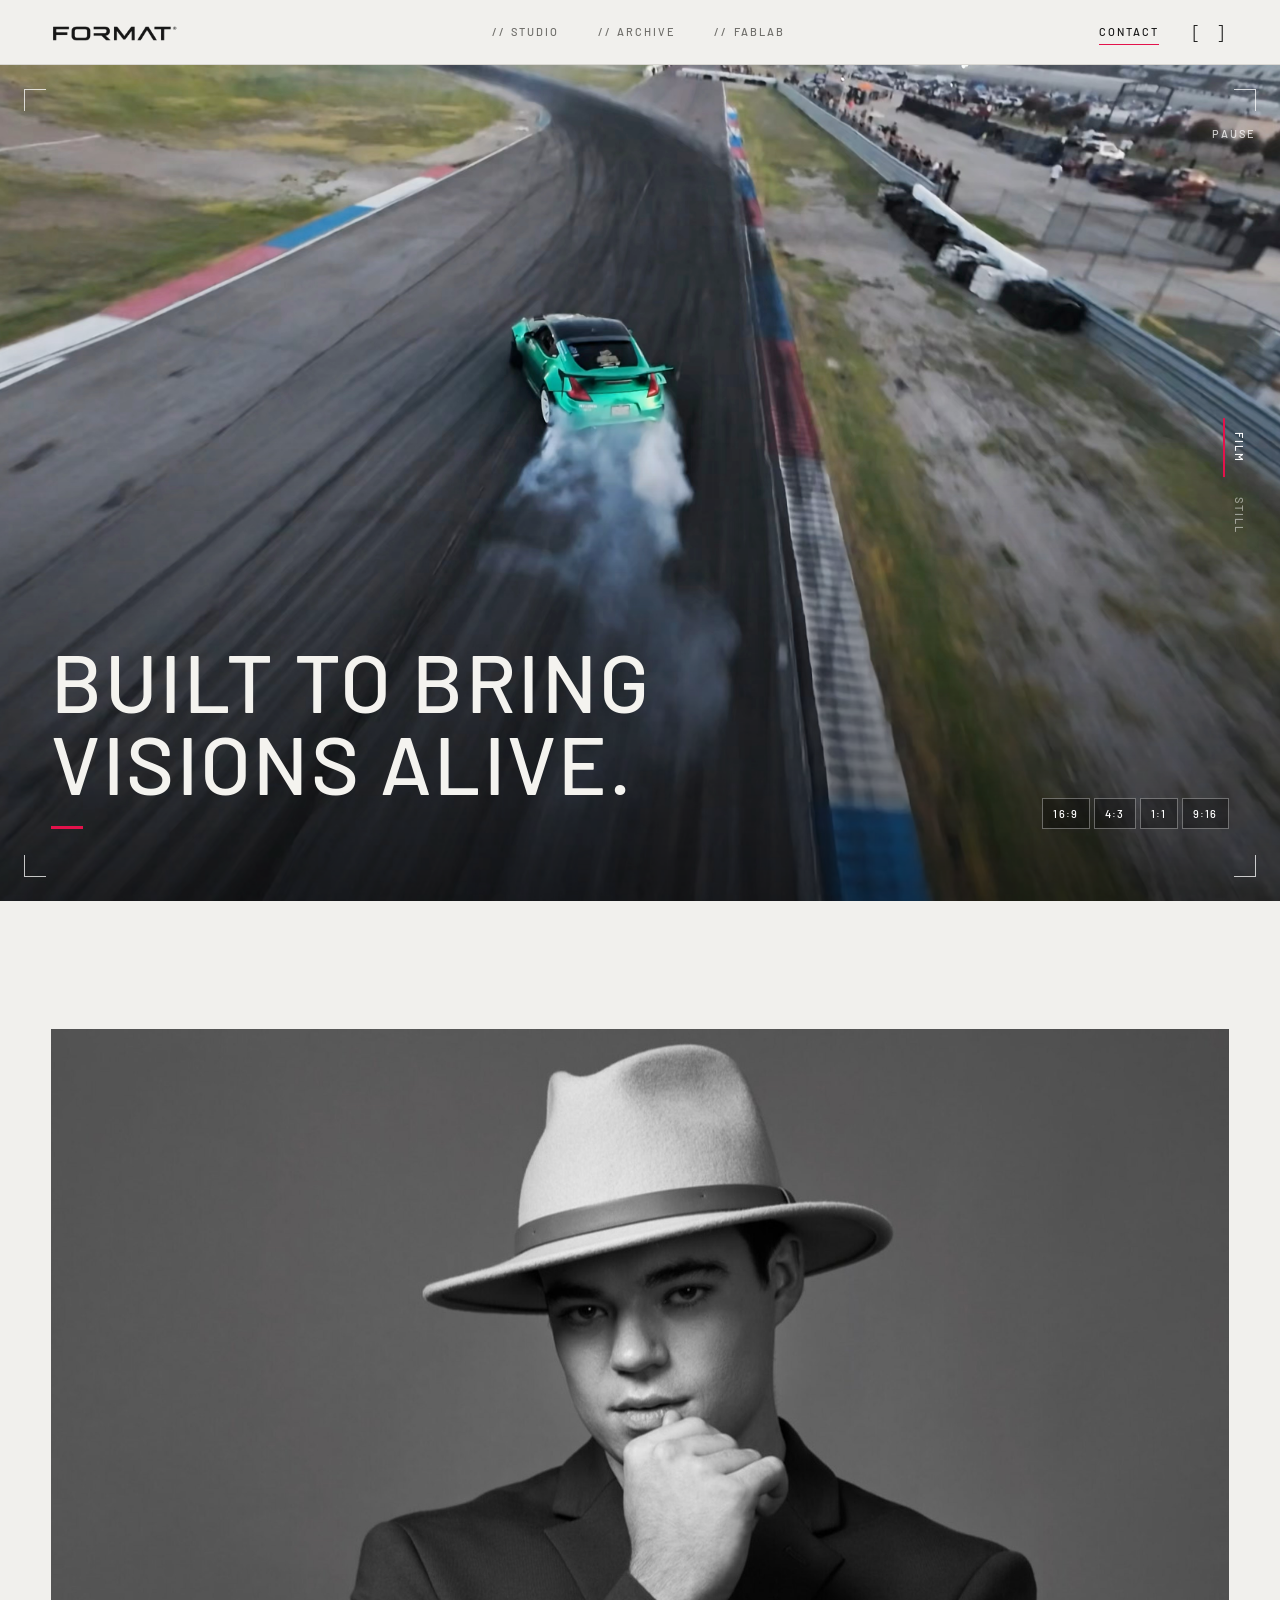
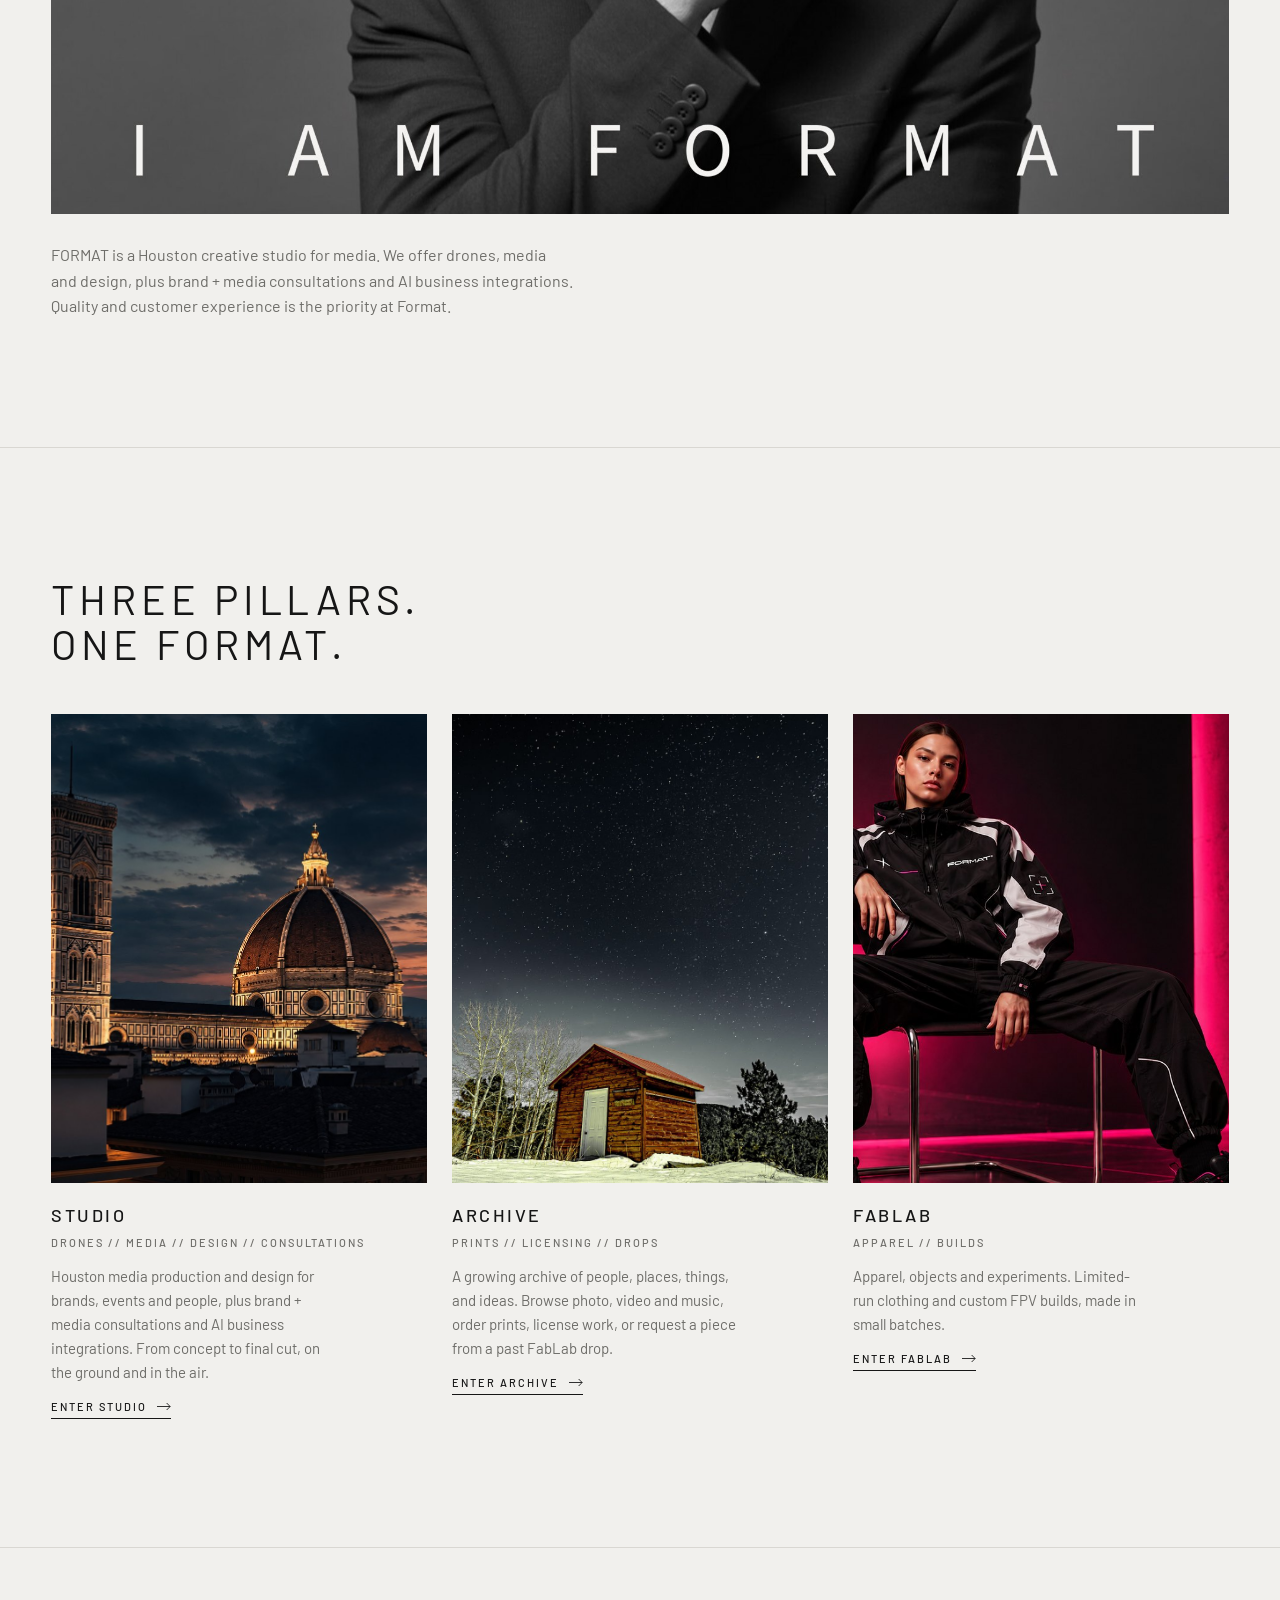
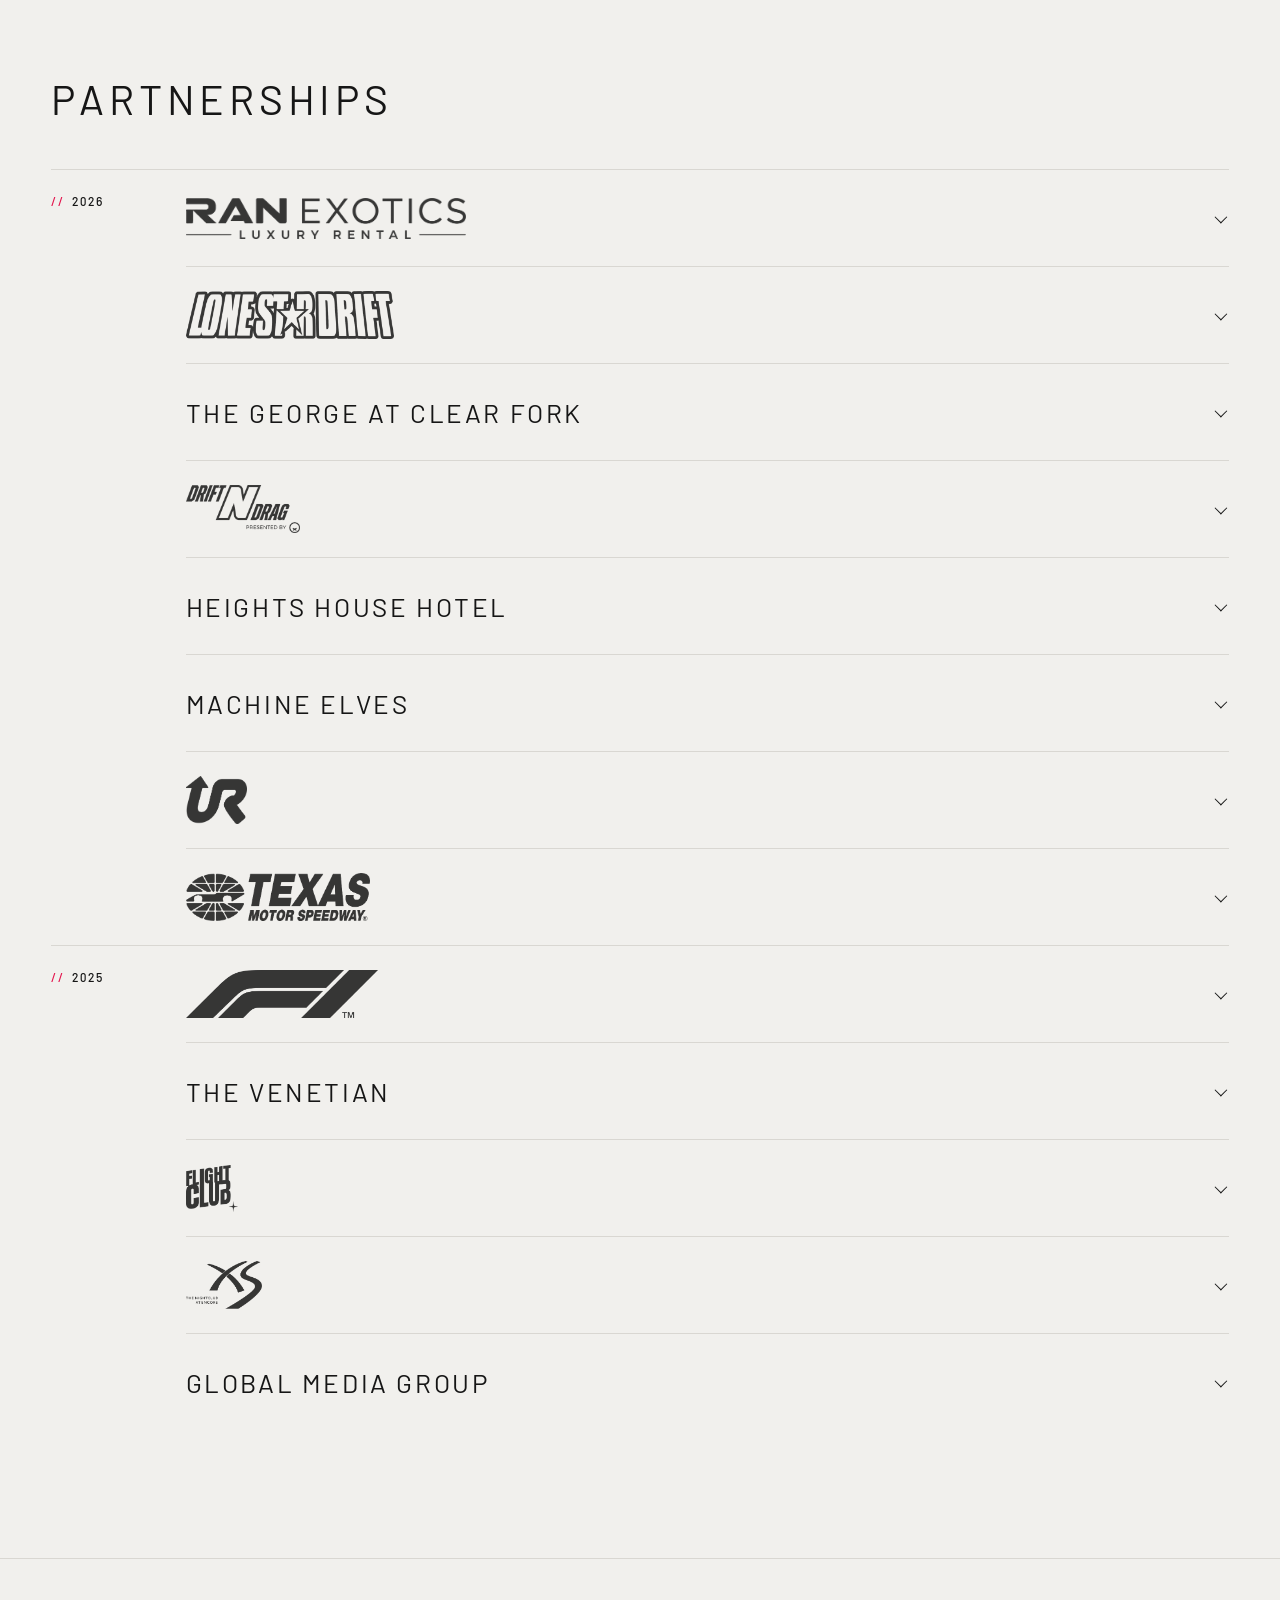
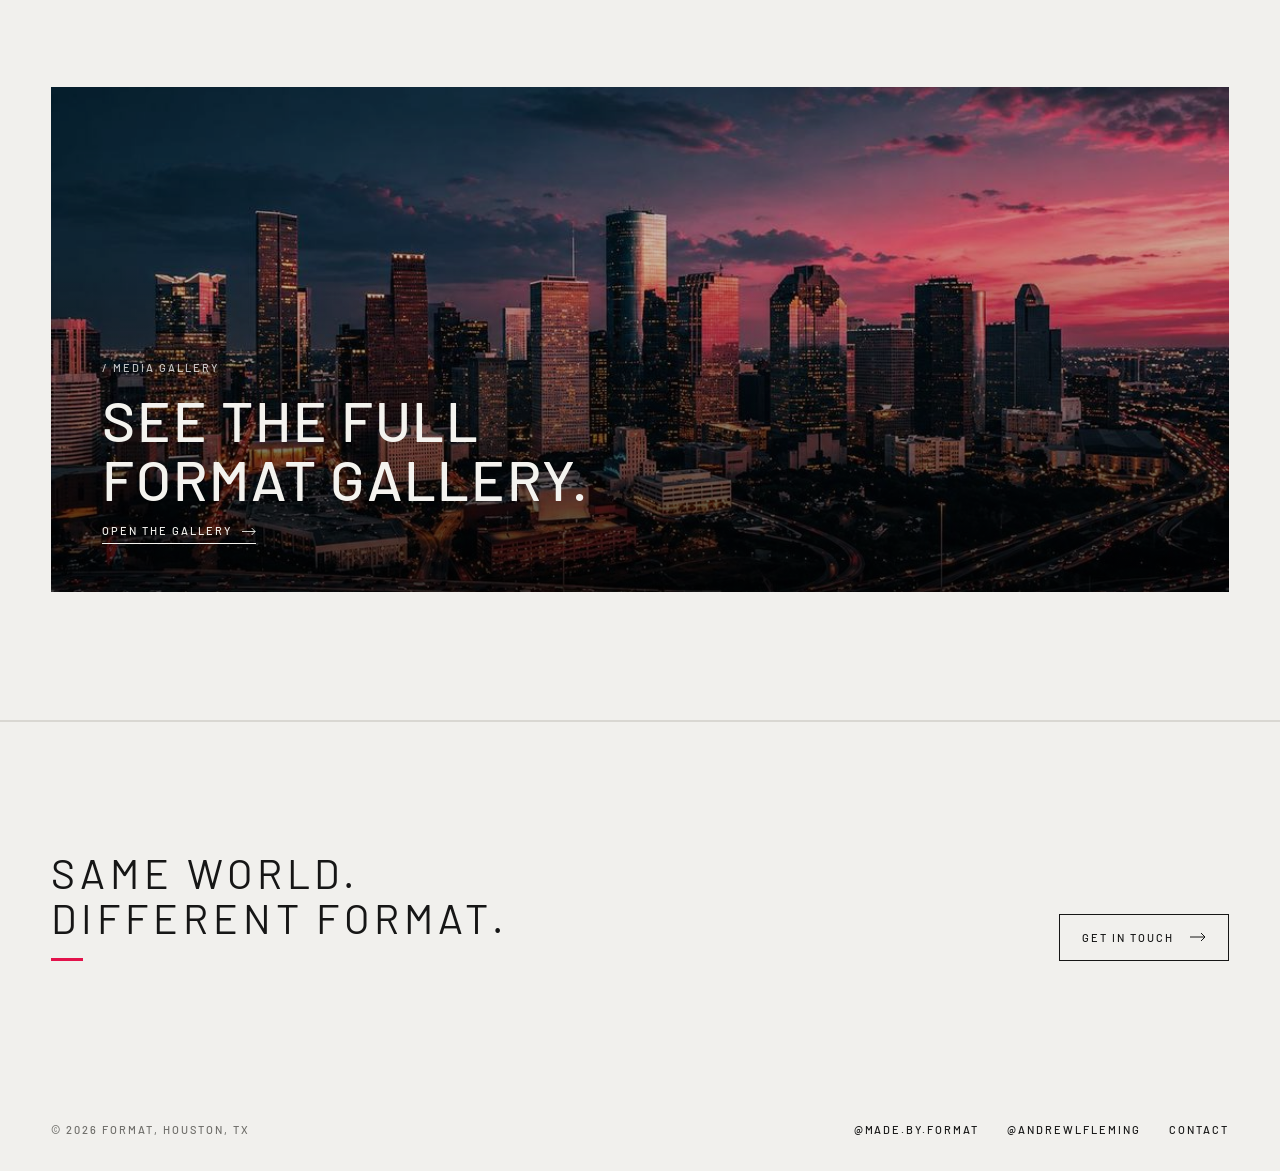
<file: index.html>
<!DOCTYPE html>
<html lang="en">
<head>
<meta charset="utf-8">
<meta name="viewport" content="width=device-width, initial-scale=1, viewport-fit=cover">
<title>FORMAT | Houston Media Studio, FPV &amp; Drone Pilot</title>
<link rel="apple-touch-icon" sizes="180x180" href="/apple-touch-icon.png">
<link rel="icon" type="image/png" sizes="32x32" href="/favicon-32x32.png">
<link rel="icon" type="image/png" sizes="16x16" href="/favicon-16x16.png">
<link rel="icon" href="/favicon.ico" sizes="any">
<link rel="manifest" href="/site.webmanifest">
<meta name="apple-mobile-web-app-title" content="FORMAT">
<meta name="theme-color" content="#000000">
<meta name="description" content="FORMAT is a Houston media studio and FAA Part 107 certified FPV and drone pilot team. Automotive and motorsports content creation, brand + media consultations, AI business integrations, and FabLab motorsports and sports fashion.">
<link rel="canonical" href="https://madebyformat.com/">
<meta property="og:type" content="website">
<meta property="og:site_name" content="FORMAT">
<meta property="og:title" content="FORMAT | Houston Media Studio, FPV &amp; Drone Pilot">
<meta property="og:description" content="FORMAT is a Houston media studio and FAA Part 107 certified FPV and drone pilot team. Automotive and motorsports content creation, brand + media consultations, AI business integrations, and FabLab motorsports and sports fashion.">
<meta property="og:url" content="https://madebyformat.com/">
<meta property="og:image" content="https://madebyformat.com/assets/og-image-hero.jpg">
<meta property="og:image:width" content="1200">
<meta property="og:image:height" content="630">
<meta property="og:image:alt" content="FPV drone view of a green drift car trailing tire smoke through a corner at Texas Motor Speedway">
<meta name="twitter:card" content="summary_large_image">
<meta name="twitter:title" content="FORMAT | Houston Media Studio, FPV &amp; Drone Pilot">
<meta name="twitter:description" content="FORMAT is a Houston media studio and FAA Part 107 certified FPV and drone pilot team. Automotive and motorsports content creation, brand + media consultations, AI business integrations, and FabLab motorsports and sports fashion.">
<meta name="twitter:image" content="https://madebyformat.com/assets/og-image-hero.jpg">
<script type="application/ld+json">{"@context":"https://schema.org","@graph":[{"@type":"WebSite","@id":"https://madebyformat.com/#website","url":"https://madebyformat.com/","name":"FORMAT","publisher":{"@id":"https://madebyformat.com/#org"}},{"@type":"ProfessionalService","@id":"https://madebyformat.com/#org","name":"FORMAT","url":"https://madebyformat.com/","description":"Houston media studio: FAA Part 107 certified FPV and drone pilot, automotive and motorsports content creation, brand + media consultations, AI business integrations, and the FabLab apparel line.","image":"https://madebyformat.com/assets/og-image-hero.jpg","email":"info@madebyformat.com","address":{"@type":"PostalAddress","addressLocality":"Houston","addressRegion":"TX","addressCountry":"US"},"areaServed":[{"@type":"City","name":"Houston"},{"@type":"State","name":"Texas"}],"sameAs":["https://www.instagram.com/made.by.format/"],"knowsAbout":["Motorsports fashion","Sports fashion","Houston media production","FPV drone piloting","Drone pilot services","Automotive content creation","Motorsports photography and video","Brand and media consulting","AI business integrations"],"hasOfferCatalog":{"@type":"OfferCatalog","name":"FORMAT services","itemListElement":[{"@type":"Offer","itemOffered":{"@type":"Service","name":"FPV and drone pilot services","areaServed":"Houston, TX"}},{"@type":"Offer","itemOffered":{"@type":"Service","name":"Automotive and motorsports content creation"}},{"@type":"Offer","itemOffered":{"@type":"Service","name":"Photo and video production"}},{"@type":"Offer","itemOffered":{"@type":"Service","name":"Digital and print design: websites, apps, branding, graphics, books, magazines and print media"}},{"@type":"Offer","itemOffered":{"@type":"Service","name":"Brand and media consultations"}},{"@type":"Offer","itemOffered":{"@type":"Service","name":"AI business integrations"}},{"@type":"Offer","itemOffered":{"@type":"Product","name":"FabLab motorsports and sports fashion apparel"}}]}}]}</script>
<link rel="preconnect" href="https://fonts.googleapis.com">
<link rel="preconnect" href="https://fonts.gstatic.com" crossorigin>
<link href="https://fonts.googleapis.com/css2?family=Barlow:wght@300;400;500&display=swap" rel="stylesheet">
<style>
:root{
  --paper:#F1F0ED; --ink:#161616; --mute:#6E6D69; --line:#D9D7D2; --accent:#E3124B;
  --sans:"Barlow","DIN Alternate","Helvetica Neue",Arial,sans-serif;
  --pad:clamp(20px,4vw,56px);
  --hh:64px;
  box-sizing:border-box;
  padding-top:env(safe-area-inset-top,0px);
  padding-bottom:env(safe-area-inset-bottom,0px);
}
@media (prefers-color-scheme:dark){:root:not([data-theme="light"]){--paper:#121212;--ink:#ECEBE7;--mute:#8E8D89;--line:#2A2A2A;--accent:#FF2A63}}
:root[data-theme="dark"]{--paper:#121212;--ink:#ECEBE7;--mute:#8E8D89;--line:#2A2A2A;--accent:#FF2A63}
html{scroll-behavior:smooth;scroll-padding-top:calc(env(safe-area-inset-top,0px) + var(--hh))}
@media (prefers-reduced-motion:reduce){html{scroll-behavior:auto}*,*::before,*::after{animation:none!important;transition:none!important}}
*,*::before,*::after{box-sizing:border-box}
body{margin:0;background:var(--paper);color:var(--ink);font:400 16px/1.6 var(--sans);-webkit-font-smoothing:antialiased}
img{display:block;max-width:100%}
a{color:inherit;text-decoration:none}
:focus-visible{outline:2px solid var(--accent);outline-offset:3px}
.wrap{max-width:1280px;margin:0 auto;padding:0 var(--pad)}
.lbl{font-size:11px;letter-spacing:.18em;text-transform:uppercase;font-weight:500}
.m{color:var(--mute)}
.tick{display:block;width:32px;height:3px;background:var(--accent)}
html.theming,html.theming *{transition:background-color .35s,color .35s,border-color .35s!important}

/* header */
header{position:sticky;top:0;z-index:20;background:var(--paper);border-bottom:1px solid var(--line)}
.bar{display:flex;align-items:center;justify-content:space-between;height:64px}
.logo img{height:17px;width:auto}
.logo .lp{display:none}
@media (prefers-color-scheme:dark){:root:not([data-theme="light"]) .logo .li{display:none}:root:not([data-theme="light"]) .logo .lp{display:block}}
:root[data-theme="dark"] .logo .li{display:none}:root[data-theme="dark"] .logo .lp{display:block}
.pnav{display:flex;align-items:center;gap:clamp(18px,3vw,40px)}
.pnav a{position:relative;padding:6px 0;transition:color .3s}
.pnav .sl{color:var(--mute);margin-right:.5em;transition:color .3s}
.pnav a:hover,.pnav a[aria-current="page"]{color:var(--ink)}
.pnav a:hover .sl,.pnav a[aria-current="page"] .sl{color:var(--accent)}
.pnav a::after{content:"";position:absolute;left:0;right:0;bottom:0;height:1px;background:var(--accent);transform:scaleX(0);transform-origin:left;transition:transform .5s cubic-bezier(.77,0,.18,1)}
.pnav a[aria-current="page"]::after{transform:scaleX(1)}
.pnav a:not([aria-current]){color:var(--mute)}
.hr{display:flex;align-items:center;gap:clamp(16px,2.4vw,28px)}
.cta{border-bottom:1px solid var(--accent);padding:4px 0}
.cta:hover{color:var(--accent)}
.sl{color:var(--accent)}
.brk{white-space:nowrap;border:0;background:none;color:inherit;font:300 20px var(--sans);letter-spacing:.3em;padding:4px 0 4px .3em;cursor:pointer}
.brk:hover{color:var(--accent)}

/* hero */
.frame{position:relative;height:calc(100svh - var(--hh));min-height:520px;background:#0E0E0E;overflow:hidden;color:#F4F3EF}
.media{position:absolute;inset:0;isolation:isolate;overflow:hidden;background:#0E0E0E}
.layer{position:absolute;inset:0;width:100%;height:100%;object-fit:cover;z-index:0;opacity:0;clip-path:inset(0);will-change:clip-path,transform}
.media picture{display:contents}
#heroVid{object-position:50% 42%}#heroImg{object-position:50% 45%}
#heroVid::-webkit-media-controls,#heroVid::-webkit-media-controls-start-playback-button,#heroVid::-webkit-media-controls-overlay-play-button{display:none!important;-webkit-appearance:none}
.layer.cur{z-index:1;opacity:1}
.layer.enter{z-index:2;opacity:1;clip-path:inset(50% 0 50% 0);transform:scale(1.1)}
.layer.enter.go{clip-path:inset(0 0 0 0);transform:scale(1);transition:clip-path .95s cubic-bezier(.77,0,.18,1),transform 1.4s cubic-bezier(.16,1,.3,1)}
.layer.cur.leave{transform:scale(1.04);filter:brightness(.45) saturate(.6);transition:transform 1.2s cubic-bezier(.16,1,.3,1),filter .9s cubic-bezier(.77,0,.18,1)}
.shut{position:absolute;inset:0;pointer-events:none;z-index:1}
.shut i{position:absolute;left:0;right:0;top:50%;height:1px;background:var(--accent);opacity:0;transform:scaleX(0)}
.frame.sw .shut i{opacity:1;transform:scaleX(1);transition:transform .4s cubic-bezier(.16,1,.3,1)}
.frame.sw.go .shut i{opacity:0;transition:top .95s cubic-bezier(.77,0,.18,1),transform .4s cubic-bezier(.16,1,.3,1),opacity .35s .75s}
.frame.sw.go .shut i:first-child{top:0}.frame.sw.go .shut i:last-child{top:calc(100% - 1px)}
.mode{position:absolute;right:24px;top:50%;transform:translateY(-50%);z-index:3;display:flex;flex-direction:column;gap:6px}
.mode button{writing-mode:vertical-rl;background:none;border:0;color:rgba(255,255,255,.5);padding:14px 10px;cursor:pointer;font-family:var(--sans);transition:color .5s}
.mode button:hover,.mode button[aria-pressed="true"]{color:#fff}
.mi{position:absolute;left:0;top:0;width:2px;background:var(--accent);transition:transform .7s cubic-bezier(.77,0,.18,1),height .7s cubic-bezier(.77,0,.18,1)}
.frame.still .vp{opacity:0;pointer-events:none}
.vp{transition:opacity .5s}
.vp{position:absolute;top:56px;right:24px;z-index:3;background:none;border:0;color:rgba(255,255,255,.75);padding:6px 0;cursor:pointer;font-family:var(--sans)}
.vp:hover{color:#fff}
.scrim{position:absolute;inset:0;background:linear-gradient(0deg,rgba(0,0,0,.6),rgba(0,0,0,0) 55%)}
.c{position:absolute;width:22px;height:22px;border:0 solid rgba(255,255,255,.75)}
.tl{top:24px;left:24px;border-top-width:1px;border-left-width:1px}.tr{top:24px;right:24px;border-top-width:1px;border-right-width:1px}
.bl{bottom:24px;left:24px;border-bottom-width:1px;border-left-width:1px}.br{bottom:24px;right:24px;border-bottom-width:1px;border-right-width:1px}
.hero-copy{position:absolute;left:var(--pad);right:var(--pad);bottom:clamp(48px,8vh,88px);display:flex;justify-content:space-between;align-items:flex-end;gap:24px;flex-wrap:wrap;z-index:2}
h1{margin:0 0 22px;font-size:clamp(40px,6.4vw,96px);line-height:1;font-weight:500;letter-spacing:.03em;text-transform:uppercase}
.vf{position:absolute;left:50%;top:50%;transform:translate(-50%,-50%);border:1px solid rgba(255,255,255,.85);box-shadow:0 0 0 200vmax rgba(0,0,0,.5);transition:width .5s,height .5s,opacity .4s;opacity:0;pointer-events:none;z-index:1}
.frame[data-ar] .vf{opacity:1}
.ratios{display:flex;gap:4px}
.ratios button{background:rgba(0,0,0,.35);border:1px solid rgba(255,255,255,.35);color:#fff;font:500 11px var(--sans);letter-spacing:.12em;padding:8px 10px;cursor:pointer}
.ratios button[aria-pressed="true"]{background:var(--accent);border-color:var(--accent)}

/* sections */
section.block{padding:clamp(64px,10vw,128px) 0;border-bottom:1px solid var(--line)}
h2{margin:0;font-size:clamp(26px,3.2vw,42px);line-height:1.1;font-weight:400;letter-spacing:.12em;text-transform:uppercase}
.head{display:flex;justify-content:space-between;align-items:baseline;gap:16px;margin-bottom:clamp(28px,4vw,48px)}
.grid3{display:grid;grid-template-columns:repeat(3,1fr);gap:clamp(16px,2vw,28px)}
.ph{position:relative;overflow:hidden;background:#0E0E0E}
.ph img{width:100%;height:100%;object-fit:cover;transition:transform .6s}
a:hover .ph img{transform:scale(1.03)}
.div .ph{aspect-ratio:4/5}
.div .act{margin-top:14px;display:inline-flex;gap:10px;align-items:center;border-bottom:1px solid currentColor;padding-bottom:3px}
a:hover .act{color:var(--accent)}
.div p{margin:12px 0 0;color:var(--mute);max-width:36ch;font-size:15px;line-height:1.6}
.div h3{margin:18px 0 4px;font-size:18px;font-weight:500;letter-spacing:.14em;text-transform:uppercase}
.work .ph{aspect-ratio:3/2}
.grid4{display:grid;grid-template-columns:repeat(4,minmax(0,1fr));gap:clamp(16px,2vw,28px)}
.ph svg{display:block;transition:transform .6s}
a:hover .ph svg{transform:scale(1.03)}
@media (max-width:1024px){.grid4{grid-template-columns:repeat(2,minmax(0,1fr));row-gap:clamp(40px,6vw,64px)}}
@media (max-width:560px){.grid4{grid-template-columns:minmax(0,1fr)}}
.work .cap{display:flex;justify-content:space-between;gap:12px;padding-top:12px}

/* about */
.vh{position:absolute;width:1px;height:1px;margin:-1px;padding:0;overflow:hidden;clip:rect(0 0 0 0);white-space:nowrap;border:0}
.iam{aspect-ratio:3/2}
.iamp{max-width:58ch;color:var(--mute);margin:28px 0 0}
.gcard{position:relative;display:block;color:#F4F3EF;background:#0E0E0E;overflow:hidden}
.gcard .ph{aspect-ratio:21/9}
.gcard .ph img{opacity:.8}
.gcard::after{content:"";position:absolute;inset:0;background:linear-gradient(0deg,rgba(0,0,0,.7),rgba(0,0,0,0) 65%)}
.gtxt{position:absolute;left:clamp(20px,4vw,56px);right:clamp(20px,4vw,56px);bottom:clamp(20px,4vw,48px);z-index:1;display:flex;flex-direction:column;align-items:flex-start;gap:14px}
.gtxt .m{color:rgba(255,255,255,.75)}
.gtxt h2{margin:0;font-size:clamp(28px,4.4vw,64px);line-height:1.05;font-weight:500;letter-spacing:.03em;text-transform:uppercase}
.gcard:hover .more{color:var(--accent)}
@media (max-width:820px){.gcard .ph{aspect-ratio:4/3}}

/* contact */
.contact{display:grid;grid-template-columns:1fr 1fr;gap:clamp(32px,6vw,96px)}
.contact h2{margin-bottom:24px}
form{display:grid;gap:18px}
input,textarea{width:100%;font:400 16px var(--sans);color:var(--ink);background:transparent;border:0;border-bottom:1px solid var(--line);padding:10px 0;border-radius:0}
textarea{min-height:80px;resize:vertical}
input:focus,textarea:focus{outline:none;border-bottom-color:var(--accent)}
.btn{justify-self:start;display:inline-flex;gap:16px;align-items:center;border:1px solid var(--ink);background:none;color:inherit;padding:14px 22px;cursor:pointer}
.btn:hover{background:var(--ink);color:var(--paper)}
.sent{min-height:1.2em}

/* footer */
footer .wrap{display:flex;justify-content:space-between;align-items:center;gap:20px;flex-wrap:wrap;padding-top:32px;padding-bottom:32px}
footer .links{display:flex;gap:28px}
footer a:hover{color:var(--accent)}

/* gallery */
.more{display:inline-flex;gap:10px;align-items:center;border-bottom:1px solid currentColor;padding-bottom:3px}
.more:hover,.back:hover{color:var(--accent)}
body.g main{display:none}
body.g .gallery{display:block}
.gallery{padding:clamp(40px,6vw,80px) 0 clamp(64px,10vw,128px)}
.ghead{margin-bottom:clamp(32px,5vw,64px)}
.ghead h2{font-size:clamp(40px,6vw,88px);letter-spacing:.06em;margin:28px 0 14px}
.ghead p{margin:0 0 22px}
.back{display:inline-flex;gap:10px;align-items:center}
.gbar{position:sticky;top:var(--hh);z-index:10;background:var(--paper);display:flex;justify-content:space-between;align-items:center;gap:16px;padding:14px 0;margin-bottom:clamp(14px,2vw,24px);border-bottom:1px solid var(--line)}
.chips{display:flex;gap:clamp(16px,3vw,32px)}
.chip{background:none;border:0;border-bottom:1px solid transparent;color:var(--mute);padding:4px 0;cursor:pointer;font-family:var(--sans)}
.chip:hover{color:var(--ink)}
.chip[aria-pressed="true"]{color:var(--ink);border-bottom-color:var(--accent)}
.grid{--cols:4;--ar:1/1;display:grid;grid-template-columns:repeat(var(--cols),1fr);gap:clamp(6px,.9vw,12px)}
.grid[data-f="landscape"]{--ar:3/2}.grid[data-f="portrait"]{--ar:2/3}
.gi{display:block;width:100%;aspect-ratio:var(--ar);padding:0;border:0;background:#0E0E0E;cursor:zoom-in;overflow:hidden}
.gi[hidden]{display:none}
.gi img{width:100%;height:100%;object-fit:cover;transition:transform .6s}
.gi:hover img{transform:scale(1.03)}
.empty{padding:clamp(48px,8vw,96px) 0;max-width:36ch}
.empty[hidden]{display:none}
.gright{display:flex;align-items:center;gap:clamp(12px,2vw,20px)}
.zoom{display:flex;gap:2px}
.gbar .lbl{white-space:nowrap}
@media (max-width:520px){#gCount{display:none}.chips{gap:14px}.gbar{gap:8px}}
.zoom button{width:28px;height:28px;background:none;border:0;color:var(--mute);font:300 18px/1 var(--sans);cursor:pointer;padding:0}
.zoom button:hover:not(:disabled){color:var(--accent)}
.zoom button:disabled{color:var(--line);cursor:default}
.lb{position:fixed;inset:0;z-index:50;background:#080808;display:flex;align-items:center;justify-content:center;padding:calc(64px + env(safe-area-inset-top,0px)) clamp(12px,6vw,96px) calc(96px + env(safe-area-inset-bottom,0px));color:#EDECE8}
.lb[hidden]{display:none}
.lb img{max-width:100%;max-height:100%;object-fit:contain}
.lbc{position:absolute;top:calc(26px + env(safe-area-inset-top,0px));left:clamp(16px,4vw,40px)}
.lbx{position:absolute;top:calc(18px + env(safe-area-inset-top,0px));right:clamp(16px,4vw,40px);background:none;border:0;color:inherit;cursor:pointer;padding:8px}
.lbn{position:absolute;top:50%;transform:translateY(-50%);background:none;border:0;color:inherit;cursor:pointer;padding:18px}
.lbn:hover,.lbx:hover{color:var(--accent)}
.prev{left:4px}.next{right:4px}
.lbbar{position:absolute;left:clamp(16px,4vw,40px);right:clamp(16px,4vw,40px);bottom:calc(22px + env(safe-area-inset-bottom,0px));display:flex;justify-content:space-between;align-items:center;gap:12px 24px;flex-wrap:wrap}
.lbt{font-size:13px}
.lbact{display:flex;gap:8px}
.lbb,.lbfav{background:none;border:1px solid rgba(255,255,255,.35);color:inherit;padding:12px 16px;cursor:pointer;font-family:var(--sans)}
.lbfav{width:44px;padding:0;display:grid;place-items:center}
.lbb:hover,.lbfav:hover{border-color:var(--accent);color:var(--accent)}
.lbfav[aria-pressed="true"]{color:var(--accent);border-color:var(--accent)}
.lbfav[aria-pressed="true"] svg{fill:currentColor}
body.lock{overflow:hidden}
@media (max-width:820px){
  .lb{padding-bottom:calc(132px + env(safe-area-inset-bottom,0px))}
  .lbbar{flex-direction:column;align-items:stretch}
  .lbb{flex:1;padding:12px 6px;white-space:nowrap;letter-spacing:.12em}
  .lbn{padding:12px}
}

@media (max-width:820px){
  .grid3{grid-template-columns:1fr}
  .work .grid3{grid-template-columns:1fr 1fr}
  .div .ph{aspect-ratio:4/3}
  .about,.contact{grid-template-columns:1fr}
  #heroVid{object-position:50% 40%}#heroImg{object-position:62% 45%}
  .mode{right:12px}.mode button{padding:12px 8px}
  .vp{top:40px;right:16px}
  .scrim{background:linear-gradient(0deg,rgba(0,0,0,.7),rgba(0,0,0,0) 60%),linear-gradient(180deg,rgba(0,0,0,.35),rgba(0,0,0,0) 20%)}
  .c{width:16px;height:16px}.tl,.tr{top:16px}.bl,.br{bottom:16px}.tl,.bl{left:16px}.tr,.br{right:16px}
}
@media (max-width:640px){
  :root{--hh:108px}
  #heroImg{object-position:50% 40%}
  .bar{flex-wrap:wrap;height:auto}
  .bar>.logo{height:60px;display:flex;align-items:center}
  .hr{height:60px}
  .pnav{order:3;width:100%;justify-content:space-between;height:48px;border-top:1px solid var(--line)}
}
@media (max-width:480px){.logo img{height:13px}.brk{font-size:17px;letter-spacing:.2em}.work .grid3{grid-template-columns:1fr}}

/* two-link cards */
.acts{display:flex;gap:24px;flex-wrap:wrap}
.card a:hover .ph img{transform:scale(1.03)}
.act:hover{color:var(--accent)}
body.a main{display:none}
body.a .aipage{display:block}
.aipage{padding:clamp(40px,6vw,80px) 0 clamp(64px,10vw,128px)}
.aipage .ghead h2 .sl{color:var(--accent)}
.aipage .ghead p{max-width:44ch}
.aigrid{display:grid;grid-template-columns:repeat(3,1fr);gap:clamp(16px,2vw,28px)}
.aigrid figure{margin:0}
.slot{aspect-ratio:4/5;border:1px solid var(--line);display:grid;place-items:center;position:relative}
.slot::before,.slot::after{content:"";position:absolute;width:14px;height:14px;border:0 solid var(--mute)}
.slot::before{top:12px;left:12px;border-top-width:1px;border-left-width:1px}
.slot::after{bottom:12px;right:12px;border-bottom-width:1px;border-right-width:1px}
.slot span{font-size:clamp(28px,3vw,40px);font-weight:300;letter-spacing:.12em;color:var(--line)}
.aigrid .cap{display:flex;justify-content:space-between;gap:12px;padding-top:12px}
.aifoot{margin-top:clamp(40px,6vw,72px);display:flex;justify-content:space-between;gap:16px;flex-wrap:wrap;border-top:1px solid var(--line);padding-top:20px}
@media (max-width:820px){.aigrid{grid-template-columns:1fr 1fr 1fr;gap:8px}.aigrid .cap span:last-child{display:none}.aigrid .cap{font-size:9px}}
@media (max-width:480px){.aigrid{grid-template-columns:1fr}.aigrid .cap span:last-child{display:inline}.aigrid .cap{font-size:11px}}

/* pillar pages */
body.sub main{display:none}
.page{padding:clamp(40px,6vw,80px) 0 clamp(64px,10vw,128px)}
.ghead h2 .sl{color:var(--accent)}
.page .ghead h2{margin-bottom:10px}
.page .ghead p{max-width:44ch;margin:18px 0 22px}
.page .slot{aspect-ratio:auto;height:100%;border:0;background:#0E0E0E}
.page .slot span{color:#3A3A3A}.page .slot b{font-weight:300}
.pfoot{margin-top:clamp(40px,6vw,72px)}.pfoot:empty{display:none}
.pfoot .btn{text-decoration:none}
/* studio advisory band */
.adv{margin-top:clamp(56px,8vw,112px);padding-top:clamp(28px,4vw,48px);border-top:1px solid var(--line);display:grid;grid-template-columns:1fr 1fr;gap:clamp(28px,6vw,96px)}
.adv h3{margin:0 0 4px;font-size:18px;font-weight:500;letter-spacing:.14em;text-transform:uppercase}
.adv p{margin:12px 0 18px;color:var(--mute);max-width:40ch;font-size:15px;line-height:1.6}
.adv .act{display:inline-flex;gap:10px;align-items:center;border-bottom:1px solid currentColor;padding-bottom:3px}
.advl{list-style:none;margin:0;padding:0;border-top:1px solid var(--line)}
.advl li{display:grid;grid-template-columns:minmax(150px,.8fr) 1.2fr;gap:8px 24px;padding:18px 0;border-bottom:1px solid var(--line)}
.advl li span:first-child{font-size:12px;letter-spacing:.16em;text-transform:uppercase;font-weight:500;padding-top:2px}
.advl li .m{font-size:15px;line-height:1.55}
@media (max-width:820px){.adv{grid-template-columns:1fr}.advl li{grid-template-columns:1fr}}
/* brands */
.brands .head{align-items:flex-end}
.brands .head p{margin:0;max-width:34ch;color:var(--mute);font-size:15px}
.by{display:grid;grid-template-columns:96px minmax(0,1fr);gap:0 clamp(16px,3vw,40px);border-top:1px solid var(--line)}
.by>.yr{padding-top:22px;font-size:12px;letter-spacing:.18em;font-weight:500;font-variant-numeric:tabular-nums}
.by>.yr b{color:var(--accent);font-weight:500;margin-right:.5em}
.by+.by{margin-top:0}
.bl{list-style:none;margin:0;padding:0}
.bl details{border-bottom:1px solid var(--line)}
.bl details:last-child{border-bottom:0}
.bl summary{list-style:none;display:grid;grid-template-columns:minmax(0,1fr) 14px;gap:16px;align-items:center;min-height:96px;padding:18px 0;cursor:pointer}
.bl summary::-webkit-details-marker{display:none}
.bl .bn{display:flex;align-items:center;min-height:56px;color:var(--ink)}
.bl .bg{--lh:clamp(32px,4.5vw,48px);display:block;height:var(--lh);width:calc(var(--lh)*var(--r));max-width:min(100%,280px);background:currentColor;opacity:.85;transition:opacity .3s,background-color .3s;-webkit-mask:var(--m) left center/contain no-repeat;mask:var(--m) left center/contain no-repeat}
.bl summary:hover .bg{opacity:1;background:var(--accent)}
.bl .bw{font-size:clamp(18px,2.2vw,26px);letter-spacing:.1em;text-transform:uppercase;transition:color .3s}
.bl summary:hover .bw{color:var(--accent)}
.bl .bc{width:9px;height:9px;border-right:1px solid currentColor;border-bottom:1px solid currentColor;transform:rotate(45deg) translateY(-2px);transition:transform .35s cubic-bezier(.77,0,.18,1)}
.bl details[open] .bc{transform:rotate(-135deg);color:var(--accent)}
.bl .bd{display:grid;grid-template-columns:repeat(auto-fit,minmax(160px,1fr));gap:16px 32px;margin:0;padding:0 0 26px}
.bl .bd dt{margin:0 0 4px}
.bl .bd dd{margin:0;font-size:15px;line-height:1.5}
.bl .tgs{display:flex;flex-wrap:wrap;gap:6px}
.bl .tg{border:1px solid var(--line);padding:3px 9px;font-size:11px;letter-spacing:.12em;text-transform:uppercase}
@media (max-width:640px){.by{grid-template-columns:1fr}.by>.yr{padding:18px 0 0}}
/* closing line on every page, links to Contact */
.closer{padding:clamp(64px,10vw,128px) 0;border-top:1px solid var(--line)}
.closer .wrap{display:flex;justify-content:space-between;align-items:flex-end;gap:28px;flex-wrap:wrap}
.closer .ch{margin:0 0 18px;font-size:clamp(26px,3.2vw,42px);line-height:1.1;font-weight:400;letter-spacing:.12em;text-transform:uppercase}
.gt{display:inline-flex;gap:16px;align-items:center;border:1px solid var(--ink);padding:14px 22px;color:inherit}
.gt:hover{background:var(--ink);color:var(--paper)}
</style>
<link rel="stylesheet" href="/fx.css">
<script src="/fx.js"></script>
<script src="/analytics.js" defer></script>
</head>
<body>

<header>
  <div class="wrap bar">
    <a class="logo" href="#top" aria-label="FORMAT home"><img class="li" src="assets/2a49f35d6b.png" alt="FORMAT"><img class="lp" src="assets/de76567afb.png" alt=""></a>
    <nav class="lbl pnav" aria-label="Main"><a href="studio.html"><span class="sl">//</span>Studio</a><a href="archive.html"><span class="sl">//</span>Archive</a><a href="fablab.html"><span class="sl">//</span>FabLab</a></nav>
    <div class="hr"><a class="lbl cta" href="contact.html">Contact</a><button class="brk" id="themeBtn" type="button" aria-label="Switch to light theme" title="Switch theme">[ ]</button></div>
  </div>
</header>

<main id="top">

<section class="frame" id="frame" aria-label="Intro">
  <div class="media" id="media"><video class="layer cur" id="heroVid" autoplay muted loop playsinline preload="auto" disablepictureinpicture poster="assets/015d61f21f.jpg" aria-label="FPV drone chasing a green drift car as it slides through a corner at Texas Motor Speedway"><source src="assets/624984d829.mp4" type="video/mp4" media="(min-width:641px)"><source src="assets/ca4589f13f.mp4" type="video/mp4"></video><script>if(matchMedia("(max-width:640px)").matches)document.getElementById("heroVid").poster="assets/e14390e0ac.jpg";</script><picture><source media="(max-width:640px)" srcset="assets/d6b027239c.jpg"><img class="layer" id="heroImg" src="assets/276f16f48f.jpg" alt="FPV drone view from above of a drift car trailing tire smoke through a corner at golden hour, Texas Motor Speedway"></picture></div>
  <button class="vp lbl" id="vp" type="button" aria-pressed="false">Pause</button>
  <div class="scrim" aria-hidden="true"></div>
  <div class="shut" aria-hidden="true"><i></i><i></i></div>
  <div class="mode" id="mode" role="group" aria-label="Hero media"><span class="mi" aria-hidden="true"></span><button class="lbl" type="button" data-m="film" aria-pressed="true">Film</button><button class="lbl" type="button" data-m="still" aria-pressed="false">Still</button></div>
  <div class="vf" id="vf"></div>
  <i class="c tl" aria-hidden="true"></i><i class="c tr" aria-hidden="true"></i><i class="c bl" aria-hidden="true"></i><i class="c br" aria-hidden="true"></i>
  <div class="hero-copy">
    <div>
      <h1>Built to bring<br>visions alive.</h1>
      <span class="tick"></span>
    </div>
    <div class="ratios" role="group" aria-label="Preview framing">
      <button data-ar="16:9" aria-pressed="false">16:9</button>
      <button data-ar="4:3" aria-pressed="false">4:3</button>
      <button data-ar="1:1" aria-pressed="false">1:1</button>
      <button data-ar="9:16" aria-pressed="false">9:16</button>
    </div>
  </div>
</section>

<section class="block" id="about" aria-labelledby="aboutH">
  <div class="wrap">
    <h2 id="aboutH" class="vh">I am Format.</h2>
    <div class="ph iam"><img src="assets/i-am-format-wide.jpg" width="2000" height="1325" alt="I AM FORMAT: black and white portrait of a person in a fedora and dark suit, hand at chin, looking at the camera" loading="lazy"></div>
    <p class="iamp">FORMAT is a Houston creative studio for media. We offer drones, media and design, plus brand + media consultations and AI business integrations. Quality and customer experience is the priority at Format.</p>
  </div>
</section>

<section class="block" aria-labelledby="whatH">
  <div class="wrap">
  <div class="head"><h2 id="whatH">Three pillars.<br>One format.</h2></div>
  <div class="grid3 div">
    <a href="studio.html"><div class="ph"><img src="assets/b3031f081b.jpg" alt="Florence Cathedral dome and bell tower lit at dusk above the rooftops" loading="lazy"></div><h3>Studio</h3><div class="lbl m">Drones // Media // Design // Consultations</div><p>Houston media production and design for brands, events and people, plus brand + media consultations and AI business integrations. From concept to final cut, on the ground and in the air.</p><div class="lbl act">Enter Studio <svg width="14" height="9" viewBox="0 0 16 10" fill="none" stroke="currentColor"><path d="M0 5h15M11 1l4 4-4 4"/></svg></div></a>
    <a href="archive.html"><div class="ph"><img src="assets/10d3b531e5.jpg" alt="Small red-roofed cabin in snow under a sky full of stars" loading="lazy"></div><h3>Archive</h3><div class="lbl m">Prints // Licensing // Drops</div><p>A growing archive of people, places, things, and ideas. Browse photo, video and music, order prints, license work, or request a piece from a past FabLab drop.</p><div class="lbl act">Enter Archive <svg width="14" height="9" viewBox="0 0 16 10" fill="none" stroke="currentColor"><path d="M0 5h15M11 1l4 4-4 4"/></svg></div></a>
    <a href="fablab.html"><div class="ph"><img src="assets/7bb9df16f7.jpg" alt="Model seated on a chrome chair in a black and white FORMAT track jacket under red light" loading="lazy" style="object-position:50% 0"></div><h3>FabLab</h3><div class="lbl m">Apparel // Builds</div><p>Apparel, objects and experiments. Limited-run clothing and custom FPV builds, made in small batches.</p><div class="lbl act">Enter FabLab <svg width="14" height="9" viewBox="0 0 16 10" fill="none" stroke="currentColor"><path d="M0 5h15M11 1l4 4-4 4"/></svg></div></a>
  </div>
  </div>
</section>

<section class="block brands" id="clients" aria-labelledby="clientsH">
  <div class="wrap">
    <div class="head"><h2 id="clientsH">Partnerships</h2></div>
      <div class="by"><div class="yr lbl"><b>//</b>2026</div><div class="bl">
        <details><summary><span class="bn"><span class="bg" role="img" aria-label="Ran Exotics" style="--m:url(assets/logos/ran-exotics.png);--r:6.80"></span></span><span class="bc" aria-hidden="true"></span></summary><dl class="bd"><div><dt class="lbl m">Industry</dt><dd>Automotive</dd></div><div><dt class="lbl m">What we did</dt><dd><span class="tgs"><span class="tg">FPV</span></span></dd></div><div><dt class="lbl m">Location</dt><dd>Houston, TX</dd></div></dl></details>
        <details><summary><span class="bn"><span class="bg" role="img" aria-label="Lone Star Drifts" style="--m:url(assets/logos/lone-star-drifts.png);--r:4.35"></span></span><span class="bc" aria-hidden="true"></span></summary><dl class="bd"><div><dt class="lbl m">Industry</dt><dd>Motorsports</dd></div><div><dt class="lbl m">What we did</dt><dd><span class="tgs"><span class="tg">FPV</span><span class="tg">Video</span></span></dd></div><div><dt class="lbl m">Location</dt><dd>Texas + Nationwide</dd></div></dl></details>
        <details><summary><span class="bn"><span class="bw">The George at Clear Fork</span></span><span class="bc" aria-hidden="true"></span></summary><dl class="bd"><div><dt class="lbl m">Industry</dt><dd>Real Estate</dd></div><div><dt class="lbl m">What we did</dt><dd><span class="tgs"><span class="tg">FPV</span><span class="tg">Social Media Content</span></span></dd></div><div><dt class="lbl m">Location</dt><dd>Fort Worth, TX</dd></div></dl></details>
        <details><summary><span class="bn"><span class="bg" role="img" aria-label="Drift ’n Drag" style="--m:url(assets/logos/drift-n-drag.png);--r:2.38"></span></span><span class="bc" aria-hidden="true"></span></summary><dl class="bd"><div><dt class="lbl m">Industry</dt><dd>Motorsports</dd></div><div><dt class="lbl m">What we did</dt><dd><span class="tgs"><span class="tg">FPV</span><span class="tg">Social Media Content</span></span></dd></div><div><dt class="lbl m">Location</dt><dd>Fort Worth, TX</dd></div></dl></details>
        <details><summary><span class="bn"><span class="bw">Heights House Hotel</span></span><span class="bc" aria-hidden="true"></span></summary><dl class="bd"><div><dt class="lbl m">Industry</dt><dd>Hospitality + Entertainment</dd></div><div><dt class="lbl m">What we did</dt><dd><span class="tgs"><span class="tg">FPV</span></span></dd></div><div><dt class="lbl m">Location</dt><dd>Houston, TX</dd></div></dl></details>
        <details><summary><span class="bn"><span class="bw">Machine Elves</span></span><span class="bc" aria-hidden="true"></span></summary><dl class="bd"><div><dt class="lbl m">Industry</dt><dd>Music + Arts Collective</dd></div><div><dt class="lbl m">What we did</dt><dd><span class="tgs"><span class="tg">FPV</span><span class="tg">Social Media Content</span><span class="tg">Event Logistics</span></span></dd></div><div><dt class="lbl m">Location</dt><dd>Houston, TX</dd></div></dl></details>
        <details><summary><span class="bn"><span class="bg" role="img" aria-label="Urban Racing" style="--m:url(assets/logos/urban-racing.png);--r:1.28"></span></span><span class="bc" aria-hidden="true"></span></summary><dl class="bd"><div><dt class="lbl m">Industry</dt><dd>Motorsports</dd></div><div><dt class="lbl m">What we did</dt><dd><span class="tgs"><span class="tg">Media</span></span></dd></div><div><dt class="lbl m">Location</dt><dd>Fort Worth, TX</dd></div></dl></details>
        <details><summary><span class="bn"><span class="bg" role="img" aria-label="Texas Motor Speedway" style="--m:url(assets/logos/texas-motor-speedway.png);--r:3.85"></span></span><span class="bc" aria-hidden="true"></span></summary><dl class="bd"><div><dt class="lbl m">Industry</dt><dd>Motorsports</dd></div><div><dt class="lbl m">What we did</dt><dd><span class="tgs"><span class="tg">FPV</span><span class="tg">Media</span></span></dd></div><div><dt class="lbl m">Location</dt><dd>Fort Worth, TX</dd></div></dl></details>
      </div></div>
      <div class="by"><div class="yr lbl"><b>//</b>2025</div><div class="bl">
        <details><summary><span class="bn"><span class="bg" role="img" aria-label="F1 Vegas" style="--m:url(assets/logos/f1-vegas.png);--r:4.00"></span></span><span class="bc" aria-hidden="true"></span></summary><dl class="bd"><div><dt class="lbl m">Industry</dt><dd>Motorsports</dd></div><div><dt class="lbl m">What we did</dt><dd><span class="tgs"><span class="tg">FPV</span><span class="tg">Visual Observer</span><span class="tg">Media</span></span></dd></div><div><dt class="lbl m">Location</dt><dd>Las Vegas, NV</dd></div></dl></details>
        <details><summary><span class="bn"><span class="bw">The Venetian</span></span><span class="bc" aria-hidden="true"></span></summary><dl class="bd"><div><dt class="lbl m">Industry</dt><dd>Hospitality</dd></div><div><dt class="lbl m">What we did</dt><dd><span class="tgs"><span class="tg">Event Promotions</span><span class="tg">FPV</span><span class="tg">Media</span></span></dd></div><div><dt class="lbl m">Location</dt><dd>Las Vegas, NV</dd></div></dl></details>
        <details><summary><span class="bn"><span class="bg" role="img" aria-label="Flight Club" style="--m:url(assets/logos/flight-club.png);--r:1.10"></span></span><span class="bc" aria-hidden="true"></span></summary><dl class="bd"><div><dt class="lbl m">Industry</dt><dd>FPV Community</dd></div><div><dt class="lbl m">What we did</dt><dd><span class="tgs"><span class="tg">Member</span><span class="tg">FPV</span><span class="tg">Event Organization</span><span class="tg">Event Promotions</span><span class="tg">Graphics</span><span class="tg">Apparel</span></span></dd></div><div><dt class="lbl m">Location</dt><dd>Las Vegas, NV + Nationwide</dd></div></dl></details>
        <details><summary><span class="bn"><span class="bg" role="img" aria-label="XS Nightclub" style="--m:url(assets/logos/xs-nightclub.png);--r:1.60"></span></span><span class="bc" aria-hidden="true"></span></summary><dl class="bd"><div><dt class="lbl m">Industry</dt><dd>Entertainment</dd></div><div><dt class="lbl m">What we did</dt><dd><span class="tgs"><span class="tg">FPV</span><span class="tg">Media</span></span></dd></div><div><dt class="lbl m">Location</dt><dd>Las Vegas, NV</dd></div></dl></details>
        <details><summary><span class="bn"><span class="bw">Global Media Group</span></span><span class="bc" aria-hidden="true"></span></summary><dl class="bd"><div><dt class="lbl m">Industry</dt><dd>Media Management</dd></div><div><dt class="lbl m">What we did</dt><dd><span class="tgs"><span class="tg">Media</span><span class="tg">FPV Logistics</span></span></dd></div><div><dt class="lbl m">Location</dt><dd>Las Vegas, NV</dd></div></dl></details>
      </div></div>
  </div>
</section>

<section class="block gcta" id="work" aria-labelledby="workH">
  <div class="wrap">
    <a class="gcard" href="archive.html#gallery">
      <div class="ph"><img src="assets/de5baf7b64.jpg" width="1100" height="618" alt="Houston skyline at dusk from above with lit freeways" loading="lazy"></div>
      <div class="gtxt">
        <span class="lbl m">/ Media gallery</span>
        <h2 id="workH">See the full<br>FORMAT gallery.</h2>
        <span class="lbl more">Open the gallery <svg width="14" height="9" viewBox="0 0 16 10" fill="none" stroke="currentColor"><path d="M0 5h15M11 1l4 4-4 4"/></svg></span>
      </div>
    </a>
  </div>
</section>

<section class="closer" aria-label="Contact"><div class="wrap"><div><h2 class="ch">Same world.<br>Different format.</h2><span class="tick"></span></div><a class="gt lbl" href="contact.html">Get in touch <svg width="16" height="10" viewBox="0 0 16 10" fill="none" stroke="currentColor"><path d="M0 5h15M11 1l4 4-4 4"/></svg></a></div></section>

</main>

<footer>
  <div class="wrap lbl">
    <span class="m">© 2026 FORMAT, Houston, TX</span>
    <div class="links">
      <a href="https://www.instagram.com/made.by.format/" target="_blank" rel="noopener">@made.by.format</a>
      <a href="https://www.instagram.com/andrewlfleming/" target="_blank" rel="noopener">@andrewlfleming</a>
      <a href="contact.html">Contact</a>
    </div>
  </div>
</footer>

<script>
(function(){
  // [ ] toggles light / dark and remembers the choice
  var root=document.documentElement,tb=document.getElementById('themeBtn'),mq=window.matchMedia('(prefers-color-scheme: dark)');
  function themeNow(){return root.getAttribute('data-theme')||(mq.matches?'dark':'light')}
  function label(){tb.setAttribute('aria-label','Switch to '+(themeNow()==='dark'?'light':'dark')+' theme')}
  try{var s=localStorage.getItem('format-theme');if(s)root.setAttribute('data-theme',s)}catch(e){}
  label();
  tb.addEventListener('click',function(){
    var next=themeNow()==='dark'?'light':'dark';
    root.classList.add('theming');root.setAttribute('data-theme',next);label();
    try{localStorage.setItem('format-theme',next)}catch(e){}
    setTimeout(function(){root.classList.remove('theming')},400);
  });
  if(mq.addEventListener)mq.addEventListener('change',label);

  // links to the other FORMAT pages open at the top level
  function go(u){try{window.top.location.href=u}catch(e){window.open(u,'_blank','noopener')}}
  [].slice.call(document.querySelectorAll('a[data-ext]')).forEach(function(a){a.addEventListener('click',function(e){e.preventDefault();go(a.href)})});
  // Film / Still switch: the new frame opens from a line, like a shutter
  var fr=document.getElementById('frame'),hi=document.getElementById('heroImg'),mode=document.getElementById('mode'),mi=mode.querySelector('.mi'),mbs=[].slice.call(mode.querySelectorAll('button'));
  var reduce=window.matchMedia('(prefers-reduced-motion: reduce)'),curM='film',busy=null;
  function ind(){var b=mode.querySelector('[aria-pressed="true"]');mi.style.height=b.offsetHeight+'px';mi.style.transform='translateY('+b.offsetTop+'px)'}
  function setMode(m,instant){
    if(m===curM&&!instant)return;
    var inc=m==='film'?hv:hi,out=m==='film'?hi:hv;curM=m;
    mbs.forEach(function(b){b.setAttribute('aria-pressed',b.dataset.m===m)});ind();
    fr.classList.toggle('still',m==='still');
    try{localStorage.setItem('format-hero',m)}catch(e){}
    if(m==='film')playHero();
    clearTimeout(busy);[hv,hi].forEach(function(l){l.classList.remove('enter','go','leave')});fr.classList.remove('sw','go');
    function done(){out.classList.remove('cur','leave');inc.classList.remove('enter','go');inc.classList.add('cur');fr.classList.remove('sw','go');if(m==='still')hv.pause()}
    if(instant||reduce.matches){done();return}
    inc.classList.add('enter');fr.classList.add('sw');void inc.offsetWidth;
    requestAnimationFrame(function(){inc.classList.add('go');out.classList.add('leave');fr.classList.add('go')});
    busy=setTimeout(done,1300);
  }
  mbs.forEach(function(b){b.addEventListener('click',function(){setMode(b.dataset.m)})});
  window.addEventListener('resize',ind);
  var saved=null;try{saved=localStorage.getItem('format-hero')}catch(e){}
  ind();

  // hero video: pause control, and stay still for reduced-motion visitors
  var hv=document.getElementById('heroVid'),vp=document.getElementById('vp');
  function vpSync(){var p=hv.paused;vp.textContent=p?'Play':'Pause';vp.setAttribute('aria-pressed',p)}
  vp.addEventListener('click',function(){if(hv.paused){var r=hv.play();if(r&&r.catch)r.catch(function(){})}else hv.pause()});
  hv.addEventListener('play',vpSync);hv.addEventListener('pause',vpSync);
  // start the hero film on load; if the browser blocks autoplay, start it on the first touch, click, scroll or key
  function playHero(){hv.muted=true;var r=hv.play();if(r&&r.catch)r.catch(function(){})}
  var kick=['touchstart','pointerdown','scroll','keydown'];
  function onKick(e){if(e&&e.target===vp)return;kick.forEach(function(e){window.removeEventListener(e,onKick,true)});if(hv.paused&&curM==='film')playHero()}
  kick.forEach(function(e){window.addEventListener(e,onKick,{capture:true,passive:true})});
  if(hv.readyState>=2)playHero();else hv.addEventListener('canplay',function(){if(hv.paused&&curM==='film')playHero()},{once:true});
  playHero();
  vpSync();
  if(saved==='still')setMode('still',true);

  // ratio buttons reframe the hero
  var frame=document.getElementById('frame'),vf=document.getElementById('vf'),btns=frame.querySelectorAll('.ratios button'),ar=null;
  function fit(){if(!ar)return;var p=ar.split(':'),r=p[0]/p[1],W=frame.clientWidth-80,H=frame.clientHeight-80,w=W,h=w/r;if(h>H){h=H;w=h*r}vf.style.width=w+'px';vf.style.height=h+'px'}
  btns.forEach(function(b){b.addEventListener('click',function(){
    if(ar===b.dataset.ar){ar=null;frame.removeAttribute('data-ar');b.setAttribute('aria-pressed','false');return}
    ar=b.dataset.ar;frame.setAttribute('data-ar',ar);btns.forEach(function(x){x.setAttribute('aria-pressed',x===b)});fit();
  })});
  window.addEventListener('resize',fit);

})();
</script>
</body>
</html>
</file>
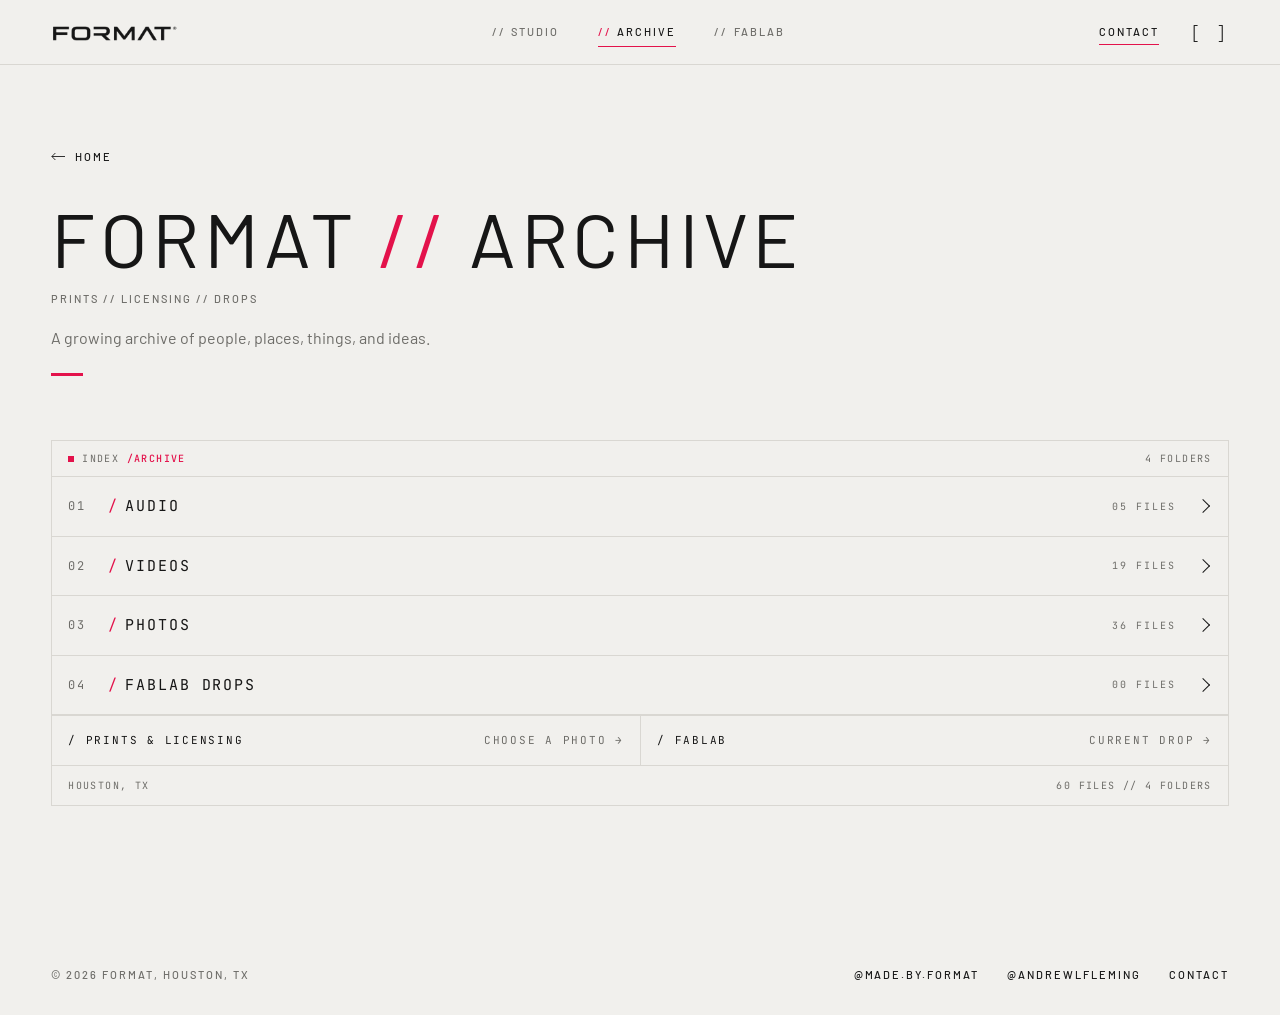
<file: archive.html>
<!DOCTYPE html>
<html lang="en">
<head>
<meta charset="utf-8">
<meta name="viewport" content="width=device-width, initial-scale=1, viewport-fit=cover">
<title>FORMAT // Archive | Motorsports &amp; Automotive Photo, Video</title>
<link rel="apple-touch-icon" sizes="180x180" href="/apple-touch-icon.png">
<link rel="icon" type="image/png" sizes="32x32" href="/favicon-32x32.png">
<link rel="icon" type="image/png" sizes="16x16" href="/favicon-16x16.png">
<link rel="icon" href="/favicon.ico" sizes="any">
<link rel="manifest" href="/site.webmanifest">
<meta name="apple-mobile-web-app-title" content="FORMAT">
<meta name="theme-color" content="#000000">
<meta name="description" content="The FORMAT archive from Houston: motorsports, automotive, aerial and FPV photo, video and music. Order prints, license work, or request a piece from a past FabLab motorsports fashion drop.">
<link rel="canonical" href="https://madebyformat.com/archive.html">
<meta property="og:type" content="website">
<meta property="og:site_name" content="FORMAT">
<meta property="og:title" content="FORMAT // Archive | Motorsports &amp; Automotive Photo, Video">
<meta property="og:description" content="The FORMAT archive from Houston: motorsports, automotive, aerial and FPV photo, video and music. Order prints, license work, or request a piece from a past FabLab motorsports fashion drop.">
<meta property="og:url" content="https://madebyformat.com/archive.html">
<meta property="og:image" content="https://madebyformat.com/assets/og-image-hero.jpg">
<meta property="og:image:width" content="1200">
<meta property="og:image:height" content="630">
<meta property="og:image:alt" content="FPV drone view of a green drift car trailing tire smoke through a corner at Texas Motor Speedway">
<meta name="twitter:card" content="summary_large_image">
<meta name="twitter:title" content="FORMAT // Archive | Motorsports &amp; Automotive Photo, Video">
<meta name="twitter:description" content="The FORMAT archive from Houston: motorsports, automotive, aerial and FPV photo, video and music. Order prints, license work, or request a piece from a past FabLab motorsports fashion drop.">
<meta name="twitter:image" content="https://madebyformat.com/assets/og-image-hero.jpg">
<link rel="preconnect" href="https://fonts.googleapis.com">
<link rel="preconnect" href="https://fonts.gstatic.com" crossorigin>
<link href="https://fonts.googleapis.com/css2?family=Barlow:wght@300;400;500&family=JetBrains+Mono:wght@300;400;500&display=swap" rel="stylesheet">
<style>
:root{
  --paper:#F1F0ED; --ink:#161616; --mute:#6E6D69; --line:#D9D7D2; --accent:#E3124B;
  --sans:"Barlow","DIN Alternate","Helvetica Neue",Arial,sans-serif;
  --pad:clamp(20px,4vw,56px);
  --hh:64px;
  box-sizing:border-box;
  padding-top:env(safe-area-inset-top,0px);
  padding-bottom:env(safe-area-inset-bottom,0px);
}
@media (prefers-color-scheme:dark){:root:not([data-theme="light"]){--paper:#121212;--ink:#ECEBE7;--mute:#8E8D89;--line:#2A2A2A;--accent:#FF2A63}}
:root[data-theme="dark"]{--paper:#121212;--ink:#ECEBE7;--mute:#8E8D89;--line:#2A2A2A;--accent:#FF2A63}
html{scroll-behavior:smooth;scroll-padding-top:calc(env(safe-area-inset-top,0px) + var(--hh))}
@media (prefers-reduced-motion:reduce){html{scroll-behavior:auto}*,*::before,*::after{animation:none!important;transition:none!important}}
*,*::before,*::after{box-sizing:border-box}
body{margin:0;background:var(--paper);color:var(--ink);font:400 16px/1.6 var(--sans);-webkit-font-smoothing:antialiased}
img{display:block;max-width:100%}
a{color:inherit;text-decoration:none}
:focus-visible{outline:2px solid var(--accent);outline-offset:3px}
.wrap{max-width:1280px;margin:0 auto;padding:0 var(--pad)}
.lbl{font-size:11px;letter-spacing:.18em;text-transform:uppercase;font-weight:500}
.m{color:var(--mute)}
.tick{display:block;width:32px;height:3px;background:var(--accent)}
html.theming,html.theming *{transition:background-color .35s,color .35s,border-color .35s!important}

/* header */
header{position:sticky;top:0;z-index:20;background:var(--paper);border-bottom:1px solid var(--line)}
.bar{display:flex;align-items:center;justify-content:space-between;height:64px}
.logo img{height:17px;width:auto}
.logo .lp{display:none}
@media (prefers-color-scheme:dark){:root:not([data-theme="light"]) .logo .li{display:none}:root:not([data-theme="light"]) .logo .lp{display:block}}
:root[data-theme="dark"] .logo .li{display:none}:root[data-theme="dark"] .logo .lp{display:block}
.pnav{display:flex;align-items:center;gap:clamp(18px,3vw,40px)}
.pnav a{position:relative;padding:6px 0;transition:color .3s}
.pnav .sl{color:var(--mute);margin-right:.5em;transition:color .3s}
.pnav a:hover,.pnav a[aria-current="page"]{color:var(--ink)}
.pnav a:hover .sl,.pnav a[aria-current="page"] .sl{color:var(--accent)}
.pnav a::after{content:"";position:absolute;left:0;right:0;bottom:0;height:1px;background:var(--accent);transform:scaleX(0);transform-origin:left;transition:transform .5s cubic-bezier(.77,0,.18,1)}
.pnav a[aria-current="page"]::after{transform:scaleX(1)}
.pnav a:not([aria-current]){color:var(--mute)}
.hr{display:flex;align-items:center;gap:clamp(16px,2.4vw,28px)}
.cta{border-bottom:1px solid var(--accent);padding:4px 0}
.cta:hover{color:var(--accent)}
.sl{color:var(--accent)}
.brk{white-space:nowrap;border:0;background:none;color:inherit;font:300 20px var(--sans);letter-spacing:.3em;padding:4px 0 4px .3em;cursor:pointer}
.brk:hover{color:var(--accent)}

/* hero */
.frame{position:relative;height:calc(100svh - var(--hh));min-height:520px;max-height:900px;background:#0E0E0E;overflow:hidden;color:#F4F3EF}
.media{position:absolute;inset:0;isolation:isolate;overflow:hidden;background:#0E0E0E}
.layer{position:absolute;inset:0;width:100%;height:100%;object-fit:cover;z-index:0;opacity:0;clip-path:inset(0);will-change:clip-path,transform}
.media picture{display:contents}
#heroVid{object-position:50% 42%}#heroImg{object-position:50% 45%}
.layer.cur{z-index:1;opacity:1}
.layer.enter{z-index:2;opacity:1;clip-path:inset(50% 0 50% 0);transform:scale(1.1)}
.layer.enter.go{clip-path:inset(0 0 0 0);transform:scale(1);transition:clip-path .95s cubic-bezier(.77,0,.18,1),transform 1.4s cubic-bezier(.16,1,.3,1)}
.layer.cur.leave{transform:scale(1.04);filter:brightness(.45) saturate(.6);transition:transform 1.2s cubic-bezier(.16,1,.3,1),filter .9s cubic-bezier(.77,0,.18,1)}
.shut{position:absolute;inset:0;pointer-events:none;z-index:1}
.shut i{position:absolute;left:0;right:0;top:50%;height:1px;background:var(--accent);opacity:0;transform:scaleX(0)}
.frame.sw .shut i{opacity:1;transform:scaleX(1);transition:transform .4s cubic-bezier(.16,1,.3,1)}
.frame.sw.go .shut i{opacity:0;transition:top .95s cubic-bezier(.77,0,.18,1),transform .4s cubic-bezier(.16,1,.3,1),opacity .35s .75s}
.frame.sw.go .shut i:first-child{top:0}.frame.sw.go .shut i:last-child{top:calc(100% - 1px)}
.mode{position:absolute;right:24px;top:50%;transform:translateY(-50%);z-index:3;display:flex;flex-direction:column;gap:6px}
.mode button{writing-mode:vertical-rl;background:none;border:0;color:rgba(255,255,255,.5);padding:14px 10px;cursor:pointer;font-family:var(--sans);transition:color .5s}
.mode button:hover,.mode button[aria-pressed="true"]{color:#fff}
.mi{position:absolute;left:0;top:0;width:2px;background:var(--accent);transition:transform .7s cubic-bezier(.77,0,.18,1),height .7s cubic-bezier(.77,0,.18,1)}
.frame.still .vp{opacity:0;pointer-events:none}
.vp{transition:opacity .5s}
.vp{position:absolute;top:56px;right:24px;z-index:3;background:none;border:0;color:rgba(255,255,255,.75);padding:6px 0;cursor:pointer;font-family:var(--sans)}
.vp:hover{color:#fff}
.scrim{position:absolute;inset:0;background:linear-gradient(0deg,rgba(0,0,0,.6),rgba(0,0,0,0) 55%)}
.c{position:absolute;width:22px;height:22px;border:0 solid rgba(255,255,255,.75)}
.tl{top:24px;left:24px;border-top-width:1px;border-left-width:1px}.tr{top:24px;right:24px;border-top-width:1px;border-right-width:1px}
.bl{bottom:24px;left:24px;border-bottom-width:1px;border-left-width:1px}.br{bottom:24px;right:24px;border-bottom-width:1px;border-right-width:1px}
.hero-copy{position:absolute;left:var(--pad);right:var(--pad);bottom:clamp(48px,8vh,88px);display:flex;justify-content:space-between;align-items:flex-end;gap:24px;flex-wrap:wrap;z-index:2}
h1{margin:0 0 22px;font-size:clamp(40px,6.4vw,96px);line-height:1;font-weight:500;letter-spacing:.03em;text-transform:uppercase}
.vf{position:absolute;left:50%;top:50%;transform:translate(-50%,-50%);border:1px solid rgba(255,255,255,.85);box-shadow:0 0 0 200vmax rgba(0,0,0,.5);transition:width .5s,height .5s,opacity .4s;opacity:0;pointer-events:none;z-index:1}
.frame[data-ar] .vf{opacity:1}
.ratios{display:flex;gap:4px}
.ratios button{background:rgba(0,0,0,.35);border:1px solid rgba(255,255,255,.35);color:#fff;font:500 11px var(--sans);letter-spacing:.12em;padding:8px 10px;cursor:pointer}
.ratios button[aria-pressed="true"]{background:var(--accent);border-color:var(--accent)}

/* sections */
section.block{padding:clamp(64px,10vw,128px) 0;border-bottom:1px solid var(--line)}
h2{margin:0;font-size:clamp(26px,3.2vw,42px);line-height:1.1;font-weight:400;letter-spacing:.12em;text-transform:uppercase}
.head{display:flex;justify-content:space-between;align-items:baseline;gap:16px;margin-bottom:clamp(28px,4vw,48px)}
.grid3{display:grid;grid-template-columns:repeat(3,1fr);gap:clamp(16px,2vw,28px)}
.ph{position:relative;overflow:hidden;background:#0E0E0E}
.ph img{width:100%;height:100%;object-fit:cover;transition:transform .6s}
a:hover .ph img{transform:scale(1.03)}
.div .ph{aspect-ratio:4/5}
.div .act{margin-top:14px;display:inline-flex;gap:10px;align-items:center;border-bottom:1px solid currentColor;padding-bottom:3px}
a:hover .act{color:var(--accent)}
.div p{margin:12px 0 0;color:var(--mute);max-width:36ch;font-size:15px;line-height:1.6}
.div h3{margin:18px 0 4px;font-size:18px;font-weight:500;letter-spacing:.14em;text-transform:uppercase}
.work .ph{aspect-ratio:3/2}
.work .cap{display:flex;justify-content:space-between;gap:12px;padding-top:12px}

/* about */
.about{display:grid;grid-template-columns:1fr 1fr;gap:clamp(32px,6vw,96px);align-items:center}
.about .ph{aspect-ratio:4/5}
.about p{max-width:42ch;color:var(--mute);margin:24px 0 0}

/* contact */
.contact{display:grid;grid-template-columns:1fr 1fr;gap:clamp(32px,6vw,96px)}
.contact h2{margin-bottom:24px}
form{display:grid;gap:18px}
input,textarea{width:100%;font:400 16px var(--sans);color:var(--ink);background:transparent;border:0;border-bottom:1px solid var(--line);padding:10px 0;border-radius:0}
textarea{min-height:80px;resize:vertical}
input:focus,textarea:focus{outline:none;border-bottom-color:var(--accent)}
.btn{justify-self:start;display:inline-flex;gap:16px;align-items:center;border:1px solid var(--ink);background:none;color:inherit;padding:14px 22px;cursor:pointer}
.btn:hover{background:var(--ink);color:var(--paper)}
.sent{min-height:1.2em}

/* footer */
footer .wrap{display:flex;justify-content:space-between;align-items:center;gap:20px;flex-wrap:wrap;padding-top:32px;padding-bottom:32px}
footer .links{display:flex;gap:28px}
footer a:hover{color:var(--accent)}

/* gallery */
.more{display:inline-flex;gap:10px;align-items:center;border-bottom:1px solid currentColor;padding-bottom:3px}
.more:hover,.back:hover{color:var(--accent)}
body.g main{display:none}
body.g .gallery{display:block}
.gallery{padding:clamp(40px,6vw,80px) 0 clamp(64px,10vw,128px)}
.ghead{margin-bottom:clamp(32px,5vw,64px)}
.ghead h2{font-size:clamp(40px,6vw,88px);letter-spacing:.06em;margin:28px 0 14px}
.ghead p{margin:0 0 22px}
.back{display:inline-flex;gap:10px;align-items:center}
.gbar{position:sticky;top:var(--hh);z-index:10;background:var(--paper);display:flex;justify-content:space-between;align-items:center;gap:16px;padding:14px 0;margin-bottom:clamp(14px,2vw,24px);border-bottom:1px solid var(--line)}
.chips{display:flex;gap:clamp(16px,3vw,32px)}
.chip{background:none;border:0;border-bottom:1px solid transparent;color:var(--mute);padding:4px 0;cursor:pointer;font-family:var(--sans)}
.chip:hover{color:var(--ink)}
.chip[aria-pressed="true"]{color:var(--ink);border-bottom-color:var(--accent)}
.grid{--cols:4;--ar:1/1;display:grid;grid-template-columns:repeat(var(--cols),1fr);gap:clamp(6px,.9vw,12px)}
.grid[data-f="landscape"]{--ar:3/2}.grid[data-f="portrait"]{--ar:2/3}
.gi{display:block;width:100%;aspect-ratio:var(--ar);padding:0;border:0;background:#0E0E0E;cursor:zoom-in;overflow:hidden}
.gi[hidden]{display:none}
.gi img{width:100%;height:100%;object-fit:cover;transition:transform .6s}
.gi:hover img{transform:scale(1.03)}
.empty{padding:clamp(48px,8vw,96px) 0;max-width:36ch}
.empty[hidden]{display:none}
.gright{display:flex;align-items:center;gap:clamp(12px,2vw,20px)}
.zoom{display:flex;gap:2px}
.gbar .lbl{white-space:nowrap}
@media (max-width:520px){#gCount{display:none}.chips{gap:14px}.gbar{gap:8px}}
.zoom button{width:28px;height:28px;background:none;border:0;color:var(--mute);font:300 18px/1 var(--sans);cursor:pointer;padding:0}
.zoom button:hover:not(:disabled){color:var(--accent)}
.zoom button:disabled{color:var(--line);cursor:default}
.lb{position:fixed;inset:0;z-index:50;background:#080808;display:flex;align-items:center;justify-content:center;padding:calc(64px + env(safe-area-inset-top,0px)) clamp(12px,6vw,96px) calc(96px + env(safe-area-inset-bottom,0px));color:#EDECE8}
.lb[hidden]{display:none}
.lb img{max-width:100%;max-height:100%;object-fit:contain}
.lbc{position:absolute;top:calc(26px + env(safe-area-inset-top,0px));left:clamp(16px,4vw,40px)}
.lbx{position:absolute;top:calc(18px + env(safe-area-inset-top,0px));right:clamp(16px,4vw,40px);background:none;border:0;color:inherit;cursor:pointer;padding:8px}
.lbn{position:absolute;top:50%;transform:translateY(-50%);background:none;border:0;color:inherit;cursor:pointer;padding:18px}
.lbn:hover,.lbx:hover{color:var(--accent)}
.prev{left:4px}.next{right:4px}
.lbbar{position:absolute;left:clamp(16px,4vw,40px);right:clamp(16px,4vw,40px);bottom:calc(22px + env(safe-area-inset-bottom,0px));display:flex;justify-content:space-between;align-items:center;gap:12px 24px;flex-wrap:wrap}
.lbt{font-size:13px}
.lbact{display:flex;gap:8px}
.lbb,.lbfav{background:none;border:1px solid rgba(255,255,255,.35);color:inherit;padding:12px 16px;cursor:pointer;font-family:var(--sans)}
.lbfav{width:44px;padding:0;display:grid;place-items:center}
.lbb:hover,.lbfav:hover{border-color:var(--accent);color:var(--accent)}
.lbfav[aria-pressed="true"]{color:var(--accent);border-color:var(--accent)}
.lbfav[aria-pressed="true"] svg{fill:currentColor}
body.lock{overflow:hidden}
@media (max-width:820px){
  .lb{padding-bottom:calc(132px + env(safe-area-inset-bottom,0px))}
  .lbbar{flex-direction:column;align-items:stretch}
  .lbb{flex:1;padding:12px 6px;white-space:nowrap;letter-spacing:.12em}
  .lbn{padding:12px}
}

@media (max-width:820px){
  .grid3{grid-template-columns:1fr}
  .work .grid3{grid-template-columns:1fr 1fr}
  .div .ph{aspect-ratio:4/3}
  .about,.contact{grid-template-columns:1fr}
  #heroVid{object-position:50% 40%}#heroImg{object-position:62% 45%}
  .mode{right:12px}.mode button{padding:12px 8px}
  .vp{top:40px;right:16px}
  .scrim{background:linear-gradient(0deg,rgba(0,0,0,.7),rgba(0,0,0,0) 60%),linear-gradient(180deg,rgba(0,0,0,.35),rgba(0,0,0,0) 20%)}
  .c{width:16px;height:16px}.tl,.tr{top:16px}.bl,.br{bottom:16px}.tl,.bl{left:16px}.tr,.br{right:16px}
}
@media (max-width:640px){
  :root{--hh:108px}
  #heroImg{object-position:50% 40%}
  .bar{flex-wrap:wrap;height:auto}
  .bar>.logo{height:60px;display:flex;align-items:center}
  .hr{height:60px}
  .pnav{order:3;width:100%;justify-content:space-between;height:48px;border-top:1px solid var(--line)}
}
@media (max-width:480px){.logo img{height:13px}.brk{font-size:17px;letter-spacing:.2em}.work .grid3{grid-template-columns:1fr}}

/* two-link cards */
.acts{display:flex;gap:24px;flex-wrap:wrap}
.card a:hover .ph img{transform:scale(1.03)}
.act:hover{color:var(--accent)}

/* pillar pages */
body.sub main{display:none}
.page{padding:clamp(40px,6vw,80px) 0 clamp(64px,10vw,128px)}
.ghead h2 .sl{color:var(--accent)}
.page .ghead h2{margin-bottom:10px}
.page .ghead p{max-width:44ch;margin:18px 0 22px}
.pfoot{margin-top:clamp(40px,6vw,72px)}.pfoot:empty{display:none}
.pfoot .btn{text-decoration:none}
/* studio advisory band */
.adv{margin-top:clamp(56px,8vw,112px);padding-top:clamp(28px,4vw,48px);border-top:1px solid var(--line);display:grid;grid-template-columns:1fr 1fr;gap:clamp(28px,6vw,96px)}
.adv h3{margin:0 0 4px;font-size:18px;font-weight:500;letter-spacing:.14em;text-transform:uppercase}
.adv p{margin:12px 0 18px;color:var(--mute);max-width:40ch;font-size:15px;line-height:1.6}
.adv .act{display:inline-flex;gap:10px;align-items:center;border-bottom:1px solid currentColor;padding-bottom:3px}
.advl{list-style:none;margin:0;padding:0;border-top:1px solid var(--line)}
.advl li{display:grid;grid-template-columns:minmax(150px,.8fr) 1.2fr;gap:8px 24px;padding:18px 0;border-bottom:1px solid var(--line)}
.advl li span:first-child{font-size:12px;letter-spacing:.16em;text-transform:uppercase;font-weight:500;padding-top:2px}
.advl li .m{font-size:15px;line-height:1.55}
@media (max-width:820px){.adv{grid-template-columns:1fr}.advl li{grid-template-columns:1fr}}

/* filing system */
.fs{--mono:"JetBrains Mono","SF Mono",ui-monospace,Menlo,Consolas,monospace;font-family:var(--mono);font-size:12px;line-height:1.5;letter-spacing:.04em;border:1px solid var(--line)}
.fs *{font-family:inherit}
.fsbar{display:flex;justify-content:space-between;gap:16px;flex-wrap:wrap;padding:10px 16px;border-bottom:1px solid var(--line);color:var(--mute);text-transform:uppercase;letter-spacing:.14em;font-size:10px}
.fsbar b{color:var(--accent);font-weight:500}
.fsbar .dot{display:inline-block;width:6px;height:6px;background:var(--accent);margin-right:8px;animation:blink 1.6s steps(2,start) infinite}
@keyframes blink{50%{opacity:.15}}
.fsd{border-bottom:1px solid var(--line)}
.fsd:last-child{border-bottom:0}
.fsd>summary{list-style:none;display:grid;grid-template-columns:28px 1fr auto 24px;gap:12px;align-items:center;padding:18px 16px;cursor:pointer;text-transform:uppercase;letter-spacing:.16em;transition:background .3s}
.fsd>summary::-webkit-details-marker{display:none}
.fsd>summary:hover{background:color-mix(in srgb,var(--ink) 4%,transparent)}
.fsd>summary .ix{color:var(--mute)}
.fsd>summary .nm{font-size:15px;font-weight:400}
.fsd>summary .nm i{font-style:normal;color:var(--accent);margin-right:.4em}
.fsd>summary .ct{color:var(--mute);font-size:10px}
.fsd>summary .cv{width:10px;height:10px;border-right:1px solid currentColor;border-bottom:1px solid currentColor;transform:rotate(-45deg);transition:transform .35s cubic-bezier(.77,0,.18,1);justify-self:end;margin-right:4px}
.fsd[open]>summary .cv{transform:rotate(45deg);color:var(--accent)}
.fsd[open]>summary{border-bottom:1px solid var(--line)}
.fsl{list-style:none;margin:0;padding:0}
.fss{border-bottom:1px solid var(--line)}
.fss:last-child{border-bottom:0}
.fss>summary{list-style:none;display:grid;grid-template-columns:28px 1fr auto 24px;gap:12px;align-items:center;padding:12px 16px;cursor:pointer;text-transform:uppercase;letter-spacing:.14em;font-size:11px;transition:background .3s}
.fss>summary::-webkit-details-marker{display:none}
.fss>summary:hover{background:color-mix(in srgb,var(--ink) 4%,transparent)}
.fss>summary .ix{color:var(--accent)}
.fss>summary .ct{color:var(--mute);font-size:10px}
.fss>summary .cv{width:8px;height:8px;border-right:1px solid currentColor;border-bottom:1px solid currentColor;transform:rotate(-45deg);transition:transform .35s cubic-bezier(.77,0,.18,1);justify-self:end;margin-right:4px}
.fss[open]>summary .cv{transform:rotate(45deg);color:var(--accent)}
.fss[open]>summary{border-bottom:1px solid var(--line)}
.fsempty{padding:18px 16px 18px 52px;color:var(--mute);font-size:11px;text-transform:uppercase;letter-spacing:.12em}
.rq{justify-self:end;border:1px solid var(--mute);padding:4px 8px;text-transform:uppercase;letter-spacing:.14em;font-size:10px;color:var(--ink);background:none;cursor:pointer}
.rq:hover{border-color:var(--accent);color:var(--accent)}
.fsl li{border-bottom:1px solid var(--line);position:relative}
.fsl li:last-child{border-bottom:0}
.fsl li::before{content:"";position:absolute;left:27px;top:0;bottom:0;width:1px;background:var(--line)}
.fr{display:grid;grid-template-columns:28px 64px 1fr minmax(0,160px) 56px;gap:12px;align-items:center;width:100%;padding:10px 16px 10px 16px;background:none;border:0;color:inherit;text-align:left;cursor:pointer;position:relative;text-transform:none;letter-spacing:.04em;font-size:12px}
.fr:hover{background:color-mix(in srgb,var(--ink) 4%,transparent)}
.fr:hover .rn{color:var(--accent)}
.fr .ri{color:var(--mute);font-size:10px;text-transform:uppercase;letter-spacing:.14em}
.fr .rn{font-size:13px;transition:color .25s}
.fr .rm{color:var(--mute);font-size:10px;text-transform:uppercase;letter-spacing:.12em;white-space:nowrap;overflow:hidden;text-overflow:ellipsis}
.fr .rl{color:var(--mute);text-align:right;font-variant-numeric:tabular-nums}
.fr .rg{width:20px;height:20px;border:1px solid var(--mute);display:grid;place-items:center;color:var(--ink);transition:border-color .25s,color .25s,background .25s}
.fr:hover .rg{border-color:var(--accent);color:var(--accent)}
.fr .rg svg{width:8px;height:8px;fill:currentColor}
.fr .rg .ps{display:none}
li.on .fr .rg{background:var(--accent);border-color:var(--accent);color:#fff}
li.on .fr .rg .pl{display:none}li.on .fr .rg .ps{display:block}
li.on .rn{color:var(--accent)}
.fr .th{width:64px;height:40px;object-fit:cover;background:#0E0E0E}
.fp{height:2px;background:var(--line);margin:0 16px 0 52px}
.fp i{display:block;height:100%;width:0;background:var(--accent)}
.fv{padding:10px 16px 18px 52px}
.fv video{width:100%;max-height:70vh;background:#0E0E0E;display:block}
.fvh{display:none}
li.on .fvh{display:block}
.fsfoot{display:flex;justify-content:space-between;gap:12px;flex-wrap:wrap;padding:12px 16px;border-top:1px solid var(--line);color:var(--mute);text-transform:uppercase;letter-spacing:.14em;font-size:10px}
.fsfoot a:hover,.fsd .lk:hover{color:var(--accent)}
.fsnote{padding:12px 16px 14px 52px;color:var(--mute);font-size:11px;border-bottom:1px solid var(--line)}
.fsd .lk{display:inline-block;border-bottom:1px solid currentColor;color:var(--ink);text-transform:uppercase;letter-spacing:.14em;font-size:10px;margin-top:6px}
.fsx{display:grid;grid-template-columns:1fr 1fr;border-top:1px solid var(--line)}
.fsx a{display:flex;justify-content:space-between;gap:12px;padding:16px;text-transform:uppercase;letter-spacing:.16em;font-size:11px;transition:background .3s}
.fsx a+a{border-left:1px solid var(--line)}
.fsx a:hover{background:color-mix(in srgb,var(--ink) 4%,transparent)}
.fsx a span:last-child{color:var(--mute)}
.fsx a:hover span:last-child{color:var(--accent)}
@media (max-width:640px){
  .fr{grid-template-columns:24px 1fr 44px;gap:10px}
  .fr .ri,.fr .rm{display:none}
  .fr .th{width:44px;height:32px}
  .fp,.fv,.fsnote{margin-left:0;margin-right:0;padding-left:16px}
  .fp{margin-left:16px}
  .fsx{grid-template-columns:1fr}.fsx a+a{border-left:0;border-top:1px solid var(--line)}
}
</style>
<link rel="stylesheet" href="/fx.css">
<script src="/fx.js"></script>
<script src="/analytics.js" defer></script>
</head>
<body>

<header>
  <div class="wrap bar">
    <a class="logo" href="index.html" aria-label="FORMAT home"><img class="li" src="assets/2a49f35d6b.png" alt="FORMAT"><img class="lp" src="assets/de76567afb.png" alt=""></a>
    <nav class="lbl pnav" aria-label="Main"><a href="studio.html"><span class="sl">//</span>Studio</a><a href="#top" aria-current="page" data-r="archive"><span class="sl">//</span>Archive</a><a href="fablab.html"><span class="sl">//</span>FabLab</a></nav>
    <div class="hr"><a class="lbl cta" href="index.html#contact">Contact</a><button class="brk" id="themeBtn" type="button" aria-label="Switch to light theme" title="Switch theme">[ ]</button></div>
  </div>
</header>

<main id="top">
<section class="page" id="archive" aria-labelledby="archiveH">
  <div class="wrap">
    <div class="ghead">
      <a class="lbl back" href="index.html"><svg width="14" height="9" viewBox="0 0 16 10" fill="none" stroke="currentColor"><path d="M16 5H1M5 1L1 5l4 4"/></svg> Home</a>
      <h2 id="archiveH">Format <span class="sl">//</span> Archive</h2>
      <div class="lbl m">Prints // Licensing // Drops</div>
      <p class="m">A growing archive of people, places, things, and ideas.</p>
      <span class="tick"></span>
    </div>
    <div class="fs" id="fs">
      <div class="fsbar"><span><span class="dot"></span>Index <b>/ARCHIVE</b></span><span id="fsTot"></span></div>

      <details class="fsd" id="fAudio">
        <summary><span class="ix">01</span><span class="nm"><i>/</i>Audio</span><span class="ct" id="fAudioCt"></span><span class="cv" aria-hidden="true"></span></summary>
        <div class="fsb" id="fAudioL"></div>
        <div class="fsnote">Previews only. Organized by the year each track was made.</div>
      </details>

      <details class="fsd" id="fVideo">
        <summary><span class="ix">02</span><span class="nm"><i>/</i>Videos</span><span class="ct" id="fVideoCt"></span><span class="cv" aria-hidden="true"></span></summary>
        <div class="fsb" id="fVideoL"></div>
        <div class="fsnote">Video licensing by request.<br><a class="lk" href="contact.html">Request a license &rarr;</a></div>
      </details>

      <details class="fsd" id="fPhoto">
        <summary><span class="ix">03</span><span class="nm"><i>/</i>Photos</span><span class="ct" id="fPhotoCt"></span><span class="cv" aria-hidden="true"></span></summary>
        <div class="fsb" id="fPhotoL"></div>
        <div class="fsnote">Open any photo to order a print or request a license.<br><a class="lk" href="#gallery">Open gallery view &rarr;</a></div>
      </details>

      <details class="fsd" id="fDrops">
        <summary><span class="ix">04</span><span class="nm"><i>/</i>FabLab Drops</span><span class="ct" id="fDropsCt"></span><span class="cv" aria-hidden="true"></span></summary>
        <div class="fsb" id="fDropsL"></div>
        <div class="fsnote">Mockups and fashion photos from past drops that are no longer for sale. Liked one? Request it. Reruns cost more than the original drop and are made only for select groups and events.<br><a class="lk" id="dropAny" href="contact.html">Request a past item &rarr;</a></div>
      </details>

      <div class="fsx"><a href="#gallery"><span>/ Prints &amp; Licensing</span><span>Choose a photo &rarr;</span></a><a href="fablab.html"><span>/ FabLab</span><span>Current drop &rarr;</span></a></div>
      <div class="fsfoot"><span>Houston, TX</span><span id="fsSum"></span></div>
    </div>
    <div class="pfoot"></div>
  </div>
</section>
</main>

<section class="gallery" data-page id="gallery" aria-labelledby="galH" hidden>
  <div class="wrap">
    <div class="ghead">
      <a class="lbl back" href="#top"><svg width="14" height="9" viewBox="0 0 16 10" fill="none" stroke="currentColor"><path d="M16 5H1M5 1L1 5l4 4"/></svg> Archive</a>
      <h2 id="galH">Gallery</h2>
      <span class="tick"></span>
    </div>
    <div class="gbar">
      <div class="chips" role="group" aria-label="Filter photos">
        <button class="chip lbl" type="button" data-f="landscape" aria-pressed="false">Landscape</button>
        <button class="chip lbl" type="button" data-f="portrait" aria-pressed="false">Portrait</button>
        <button class="chip lbl" type="button" data-f="saved" aria-pressed="false">Saved</button>
      </div>
      <div class="gright">
        <span class="lbl m" id="gCount" role="status">36 photos</span>
        <div class="zoom" role="group" aria-label="Photo size">
          <button id="zIn" type="button" aria-label="Larger photos">+</button>
          <button id="zOut" type="button" aria-label="Smaller photos">&minus;</button>
        </div>
      </div>
    </div>
    <div class="grid" id="grid" data-f="all">
      <button class="gi" type="button" data-i="0"><img src="assets/973c1ba839.jpg" width="618" height="1100" alt="FPV view of a green drift car sliding past a speedway grandstand at sunset" loading="lazy"></button>
      <button class="gi" type="button" data-i="1"><img src="assets/de5baf7b64.jpg" width="1100" height="618" alt="Houston skyline at dusk from above with lit freeways" loading="lazy"></button>
      <button class="gi" type="button" data-i="2"><img src="assets/4cb11e5122.jpg" width="1100" height="732" alt="Top-down view of a dirt road curving between a wheat field and green crops" loading="lazy"></button>
      <button class="gi" type="button" data-i="3"><img src="assets/cfc718eab0.jpg" width="733" height="1100" alt="Office towers lit against a deep red night sky" loading="lazy"></button>
      <button class="gi" type="button" data-i="4"><img src="assets/6cf15f3c72.jpg" width="1100" height="732" alt="Stone farmhouse among cypress trees at dusk, seen from above" loading="lazy"></button>
      <button class="gi" type="button" data-i="5"><img src="assets/44dcf26597.jpg" width="1100" height="733" alt="Crew member rolling a worn drift tire in the pits" loading="lazy"></button>
      <button class="gi" type="button" data-i="6"><img src="assets/5061e4a711.jpg" width="946" height="1100" alt="Layered mountain ridges in mist under a red sunset" loading="lazy"></button>
      <button class="gi" type="button" data-i="7"><img src="assets/35f1a1e9c2.jpg" width="618" height="1100" alt="Green drift car sliding through a corner in tire smoke" loading="lazy"></button>
      <button class="gi" type="button" data-i="8"><img src="assets/1b641f2eed.jpg" width="1100" height="619" alt="Florence Cathedral dome and bell tower lit at dusk" loading="lazy"></button>
      <button class="gi" type="button" data-i="9"><img src="assets/5be8ecdef6.jpg" width="1100" height="732" alt="Black and white top-down view of a dirt road between fields" loading="lazy"></button>
      <button class="gi" type="button" data-i="10"><img src="assets/cb34208ca1.jpg" width="1100" height="824" alt="Black and white camper van parked on a beach" loading="lazy"></button>
      <button class="gi" type="button" data-i="11"><img src="assets/a9a0d563bb.jpg" width="1100" height="733" alt="Smiling crew member crouched with an impact wrench beside a car" loading="lazy"></button>
      <button class="gi" type="button" data-i="12"><img src="assets/a68fcb2b05.jpg" width="1100" height="733" alt="Snowy mountain peak under pink sunset clouds" loading="lazy"></button>
      <button class="gi" type="button" data-i="13"><img src="assets/ab6b7f6594.jpg" width="825" height="1100" alt="Woman beside a giant column under a lit classical portico at night" loading="lazy"></button>
      <button class="gi" type="button" data-i="14"><img src="assets/e320124c31.jpg" width="1100" height="688" alt="Purple storm clouds over wooded hills and a vineyard" loading="lazy"></button>
      <button class="gi" type="button" data-i="15"><img src="assets/3fd86f4cd4.jpg" width="618" height="1100" alt="Top-down FPV view of a drift car trailing smoke" loading="lazy"></button>
      <button class="gi" type="button" data-i="16"><img src="assets/878217448a.jpg" width="733" height="1100" alt="Orange koi seen from above on black" loading="lazy"></button>
      <button class="gi" type="button" data-i="17"><img src="assets/bca9c6780b.jpg" width="1100" height="732" alt="Downtown Houston towers at sunset from above" loading="lazy"></button>
      <button class="gi" type="button" data-i="18"><img src="assets/4935b4ea3e.jpg" width="1100" height="733" alt="Red-roofed cabin in snow under a starry sky" loading="lazy"></button>
      <button class="gi" type="button" data-i="19"><img src="assets/f9dec8020f.jpg" width="1100" height="733" alt="Black and white close-up of a backlit leaf" loading="lazy"></button>
      <button class="gi" type="button" data-i="20"><img src="assets/07e31d1d4d.jpg" width="1100" height="619" alt="Green drift car at speed along a track at golden hour" loading="lazy"></button>
      <button class="gi" type="button" data-i="21"><img src="assets/5794afb0ea.jpg" width="1100" height="732" alt="Top-down view of vineyard rows" loading="lazy"></button>
      <button class="gi" type="button" data-i="22"><img src="assets/3592702b97.jpg" width="825" height="1100" alt="Leaf shadows falling across a window and interior" loading="lazy"></button>
      <button class="gi" type="button" data-i="23"><img src="assets/3db5c57ff2.jpg" width="825" height="1100" alt="Residential tower lit at night under a crescent moon" loading="lazy"></button>
      <button class="gi" type="button" data-i="24"><img src="assets/a3a29086a4.jpg" width="1100" height="733" alt="Yaks grazing a snowy slope seen past a red pickup" loading="lazy"></button>
      <button class="gi" type="button" data-i="25"><img src="assets/6d07d67bae.jpg" width="1100" height="733" alt="Drift car jacked up with its hood open in the pits" loading="lazy"></button>
      <button class="gi" type="button" data-i="26"><img src="assets/011813995c.jpg" width="1100" height="733" alt="Rolling green hills with low clouds" loading="lazy"></button>
      <button class="gi" type="button" data-i="27"><img src="assets/6978a3d093.jpg" width="1100" height="619" alt="Florence skyline and cathedral dome at sunset" loading="lazy"></button>
      <button class="gi" type="button" data-i="28"><img src="assets/e9501d6483.jpg" width="1100" height="733" alt="Red door with a handwritten Pull Hard sign" loading="lazy"></button>
      <button class="gi" type="button" data-i="29"><img src="assets/7896659f35.jpg" width="618" height="1100" alt="Low side chase shot of a green drift car" loading="lazy"></button>
      <button class="gi" type="button" data-i="30"><img src="assets/3193748a5d.jpg" width="1100" height="733" alt="Weathered wooden barn beside snow" loading="lazy"></button>
      <button class="gi" type="button" data-i="31"><img src="assets/595d43d8c8.jpg" width="733" height="1100" alt="Pink oleander flowers on a dark background" loading="lazy"></button>
      <button class="gi" type="button" data-i="32"><img src="assets/8d1e82f8f9.jpg" width="1100" height="777" alt="Foggy field at sunrise beside a covered porch" loading="lazy"></button>
      <button class="gi" type="button" data-i="33"><img src="assets/0ab0ab73d6.jpg" width="733" height="1100" alt="Stone cat statue dusted with snow" loading="lazy"></button>
      <button class="gi" type="button" data-i="34"><img src="assets/21f4d94476.jpg" width="1100" height="733" alt="Purple flower with raindrops" loading="lazy"></button>
      <button class="gi" type="button" data-i="35"><img src="assets/a3cf076241.jpg" width="1100" height="688" alt="Sun behind clouds between a palm and a tree at sunset" loading="lazy"></button>
    </div>
    <p class="empty m" id="gEmpty" hidden>No saved photos yet. Open a photo and tap the heart to save it here.</p>
  </div>
</section>

<div class="lb" id="lb" role="dialog" aria-modal="true" aria-label="Photo viewer" hidden>
  <img id="lbImg" alt="">
  <span class="lbc lbl m" id="lbCount"></span>
  <button class="lbx lbl" id="lbClose" type="button" aria-label="Close">Close</button>
  <button class="lbn prev" id="lbPrev" type="button" aria-label="Previous photo"><svg width="22" height="14" viewBox="0 0 16 10" fill="none" stroke="currentColor"><path d="M16 5H1M5 1L1 5l4 4"/></svg></button>
  <button class="lbn next" id="lbNext" type="button" aria-label="Next photo"><svg width="22" height="14" viewBox="0 0 16 10" fill="none" stroke="currentColor"><path d="M0 5h15M11 1l4 4-4 4"/></svg></button>
  <div class="lbbar">
    <span class="lbt lbl" id="lbCap"></span>
    <div class="lbact">
      <button class="lbb lbl" id="lbLic" type="button">License</button>
      <button class="lbb lbl" id="lbPrint" type="button">Purchase a print</button>
      <button class="lbfav" id="lbFav" type="button" aria-pressed="false" aria-label="Save to favorites"><svg width="18" height="16" viewBox="0 0 24 22" fill="none" stroke="currentColor" stroke-width="1.6"><path d="M12 20.5S2 14.4 2 7.6A5.1 5.1 0 0 1 12 5.3a5.1 5.1 0 0 1 10 2.3c0 6.8-10 12.9-10 12.9z"/></svg></button>
    </div>
  </div>
</div>

<footer>
  <div class="wrap lbl">
    <span class="m">© 2026 FORMAT, Houston, TX</span>
    <div class="links">
      <a href="https://www.instagram.com/made.by.format/" target="_blank" rel="noopener">@made.by.format</a>
      <a href="https://www.instagram.com/andrewlfleming/" target="_blank" rel="noopener">@andrewlfleming</a>
      <a href="contact.html">Contact</a>
    </div>
  </div>
</footer>

<script>
(function(){
  // [ ] toggles light / dark and remembers the choice
  var root=document.documentElement,tb=document.getElementById('themeBtn'),mq=window.matchMedia('(prefers-color-scheme: dark)');
  function themeNow(){return root.getAttribute('data-theme')||(mq.matches?'dark':'light')}
  function label(){tb.setAttribute('aria-label','Switch to '+(themeNow()==='dark'?'light':'dark')+' theme')}
  try{var s=localStorage.getItem('format-theme');if(s)root.setAttribute('data-theme',s)}catch(e){}
  label();
  tb.addEventListener('click',function(){
    var next=themeNow()==='dark'?'light':'dark';
    root.classList.add('theming');root.setAttribute('data-theme',next);label();
    try{localStorage.setItem('format-theme',next)}catch(e){}
    setTimeout(function(){root.classList.remove('theming')},400);
  });
  if(mq.addEventListener)mq.addEventListener('change',label);

  // links to the other FORMAT pages open at the top level
  function go(u){try{window.top.location.href=u}catch(e){window.open(u,'_blank','noopener')}}
  [].slice.call(document.querySelectorAll('a[data-ext]')).forEach(function(a){a.addEventListener('click',function(e){e.preventDefault();go(a.href)})});
  // gallery page (#gallery) and photo viewer
  var body=document.body,gal=document.getElementById('gallery');
  var pages=[].slice.call(document.querySelectorAll('[data-page]')),navA=[].slice.call(document.querySelectorAll('.pnav a'));
  function route(){
    var h=location.hash.slice(1),was=body.classList.contains('sub');
    var pg=pages.filter(function(s){return s.id===h})[0];
    pages.forEach(function(s){s.hidden=s!==pg});
    body.classList.toggle('sub',!!pg);body.classList.toggle('g',h==='gallery');
    var cur='archive';
    navA.forEach(function(a){if(a.dataset.r===cur)a.setAttribute('aria-current','page');else a.removeAttribute('aria-current')});
    if(pg){window.scrollTo(0,0);return}
    if(was)window.scrollTo(0,0)
  }
  [].slice.call(document.querySelectorAll('img[data-from]')).forEach(function(im){
    var k=im.dataset.from.split(':'),s=k[0]==='gi'?document.querySelector('.gi[data-i="'+k[1]+'"] img'):document.querySelectorAll('.div .ph img')[+k[1]];
    if(s)im.src=s.getAttribute('src');
  });
  window.addEventListener('hashchange',route);route();
  var caps=[["Grandstand", "Motorsport // FPV"], ["Houston at dusk", "City // Aerial"], ["Field lines", "Aerial"], ["Night shift", "Architecture"], ["Blue hour", "Aerial // Property"], ["Pit lane", "Motorsport"], ["Last light", "Landscape"], ["Drift weekend", "Motorsport // FPV"], ["Duomo", "Places"], ["Dirt road", "Aerial"], ["Low tide", "Places"], ["Crew", "Motorsport"], ["High ground", "Landscape"], ["Portico", "Places"], ["Storm front", "Aerial // Landscape"], ["Smoke trail", "Motorsport // FPV"], ["Koi", "Detail"], ["Downtown", "City // Aerial"], ["Night cabin", "Places"], ["Vein study", "Detail"], ["Golden lap", "Motorsport"], ["Vineyard rows", "Aerial"], ["Window shadows", "Detail"], ["Moonrise", "Architecture"], ["Open range", "Places"], ["Jacked up", "Motorsport"], ["Green hills", "Aerial // Landscape"], ["Florence", "Places"], ["Pull hard", "Detail"], ["Side chase", "Motorsport // FPV"], ["Barn", "Places"], ["Oleander", "Detail"], ["Morning fog", "Landscape"], ["First snow", "Detail"], ["Petals", "Detail"], ["Last sun", "Landscape"]];
  var grid=document.getElementById('grid'),items=[].slice.call(grid.querySelectorAll('.gi')),vis=items.slice();
  var lb=document.getElementById('lb'),lbImg=document.getElementById('lbImg'),lbCap=document.getElementById('lbCap'),lbCount=document.getElementById('lbCount'),lbFav=document.getElementById('lbFav');
  var gCount=document.getElementById('gCount'),gEmpty=document.getElementById('gEmpty'),chips=[].slice.call(document.querySelectorAll('.chip'));
  var idx=0,cur=0,lastBtn=null,filter=null,favs=[];
  items.forEach(function(b){var im=b.querySelector('img');b.dataset.o=(+im.getAttribute('width')>=+im.getAttribute('height'))?'landscape':'portrait';b.setAttribute('aria-label','Open '+caps[+b.dataset.i][0])});
  try{favs=JSON.parse(localStorage.getItem('format-favs')||'[]')}catch(e){}
  function saveFavs(){try{localStorage.setItem('format-favs',JSON.stringify(favs))}catch(e){}}

  // filter: Landscape / Portrait / Saved (tap again to show all)
  function applyFilter(){
    vis=items.filter(function(b){return !filter||(filter==='saved'?favs.indexOf(+b.dataset.i)>-1:b.dataset.o===filter)});
    items.forEach(function(b){b.hidden=vis.indexOf(b)<0});
    grid.dataset.f=filter==='landscape'||filter==='portrait'?filter:'all';
    chips.forEach(function(c){c.setAttribute('aria-pressed',c.dataset.f===filter)});
    gCount.textContent=vis.length+(vis.length===1?' photo':' photos');
    gEmpty.hidden=!(filter==='saved'&&!vis.length);
  }
  chips.forEach(function(c){c.addEventListener('click',function(){filter=filter===c.dataset.f?null:c.dataset.f;applyFilter()})});

  // + / - grid size
  var zIn=document.getElementById('zIn'),zOut=document.getElementById('zOut'),small=window.matchMedia('(max-width:820px)'),cols=null;
  try{cols=+localStorage.getItem('format-cols')||null}catch(e){}
  function lim(){return small.matches?[1,4]:[2,6]}
  function setCols(n){var l=lim();cols=Math.max(l[0],Math.min(l[1],n||(small.matches?2:4)));grid.style.setProperty('--cols',cols);zIn.disabled=cols<=l[0];zOut.disabled=cols>=l[1];try{localStorage.setItem('format-cols',cols)}catch(e){}}
  zIn.addEventListener('click',function(){setCols(cols-1)});
  zOut.addEventListener('click',function(){setCols(cols+1)});
  if(small.addEventListener)small.addEventListener('change',function(){setCols(cols)});
  setCols(cols);

  // full-screen viewer
  function show(i){idx=(i+vis.length)%vis.length;var b=vis[idx],im=b.querySelector('img');cur=+b.dataset.i;lbImg.src=im.currentSrc||im.src;lbImg.alt=im.alt;lbCap.textContent=caps[cur][0];lbCount.textContent=String(idx+1).padStart(2,'0')+' // '+String(vis.length).padStart(2,'0');lbFav.setAttribute('aria-pressed',favs.indexOf(cur)>-1);lbFav.setAttribute('aria-label',favs.indexOf(cur)>-1?'Remove from favorites':'Save to favorites')}
  function open(b){lastBtn=b;show(vis.indexOf(b));lb.hidden=false;body.classList.add('lock');document.getElementById('lbClose').focus()}
  function close(){lb.hidden=true;body.classList.remove('lock');if(filter==='saved')applyFilter();if(lastBtn&&!lastBtn.hidden)lastBtn.focus()}
  items.forEach(function(b){b.addEventListener('click',function(){open(b)})});
  document.getElementById('lbClose').addEventListener('click',close);
  document.getElementById('lbPrev').addEventListener('click',function(){show(idx-1)});
  document.getElementById('lbNext').addEventListener('click',function(){show(idx+1)});
  lb.addEventListener('click',function(e){if(e.target===lb)close()});
  document.addEventListener('keydown',function(e){if(lb.hidden)return;if(e.key==='Escape')close();if(e.key==='ArrowLeft')show(idx-1);if(e.key==='ArrowRight')show(idx+1)});
  var sx=null;lb.addEventListener('touchstart',function(e){sx=e.touches[0].clientX},{passive:true});
  lb.addEventListener('touchend',function(e){if(sx===null)return;var dx=e.changedTouches[0].clientX-sx;if(Math.abs(dx)>50)show(idx+(dx<0?1:-1));sx=null});
  lbFav.addEventListener('click',function(){var k=favs.indexOf(cur);if(k>-1)favs.splice(k,1);else favs.push(cur);saveFavs();show(idx)});

  // License / Purchase a print open the Contact form with the photo filled in
  function request(kind,ask){var t=caps[cur][0],ref='FMT-'+String(cur+1).padStart(3,'0');
    go('contact.html#s=prints&m='+encodeURIComponent(kind+': '+t+' ('+ref+')\n\n'+ask+'\n'))}
  document.getElementById('lbLic').addEventListener('click',function(){request('License request','How and where will the photo be used?')});
  document.getElementById('lbPrint').addEventListener('click',function(){request('Print order','Size and finish you have in mind:')});
  applyFilter();

  // filing system: /Audio (by year), /Videos, /Photos (by content), /FabLab Drops
  (function(){
    var PL='<svg class="pl" viewBox="0 0 8 8"><path d="M1 0l7 4-7 4z"/></svg><svg class="ps" viewBox="0 0 8 8"><path d="M0 0h3v8H0zM5 0h3v8H5z"/></svg>';
    var pad=function(n){return String(n).padStart(2,'0')};
    function esc(t){return String(t).replace(/&/g,'&amp;').replace(/</g,'&lt;').replace(/"/g,'&quot;')}
    function el(h){var d=document.createElement('div');d.innerHTML=h;return d.firstChild}
    // a subfolder: <details> with a header row and a file list; folders[k] gets the list element
    function sub(label,n,idx){
      var d=el('<details class="fss"><summary><span class="ix">'+pad(idx)+'</span><span class="nm">'+esc(label)+'</span><span class="ct">'+pad(n)+(n===1?' file':' files')+'</span><span class="cv" aria-hidden="true"></span></summary><ul class="fsl"></ul></details>');
      return d;
    }
    function mount(host,groups,fill,emptyMsg){
      groups.forEach(function(g,i){
        var d=sub(g.label,g.items.length,i+1),ul=d.querySelector('ul');
        if(g.items.length)g.items.forEach(function(it,k){ul.appendChild(fill(it,k,g))});
        else ul.appendChild(el('<li class="fsempty">'+esc(emptyMsg)+'</li>'));
        host.appendChild(d);
      });
    }

    // ---- Audio: grouped by the year each track was made
    var AUDIO=[
      ['A01','Don’t You Know','2026','3:18','assets/audio/dont-you-know.mp3'],
      ['A02','I Loved You Once','2026','5:06','assets/audio/i-loved-you-once.mp3'],
      ['A03','That’s Love','2024','2:48','assets/audio/thats-love.mp3'],
      ['A04','VOX 4 Fire','2025','4:11','assets/audio/vox-4-fire.mp3'],
      ['A05','Rough Boi','2022','1:55','assets/audio/rough-boi.mp3']
    ];
    var years=[];AUDIO.forEach(function(t){if(years.indexOf(t[2])<0)years.push(t[2])});
    years.sort(function(a,b){return b-a});
    var au=new Audio(),curLi=null;au.preload='none';
    function audioRow(t){
      var li=el('<li><button class="fr" type="button" aria-label="Play '+esc(t[1])+'"><span class="rg">'+PL+'</span><span class="ri">'+t[0]+'</span><span class="rn">'+esc(t[1])+'</span><span class="rm">MP3 // '+t[2]+'</span><span class="rl">'+t[3]+'</span></button><div class="fp fvh"><i></i></div></li>');
      li.querySelector('button').addEventListener('click',function(){
        if(curLi===li){if(au.paused)au.play();else au.pause();return}
        if(curLi){curLi.classList.remove('on');curLi._bar.style.width='0'}
        curLi=li;au.src=t[4];au.play();li.classList.add('on');
      });
      li.querySelector('.fp').addEventListener('click',function(e){if(curLi!==li||!au.duration)return;var r=this.getBoundingClientRect();au.currentTime=au.duration*Math.max(0,Math.min(1,(e.clientX-r.left)/r.width))});
      li._bar=li.querySelector('.fp i');return li;
    }
    au.addEventListener('timeupdate',function(){if(curLi&&au.duration)curLi._bar.style.width=(au.currentTime/au.duration*100)+'%'});
    au.addEventListener('pause',function(){if(curLi)curLi.classList.remove('on')});
    au.addEventListener('play',function(){if(curLi)curLi.classList.add('on')});
    au.addEventListener('ended',function(){if(curLi){curLi.classList.remove('on');curLi._bar.style.width='0'}});
    mount(document.getElementById('fAudioL'),years.map(function(y){return{label:y,items:AUDIO.filter(function(t){return t[2]===y})}}),audioRow);

    // ---- Videos
    var VIDEO=[['V01','Texas Motor Speedway','FPV // Motorsport','assets/624984d829.mp4','assets/015d61f21f.jpg'],
      ['V02','Call the Police','FPV // Motorsport','assets/e9b347acfc.mp4','assets/45b6eade8f.jpg'],
      ['V03','Car Wash','Video // Horizontal','assets/v03.mp4','assets/v03.jpg'],
      ['V04','Christina','Behind the Scenes','assets/v04.mp4','assets/v04.jpg'],
      ['V05','Drag','First Rough Cut','assets/v05.mp4','assets/v05.jpg'],
      ['V06','Drift N Drag','Full Edit','assets/v06.mp4','assets/v06.jpg'],
      ['V07','Drag Race','Reel Cut 1','assets/v07.mp4','assets/v07.jpg'],
      ['V08','Slow Drift','Video','assets/v08.mp4','assets/v08.jpg'],
      ['V09','Lorelei','Rough Cut 6','assets/v09.mp4','assets/v09.jpg'],
      ['V10','Terraform Planet Ooo','Intro','assets/v10.mp4','assets/v10.jpg'],
      ['V11','Boxed In','Film','assets/v11.mp4','assets/v11.jpg'],
      ['V12','Camp Huawni','Feature','assets/v12.mp4','assets/v12.jpg'],
      ['V13','Ellipsis','Final','assets/v13.mp4','assets/v13.jpg'],
      ['V14','Bike Chase','Cut 2','assets/v14.mp4','assets/v14.jpg'],
      ['V15','RAN','Cut 3','assets/v15.mp4','assets/v15.jpg'],
      ['V16','Eric Lopez','Video','assets/v16.mp4','assets/v16.jpg'],
      ['V17','Lucas','Reel','assets/v17.mp4','assets/v17.jpg'],
      ['V18','Christina','Reel // Rough Cut','assets/v18.mp4','assets/v18.jpg'],
      ['V19','House Flight','Riverlake Road','assets/v19.mp4','assets/v19.jpg']];
    function videoRow(v){
      var li=el('<li><button class="fr" type="button" aria-expanded="false"><span class="rg">'+PL+'</span><span class="ri">'+v[0]+'</span><span class="rn">'+esc(v[1])+'</span><span class="rm">MP4 // '+esc(v[2])+'</span><span class="rl"></span></button><div class="fv fvh"></div></li>');
      var b=li.querySelector('button'),box=li.querySelector('.fv'),vid=null;
      b.addEventListener('click',function(){
        var on=li.classList.toggle('on');b.setAttribute('aria-expanded',on);
        if(on&&!vid){vid=document.createElement('video');vid.controls=true;vid.playsInline=true;vid.preload='metadata';vid.poster=v[4];vid.src=v[3];box.appendChild(vid)}
        if(vid&&!on)vid.pause();
      });
      return li;
    }
    var vh=document.getElementById('fVideoL'),vul=el('<ul class="fsl"></ul>');
    VIDEO.forEach(function(v){vul.appendChild(videoRow(v))});vh.appendChild(vul);

    // ---- Photos: grouped by content. CATS maps each gallery photo (by its index) to a category.
    var CATS={
      Portraits:[11,13],
      Landscapes:[1,2,4,6,8,9,12,14,17,18,21,24,26,27,30,32,35],
      Cars:[0,5,7,15,20,25,29],
      Misc:[3,10,16,19,22,23,28,31,33,34]
    };
    function photoRow(n){
      var b=items[n],im=b.querySelector('img'),c=caps[n];
      var li=el('<li><button class="fr" type="button" aria-label="Open '+esc(c[0])+'"><img class="th" alt="" loading="lazy" src="'+esc(im.getAttribute('src'))+'"><span class="ri">P'+pad(n+1)+'</span><span class="rn">'+esc(c[0])+'</span><span class="rm">'+esc(c[1])+'</span><span class="rl">'+(b.dataset.o==='landscape'?'LND':'PRT')+'</span></button></li>');
      li.querySelector('button').addEventListener('click',function(){if(filter){filter=null;applyFilter()}open(b)});
      return li;
    }
    var groups=Object.keys(CATS).map(function(k){return{label:k,items:CATS[k]}});
    mount(document.getElementById('fPhotoL'),groups,photoRow);

    // ---- FabLab Drops: mockups and fashion photos from past drops. Add items to DROPS as they come in.
    // {ref:'D01', title:'Piece name', drop:'2026 Q2', img:'assets/file.jpg'}
    var DROPS={Mockups:[],'Fashion photos':[]};
    function dropRow(d){
      var msg='Past drop request: '+d.title+' ('+d.ref+', '+d.drop+')\n\nGroup or event it is for, quantity, sizes and when you need it:\n';
      var li=el('<li><div class="fr" style="cursor:default"><img class="th" alt="" loading="lazy" src="'+esc(d.img)+'"><span class="ri">'+esc(d.ref)+'</span><span class="rn">'+esc(d.title)+'</span><span class="rm">'+esc(d.drop)+'</span><button class="rq" type="button">Request</button></div></li>');
      li.querySelector('.rq').addEventListener('click',function(){go('contact.html#s=fablab&m='+encodeURIComponent(msg))});
      return li;
    }
    var dg=Object.keys(DROPS).map(function(k){return{label:k,items:DROPS[k]}}),dn=0;
    dg.forEach(function(g){dn+=g.items.length});
    mount(document.getElementById('fDropsL'),dg,dropRow,'Coming soon. Added after each drop sells out.');
    document.getElementById('dropAny').addEventListener('click',function(e){e.preventDefault();go('contact.html#s=fablab&m='+encodeURIComponent('Past drop request\n\nWhich piece or drop, the group or event it is for, quantity and timing:\n'))});

    // ---- counts
    var np=items.length;
    document.getElementById('fAudioCt').textContent=pad(AUDIO.length)+' files';
    document.getElementById('fVideoCt').textContent=pad(VIDEO.length)+' files';
    document.getElementById('fPhotoCt').textContent=pad(np)+' files';
    document.getElementById('fDropsCt').textContent=pad(dn)+' files';
    document.getElementById('fsTot').textContent='4 folders';
    document.getElementById('fsSum').textContent=(AUDIO.length+VIDEO.length+np+dn)+' files // 4 folders';
    // deep links: archive.html#audio / #videos / #photos / #drops open that folder
    function openF(){var m={audio:'fAudio',videos:'fVideo',photos:'fPhoto',drops:'fDrops'}[location.hash.slice(1)];if(m){var d=document.getElementById(m);d.open=true;setTimeout(function(){d.scrollIntoView({block:'start'})},0)}}
    window.addEventListener('hashchange',openF);openF();
  })();

})();
</script>
</body>
</html>
</file>
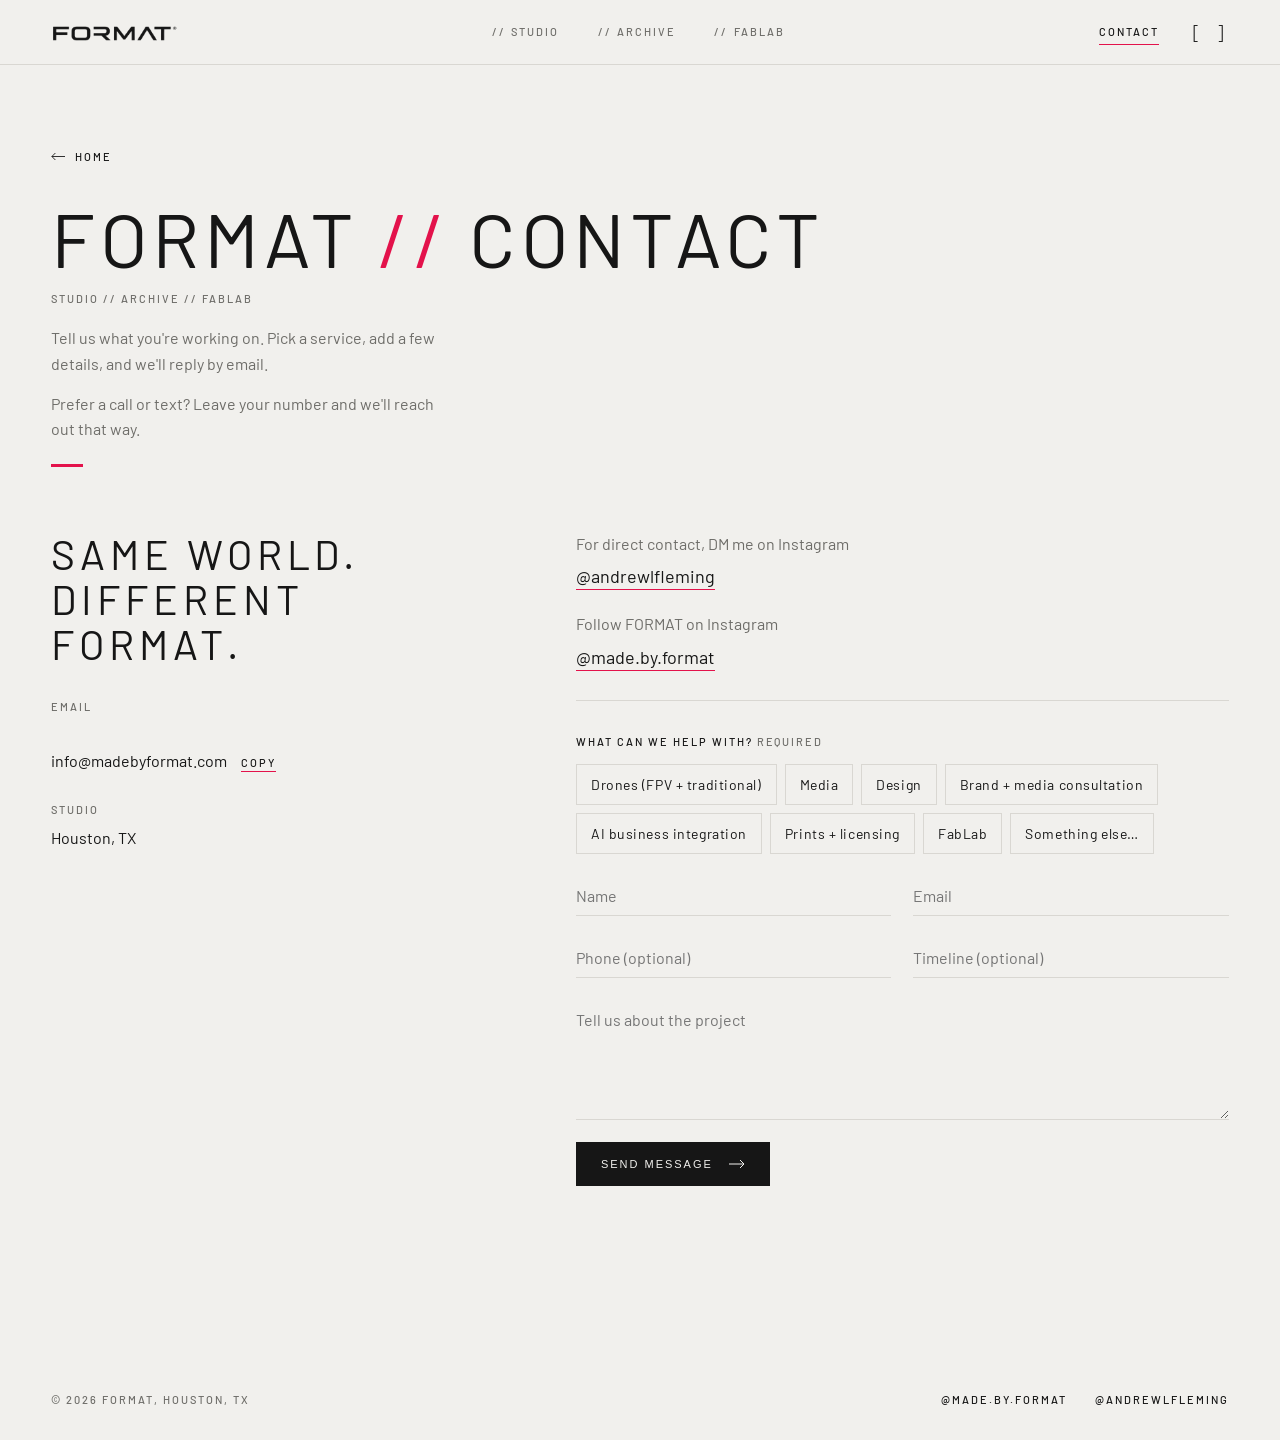
<file: contact.html>
<!DOCTYPE html>
<html lang="en">
<head>
<meta charset="utf-8">
<meta name="viewport" content="width=device-width, initial-scale=1, viewport-fit=cover">
<title>FORMAT // Contact | Houston Media Studio</title>
<link rel="apple-touch-icon" sizes="180x180" href="/apple-touch-icon.png">
<link rel="icon" type="image/png" sizes="32x32" href="/favicon-32x32.png">
<link rel="icon" type="image/png" sizes="16x16" href="/favicon-16x16.png">
<link rel="icon" href="/favicon.ico" sizes="any">
<link rel="manifest" href="/site.webmanifest">
<meta name="apple-mobile-web-app-title" content="FORMAT">
<meta name="theme-color" content="#000000">
<meta name="description" content="Contact FORMAT, a Houston media studio. Book an FPV or drone pilot, automotive content creation, a brand + media consultation, an AI business integration, prints or licensing, or FabLab apparel.">
<link rel="canonical" href="https://madebyformat.com/contact.html">
<meta property="og:type" content="website">
<meta property="og:site_name" content="FORMAT">
<meta property="og:title" content="FORMAT // Contact | Houston Media Studio">
<meta property="og:description" content="Contact FORMAT, a Houston media studio. Book an FPV or drone pilot, automotive content creation, a brand + media consultation, an AI business integration, prints or licensing, or FabLab apparel.">
<meta property="og:url" content="https://madebyformat.com/contact.html">
<meta property="og:image" content="https://madebyformat.com/assets/og-image-hero.jpg">
<meta property="og:image:width" content="1200">
<meta property="og:image:height" content="630">
<meta property="og:image:alt" content="FPV drone view of a green drift car trailing tire smoke through a corner at Texas Motor Speedway">
<meta name="twitter:card" content="summary_large_image">
<meta name="twitter:title" content="FORMAT // Contact | Houston Media Studio">
<meta name="twitter:description" content="Contact FORMAT, a Houston media studio. Book an FPV or drone pilot, automotive content creation, a brand + media consultation, an AI business integration, prints or licensing, or FabLab apparel.">
<meta name="twitter:image" content="https://madebyformat.com/assets/og-image-hero.jpg">
<link rel="preconnect" href="https://fonts.googleapis.com">
<link rel="preconnect" href="https://fonts.gstatic.com" crossorigin>
<link href="https://fonts.googleapis.com/css2?family=Barlow:wght@300;400;500&display=swap" rel="stylesheet">
<style>
:root{
  --paper:#F1F0ED; --ink:#161616; --mute:#6E6D69; --line:#D9D7D2; --accent:#E3124B;
  --sans:"Barlow","DIN Alternate","Helvetica Neue",Arial,sans-serif;
  --pad:clamp(20px,4vw,56px);
  --hh:64px;
  box-sizing:border-box;
  padding-top:env(safe-area-inset-top,0px);
  padding-bottom:env(safe-area-inset-bottom,0px);
}
@media (prefers-color-scheme:dark){:root:not([data-theme="light"]){--paper:#121212;--ink:#ECEBE7;--mute:#8E8D89;--line:#2A2A2A;--accent:#FF2A63}}
:root[data-theme="dark"]{--paper:#121212;--ink:#ECEBE7;--mute:#8E8D89;--line:#2A2A2A;--accent:#FF2A63}
html{scroll-behavior:smooth;scroll-padding-top:calc(env(safe-area-inset-top,0px) + var(--hh))}
@media (prefers-reduced-motion:reduce){html{scroll-behavior:auto}*,*::before,*::after{animation:none!important;transition:none!important}}
*,*::before,*::after{box-sizing:border-box}
body{margin:0;background:var(--paper);color:var(--ink);font:400 16px/1.6 var(--sans);-webkit-font-smoothing:antialiased}
img{display:block;max-width:100%}
a{color:inherit;text-decoration:none}
:focus-visible{outline:2px solid var(--accent);outline-offset:3px}
.wrap{max-width:1280px;margin:0 auto;padding:0 var(--pad)}
.lbl{font-size:11px;letter-spacing:.18em;text-transform:uppercase;font-weight:500}
.m{color:var(--mute)}
.tick{display:block;width:32px;height:3px;background:var(--accent)}
html.theming,html.theming *{transition:background-color .35s,color .35s,border-color .35s!important}

/* header */
header{position:sticky;top:0;z-index:20;background:var(--paper);border-bottom:1px solid var(--line)}
.bar{display:flex;align-items:center;justify-content:space-between;height:64px}
.logo img{height:17px;width:auto}
.logo .lp{display:none}
@media (prefers-color-scheme:dark){:root:not([data-theme="light"]) .logo .li{display:none}:root:not([data-theme="light"]) .logo .lp{display:block}}
:root[data-theme="dark"] .logo .li{display:none}:root[data-theme="dark"] .logo .lp{display:block}
.pnav{display:flex;align-items:center;gap:clamp(18px,3vw,40px)}
.pnav a{position:relative;padding:6px 0;transition:color .3s}
.pnav .sl{color:var(--mute);margin-right:.5em;transition:color .3s}
.pnav a:hover,.pnav a[aria-current="page"]{color:var(--ink)}
.pnav a:hover .sl,.pnav a[aria-current="page"] .sl{color:var(--accent)}
.pnav a::after{content:"";position:absolute;left:0;right:0;bottom:0;height:1px;background:var(--accent);transform:scaleX(0);transform-origin:left;transition:transform .5s cubic-bezier(.77,0,.18,1)}
.pnav a[aria-current="page"]::after{transform:scaleX(1)}
.pnav a:not([aria-current]){color:var(--mute)}
.hr{display:flex;align-items:center;gap:clamp(16px,2.4vw,28px)}
.cta{border-bottom:1px solid var(--accent);padding:4px 0}
.cta:hover{color:var(--accent)}
.sl{color:var(--accent)}
.brk{white-space:nowrap;border:0;background:none;color:inherit;font:300 20px var(--sans);letter-spacing:.3em;padding:4px 0 4px .3em;cursor:pointer}
.brk:hover{color:var(--accent)}

/* hero */
.frame{position:relative;height:calc(100svh - var(--hh));min-height:520px;max-height:900px;background:#0E0E0E;overflow:hidden;color:#F4F3EF}
.media{position:absolute;inset:0;isolation:isolate;overflow:hidden;background:#0E0E0E}
.layer{position:absolute;inset:0;width:100%;height:100%;object-fit:cover;z-index:0;opacity:0;clip-path:inset(0);will-change:clip-path,transform}
.media picture{display:contents}
#heroVid{object-position:50% 42%}#heroImg{object-position:50% 45%}
.layer.cur{z-index:1;opacity:1}
.layer.enter{z-index:2;opacity:1;clip-path:inset(50% 0 50% 0);transform:scale(1.1)}
.layer.enter.go{clip-path:inset(0 0 0 0);transform:scale(1);transition:clip-path .95s cubic-bezier(.77,0,.18,1),transform 1.4s cubic-bezier(.16,1,.3,1)}
.layer.cur.leave{transform:scale(1.04);filter:brightness(.45) saturate(.6);transition:transform 1.2s cubic-bezier(.16,1,.3,1),filter .9s cubic-bezier(.77,0,.18,1)}
.shut{position:absolute;inset:0;pointer-events:none;z-index:1}
.shut i{position:absolute;left:0;right:0;top:50%;height:1px;background:var(--accent);opacity:0;transform:scaleX(0)}
.frame.sw .shut i{opacity:1;transform:scaleX(1);transition:transform .4s cubic-bezier(.16,1,.3,1)}
.frame.sw.go .shut i{opacity:0;transition:top .95s cubic-bezier(.77,0,.18,1),transform .4s cubic-bezier(.16,1,.3,1),opacity .35s .75s}
.frame.sw.go .shut i:first-child{top:0}.frame.sw.go .shut i:last-child{top:calc(100% - 1px)}
.mode{position:absolute;right:24px;top:50%;transform:translateY(-50%);z-index:3;display:flex;flex-direction:column;gap:6px}
.mode button{writing-mode:vertical-rl;background:none;border:0;color:rgba(255,255,255,.5);padding:14px 10px;cursor:pointer;font-family:var(--sans);transition:color .5s}
.mode button:hover,.mode button[aria-pressed="true"]{color:#fff}
.mi{position:absolute;left:0;top:0;width:2px;background:var(--accent);transition:transform .7s cubic-bezier(.77,0,.18,1),height .7s cubic-bezier(.77,0,.18,1)}
.frame.still .vp{opacity:0;pointer-events:none}
.vp{transition:opacity .5s}
.vp{position:absolute;top:56px;right:24px;z-index:3;background:none;border:0;color:rgba(255,255,255,.75);padding:6px 0;cursor:pointer;font-family:var(--sans)}
.vp:hover{color:#fff}
.scrim{position:absolute;inset:0;background:linear-gradient(0deg,rgba(0,0,0,.6),rgba(0,0,0,0) 55%)}
.c{position:absolute;width:22px;height:22px;border:0 solid rgba(255,255,255,.75)}
.tl{top:24px;left:24px;border-top-width:1px;border-left-width:1px}.tr{top:24px;right:24px;border-top-width:1px;border-right-width:1px}
.bl{bottom:24px;left:24px;border-bottom-width:1px;border-left-width:1px}.br{bottom:24px;right:24px;border-bottom-width:1px;border-right-width:1px}
.hero-copy{position:absolute;left:var(--pad);right:var(--pad);bottom:clamp(48px,8vh,88px);display:flex;justify-content:space-between;align-items:flex-end;gap:24px;flex-wrap:wrap;z-index:2}
h1{margin:0 0 22px;font-size:clamp(40px,6.4vw,96px);line-height:1;font-weight:500;letter-spacing:.03em;text-transform:uppercase}
.vf{position:absolute;left:50%;top:50%;transform:translate(-50%,-50%);border:1px solid rgba(255,255,255,.85);box-shadow:0 0 0 200vmax rgba(0,0,0,.5);transition:width .5s,height .5s,opacity .4s;opacity:0;pointer-events:none;z-index:1}
.frame[data-ar] .vf{opacity:1}
.ratios{display:flex;gap:4px}
.ratios button{background:rgba(0,0,0,.35);border:1px solid rgba(255,255,255,.35);color:#fff;font:500 11px var(--sans);letter-spacing:.12em;padding:8px 10px;cursor:pointer}
.ratios button[aria-pressed="true"]{background:var(--accent);border-color:var(--accent)}

/* sections */
section.block{padding:clamp(64px,10vw,128px) 0;border-bottom:1px solid var(--line)}
h2{margin:0;font-size:clamp(26px,3.2vw,42px);line-height:1.1;font-weight:400;letter-spacing:.12em;text-transform:uppercase}
.head{display:flex;justify-content:space-between;align-items:baseline;gap:16px;margin-bottom:clamp(28px,4vw,48px)}
.grid3{display:grid;grid-template-columns:repeat(3,1fr);gap:clamp(16px,2vw,28px)}
.ph{position:relative;overflow:hidden;background:#0E0E0E}
.ph img{width:100%;height:100%;object-fit:cover;transition:transform .6s}
a:hover .ph img{transform:scale(1.03)}
.div .ph{aspect-ratio:4/5}
.div .act{margin-top:14px;display:inline-flex;gap:10px;align-items:center;border-bottom:1px solid currentColor;padding-bottom:3px}
a:hover .act{color:var(--accent)}
.div p{margin:12px 0 0;color:var(--mute);max-width:36ch;font-size:15px;line-height:1.6}
.div h3{margin:18px 0 4px;font-size:18px;font-weight:500;letter-spacing:.14em;text-transform:uppercase}
.work .ph{aspect-ratio:3/2}
.work .cap{display:flex;justify-content:space-between;gap:12px;padding-top:12px}

/* about */
.about{display:grid;grid-template-columns:1fr 1fr;gap:clamp(32px,6vw,96px);align-items:center}
.about .ph{aspect-ratio:4/5}
.about p{max-width:42ch;color:var(--mute);margin:24px 0 0}

/* contact */
.contact{display:grid;grid-template-columns:1fr 1fr;gap:clamp(32px,6vw,96px)}
.contact h2{margin-bottom:24px}
form{display:grid;gap:18px}
input,textarea{width:100%;font:400 16px var(--sans);color:var(--ink);background:transparent;border:0;border-bottom:1px solid var(--line);padding:10px 0;border-radius:0}
textarea{min-height:80px;resize:vertical}
input:focus,textarea:focus{outline:none;border-bottom-color:var(--accent)}
.btn{justify-self:start;display:inline-flex;gap:16px;align-items:center;border:1px solid var(--ink);background:none;color:inherit;padding:14px 22px;cursor:pointer}
.btn:hover{background:var(--ink);color:var(--paper)}
.sent{min-height:1.2em}

/* footer */
footer .wrap{display:flex;justify-content:space-between;align-items:center;gap:20px;flex-wrap:wrap;padding-top:32px;padding-bottom:32px}
footer .links{display:flex;gap:28px}
footer a:hover{color:var(--accent)}

/* gallery */
.more{display:inline-flex;gap:10px;align-items:center;border-bottom:1px solid currentColor;padding-bottom:3px}
.more:hover,.back:hover{color:var(--accent)}
body.g main{display:none}
body.g .gallery{display:block}
.gallery{padding:clamp(40px,6vw,80px) 0 clamp(64px,10vw,128px)}
.ghead{margin-bottom:clamp(32px,5vw,64px)}
.ghead h2{font-size:clamp(40px,6vw,88px);letter-spacing:.06em;margin:28px 0 14px}
.ghead p{margin:0 0 22px}
.back{display:inline-flex;gap:10px;align-items:center}
.gbar{position:sticky;top:var(--hh);z-index:10;background:var(--paper);display:flex;justify-content:space-between;align-items:center;gap:16px;padding:14px 0;margin-bottom:clamp(14px,2vw,24px);border-bottom:1px solid var(--line)}
.chips{display:flex;gap:clamp(16px,3vw,32px)}
.chip{background:none;border:0;border-bottom:1px solid transparent;color:var(--mute);padding:4px 0;cursor:pointer;font-family:var(--sans)}
.chip:hover{color:var(--ink)}
.chip[aria-pressed="true"]{color:var(--ink);border-bottom-color:var(--accent)}
.grid{--cols:4;--ar:1/1;display:grid;grid-template-columns:repeat(var(--cols),1fr);gap:clamp(6px,.9vw,12px)}
.grid[data-f="landscape"]{--ar:3/2}.grid[data-f="portrait"]{--ar:2/3}
.gi{display:block;width:100%;aspect-ratio:var(--ar);padding:0;border:0;background:#0E0E0E;cursor:zoom-in;overflow:hidden}
.gi[hidden]{display:none}
.gi img{width:100%;height:100%;object-fit:cover;transition:transform .6s}
.gi:hover img{transform:scale(1.03)}
.empty{padding:clamp(48px,8vw,96px) 0;max-width:36ch}
.empty[hidden]{display:none}
.gright{display:flex;align-items:center;gap:clamp(12px,2vw,20px)}
.zoom{display:flex;gap:2px}
.gbar .lbl{white-space:nowrap}
@media (max-width:520px){#gCount{display:none}.chips{gap:14px}.gbar{gap:8px}}
.zoom button{width:28px;height:28px;background:none;border:0;color:var(--mute);font:300 18px/1 var(--sans);cursor:pointer;padding:0}
.zoom button:hover:not(:disabled){color:var(--accent)}
.zoom button:disabled{color:var(--line);cursor:default}
.lb{position:fixed;inset:0;z-index:50;background:#080808;display:flex;align-items:center;justify-content:center;padding:calc(64px + env(safe-area-inset-top,0px)) clamp(12px,6vw,96px) calc(96px + env(safe-area-inset-bottom,0px));color:#EDECE8}
.lb[hidden]{display:none}
.lb img{max-width:100%;max-height:100%;object-fit:contain}
.lbc{position:absolute;top:calc(26px + env(safe-area-inset-top,0px));left:clamp(16px,4vw,40px)}
.lbx{position:absolute;top:calc(18px + env(safe-area-inset-top,0px));right:clamp(16px,4vw,40px);background:none;border:0;color:inherit;cursor:pointer;padding:8px}
.lbn{position:absolute;top:50%;transform:translateY(-50%);background:none;border:0;color:inherit;cursor:pointer;padding:18px}
.lbn:hover,.lbx:hover{color:var(--accent)}
.prev{left:4px}.next{right:4px}
.lbbar{position:absolute;left:clamp(16px,4vw,40px);right:clamp(16px,4vw,40px);bottom:calc(22px + env(safe-area-inset-bottom,0px));display:flex;justify-content:space-between;align-items:center;gap:12px 24px;flex-wrap:wrap}
.lbt{font-size:13px}
.lbact{display:flex;gap:8px}
.lbb,.lbfav{background:none;border:1px solid rgba(255,255,255,.35);color:inherit;padding:12px 16px;cursor:pointer;font-family:var(--sans)}
.lbfav{width:44px;padding:0;display:grid;place-items:center}
.lbb:hover,.lbfav:hover{border-color:var(--accent);color:var(--accent)}
.lbfav[aria-pressed="true"]{color:var(--accent);border-color:var(--accent)}
.lbfav[aria-pressed="true"] svg{fill:currentColor}
body.lock{overflow:hidden}
@media (max-width:820px){
  .lb{padding-bottom:calc(132px + env(safe-area-inset-bottom,0px))}
  .lbbar{flex-direction:column;align-items:stretch}
  .lbb{flex:1;padding:12px 6px;white-space:nowrap;letter-spacing:.12em}
  .lbn{padding:12px}
}

@media (max-width:820px){
  .grid3{grid-template-columns:1fr}
  .work .grid3{grid-template-columns:1fr 1fr}
  .div .ph{aspect-ratio:4/3}
  .about,.contact{grid-template-columns:1fr}
  #heroVid{object-position:50% 40%}#heroImg{object-position:62% 45%}
  .mode{right:12px}.mode button{padding:12px 8px}
  .vp{top:40px;right:16px}
  .scrim{background:linear-gradient(0deg,rgba(0,0,0,.7),rgba(0,0,0,0) 60%),linear-gradient(180deg,rgba(0,0,0,.35),rgba(0,0,0,0) 20%)}
  .c{width:16px;height:16px}.tl,.tr{top:16px}.bl,.br{bottom:16px}.tl,.bl{left:16px}.tr,.br{right:16px}
}
@media (max-width:640px){
  :root{--hh:108px}
  #heroImg{object-position:50% 40%}
  .bar{flex-wrap:wrap;height:auto}
  .bar>.logo{height:60px;display:flex;align-items:center}
  .hr{height:60px}
  .pnav{order:3;width:100%;justify-content:space-between;height:48px;border-top:1px solid var(--line)}
}
@media (max-width:480px){.logo img{height:13px}.brk{font-size:17px;letter-spacing:.2em}.work .grid3{grid-template-columns:1fr}}

/* two-link cards */
.acts{display:flex;gap:24px;flex-wrap:wrap}
.card a:hover .ph img{transform:scale(1.03)}
.act:hover{color:var(--accent)}
body.a main{display:none}
body.a .aipage{display:block}
.aipage{padding:clamp(40px,6vw,80px) 0 clamp(64px,10vw,128px)}
.aipage .ghead h2 .sl{color:var(--accent)}
.aipage .ghead p{max-width:44ch}
.aigrid{display:grid;grid-template-columns:repeat(3,1fr);gap:clamp(16px,2vw,28px)}
.aigrid figure{margin:0}
.slot{aspect-ratio:4/5;border:1px solid var(--line);display:grid;place-items:center;position:relative}
.slot::before,.slot::after{content:"";position:absolute;width:14px;height:14px;border:0 solid var(--mute)}
.slot::before{top:12px;left:12px;border-top-width:1px;border-left-width:1px}
.slot::after{bottom:12px;right:12px;border-bottom-width:1px;border-right-width:1px}
.slot span{font-size:clamp(28px,3vw,40px);font-weight:300;letter-spacing:.12em;color:var(--line)}
.aigrid .cap{display:flex;justify-content:space-between;gap:12px;padding-top:12px}
.aifoot{margin-top:clamp(40px,6vw,72px);display:flex;justify-content:space-between;gap:16px;flex-wrap:wrap;border-top:1px solid var(--line);padding-top:20px}
@media (max-width:820px){.aigrid{grid-template-columns:1fr 1fr 1fr;gap:8px}.aigrid .cap span:last-child{display:none}.aigrid .cap{font-size:9px}}
@media (max-width:480px){.aigrid{grid-template-columns:1fr}.aigrid .cap span:last-child{display:inline}.aigrid .cap{font-size:11px}}

/* pillar pages */
body.sub main{display:none}
.page{padding:clamp(40px,6vw,80px) 0 clamp(64px,10vw,128px)}
.ghead h2 .sl{color:var(--accent)}
.page .ghead h2{margin-bottom:10px}
.page .ghead p{max-width:44ch;margin:18px 0 22px}
.page .slot{aspect-ratio:auto;height:100%;border:0;background:#0E0E0E}
.page .slot span{color:#3A3A3A}.page .slot b{font-weight:300}
.pfoot{margin-top:clamp(40px,6vw,72px)}.pfoot:empty{display:none}
.pfoot .btn{text-decoration:none}
/* studio advisory band */
.adv{margin-top:clamp(56px,8vw,112px);padding-top:clamp(28px,4vw,48px);border-top:1px solid var(--line);display:grid;grid-template-columns:1fr 1fr;gap:clamp(28px,6vw,96px)}
.adv h3{margin:0 0 4px;font-size:18px;font-weight:500;letter-spacing:.14em;text-transform:uppercase}
.adv p{margin:12px 0 18px;color:var(--mute);max-width:40ch;font-size:15px;line-height:1.6}
.adv .act{display:inline-flex;gap:10px;align-items:center;border-bottom:1px solid currentColor;padding-bottom:3px}
.advl{list-style:none;margin:0;padding:0;border-top:1px solid var(--line)}
.advl li{display:grid;grid-template-columns:minmax(150px,.8fr) 1.2fr;gap:8px 24px;padding:18px 0;border-bottom:1px solid var(--line)}
.advl li span:first-child{font-size:12px;letter-spacing:.16em;text-transform:uppercase;font-weight:500;padding-top:2px}
.advl li .m{font-size:15px;line-height:1.55}
@media (max-width:820px){.adv{grid-template-columns:1fr}.advl li{grid-template-columns:1fr}}
/* viewfinder overlay on the Video card */
.vfo{position:absolute;inset:0;pointer-events:none;color:#fff;font:500 10px/1 var(--sans);letter-spacing:.18em;text-shadow:0 1px 4px rgba(0,0,0,.55)}
.vfo .c{position:absolute;width:22px;height:22px;border:0 solid rgba(255,255,255,.85)}
.vfo .tl{top:14px;left:14px;border-top-width:1px;border-left-width:1px}
.vfo .tr{top:14px;right:14px;border-top-width:1px;border-right-width:1px}
.vfo .bl{bottom:14px;left:14px;border-bottom-width:1px;border-left-width:1px}
.vfo .br{bottom:14px;right:14px;border-bottom-width:1px;border-right-width:1px}
.vfo .rec,.vfo .fmt{position:absolute}
.vfo .rec{top:24px;left:28px;display:flex;align-items:center;gap:7px}
.vfo .rec b{width:7px;height:7px;border-radius:50%;background:#FF2A63;animation:recb 1.2s steps(1) infinite}
.vfo .fmt{top:24px;right:28px}
.vfo .x{position:absolute;left:50%;top:50%;width:18px;height:18px;transform:translate(-50%,-50%)}
.vfo .x::before,.vfo .x::after{content:"";position:absolute;background:rgba(255,255,255,.7)}
.vfo .x::before{left:50%;top:0;bottom:0;width:1px}
.vfo .x::after{top:50%;left:0;right:0;height:1px}
@keyframes recb{50%{opacity:0}}
@media (prefers-reduced-motion:reduce){.vfo .rec b{animation:none}}
/* closing line on every page, links to Contact */
.closer{padding:clamp(64px,10vw,128px) 0;border-top:1px solid var(--line)}
.closer .wrap{display:flex;justify-content:space-between;align-items:flex-end;gap:28px;flex-wrap:wrap}
.closer .ch{margin:0 0 18px;font-size:clamp(26px,3.2vw,42px);line-height:1.1;font-weight:400;letter-spacing:.12em;text-transform:uppercase}
.gt{display:inline-flex;gap:16px;align-items:center;border:1px solid var(--ink);padding:14px 22px;color:inherit}
.gt:hover{background:var(--ink);color:var(--paper)}
/* contact page */
.cpage{padding:clamp(40px,6vw,80px) 0 clamp(64px,10vw,128px)}
.cpage .ghead h2{margin-bottom:10px}.cpage .ghead p{max-width:44ch;margin:18px 0 22px}.cpage .ghead .p2{margin-top:-8px}
.cgrid{display:grid;grid-template-columns:minmax(0,.8fr) minmax(0,1.2fr);gap:clamp(40px,7vw,112px);align-items:start}
.cinfo .lbl{margin-top:28px}
.cinfo p{margin:6px 0 0}
.dmtop{padding-bottom:28px;margin-bottom:32px;border-bottom:1px solid var(--line)}
.dmtop .dm{margin:0;color:var(--mute)}
.dmtop .igl{margin:6px 0 0;font-size:18px}
.dmtop .igl a{border-bottom:1px solid var(--accent);padding-bottom:2px}
.dmtop .igl a:hover{color:var(--accent)}
.cinfo .lbl:first-of-type{margin-top:32px}
.cinfo a:hover{color:var(--accent)}
.em{display:flex;flex-wrap:wrap;align-items:baseline;gap:6px 14px}
#emAddr{user-select:all;overflow-wrap:anywhere}
.cpy{background:none;border:0;border-bottom:1px solid var(--accent);color:inherit;padding:2px 0;cursor:pointer;font-family:var(--sans)}
.cpy:hover{color:var(--accent)}
.cform{display:grid;gap:22px}
.cform[hidden],.done[hidden]{display:none}
fieldset{border:0;margin:0;padding:0;min-width:0}
legend{padding:0;margin-bottom:14px}
.svc{display:flex;flex-wrap:wrap;gap:8px}
.svc button{background:none;border:1px solid var(--line);color:var(--ink);padding:11px 14px;cursor:pointer;font:400 14px var(--sans);letter-spacing:.04em}
.svc button:hover{border-color:var(--ink)}
.svc button[aria-pressed="true"]{border-color:var(--accent);box-shadow:inset 0 0 0 1px var(--accent)}
.other[hidden]{display:none}
.row2{display:grid;grid-template-columns:1fr 1fr;gap:22px}
.cform input,.cform textarea{width:100%;font:400 16px var(--sans);color:var(--ink);background:transparent;border:0;border-bottom:1px solid var(--line);padding:10px 0;border-radius:0}
.cform textarea{min-height:120px;resize:vertical}
.cform input:focus,.cform textarea:focus{outline:none;border-bottom-color:var(--accent)}
.cform [aria-invalid="true"]{border-bottom-color:var(--accent)}
.hp{position:absolute;left:-9999px;width:1px;height:1px;overflow:hidden}
.send{justify-self:start;display:inline-flex;gap:16px;align-items:center;border:1px solid var(--ink);background:var(--ink);color:var(--paper);padding:15px 24px;cursor:pointer}
.send:hover{background:var(--accent);border-color:var(--accent);color:#fff}
.send:disabled{opacity:.5;cursor:default}
.cstat{min-height:1.4em;margin:0;max-width:44ch}
.done{border:1px solid var(--accent);box-shadow:inset 0 0 0 1px var(--accent);padding:clamp(28px,5vw,48px);display:grid;gap:18px;justify-items:start;scroll-margin-top:120px;animation:doneIn .5s cubic-bezier(.77,0,.18,1)}
.done:focus{outline:none}
.done .ok{width:56px;height:56px;border-radius:50%;background:var(--accent);color:#fff;display:grid;place-items:center}
.done h3{margin:0;font-size:clamp(30px,4vw,46px);font-weight:400;letter-spacing:.08em;text-transform:uppercase}
.done p{margin:0;color:var(--mute);max-width:40ch;font-size:17px}
.done .again{margin-top:6px;background:none;border:0;border-bottom:1px solid var(--accent);color:var(--ink);padding:4px 0;cursor:pointer;font-family:var(--sans)}
.done .again:hover{color:var(--accent)}
@keyframes doneIn{from{opacity:0;transform:translateY(12px)}to{opacity:1;transform:none}}
@media (prefers-reduced-motion:reduce){.done{animation:none}}
@media (max-width:820px){.cgrid{grid-template-columns:1fr}.cinfo{order:2}}
@media (max-width:480px){.row2{grid-template-columns:1fr}}
</style>
<link rel="stylesheet" href="/fx.css">
<script src="/fx.js"></script>
<script src="/analytics.js" defer></script>
</head>
<body>

<header>
  <div class="wrap bar">
    <a class="logo" href="index.html" aria-label="FORMAT home"><img class="li" src="assets/2a49f35d6b.png" alt="FORMAT"><img class="lp" src="assets/de76567afb.png" alt=""></a>
    <nav class="lbl pnav" aria-label="Main"><a href="studio.html"><span class="sl">//</span>Studio</a><a href="archive.html"><span class="sl">//</span>Archive</a><a href="fablab.html"><span class="sl">//</span>FabLab</a></nav>
    <div class="hr"><a class="lbl cta" href="#top" aria-current="page">Contact</a><button class="brk" id="themeBtn" type="button" aria-label="Switch to light theme" title="Switch theme">[ ]</button></div>
  </div>
</header>

<main id="top" class="cpage">
  <div class="wrap">
    <div class="ghead">
      <a class="lbl back" href="index.html"><svg width="14" height="9" viewBox="0 0 16 10" fill="none" stroke="currentColor"><path d="M16 5H1M5 1L1 5l4 4"/></svg> Home</a>
      <h2>Format <span class="sl">//</span> Contact</h2>
      <div class="lbl m">Studio // Archive // FabLab</div>
      <p class="m">Tell us what you're working on. Pick a service, add a few details, and we'll reply by email.</p>
      <p class="m p2">Prefer a call or text? Leave your number and we'll reach out that way.</p>
      <span class="tick"></span>
    </div>
    <div class="cgrid">
      <div class="cinfo">
        <h2 style="margin:0;font-size:clamp(26px,3.2vw,42px);letter-spacing:.12em">Same world.<br>Different format.</h2>
        <div class="lbl m">Email</div><p class="em"><span id="emAddr">info@madebyformat.com</span><button class="cpy lbl" id="cpy" type="button">Copy</button></p>
        <div class="lbl m">Studio</div><p>Houston, TX</p>
      </div>
      <div>
        <div class="dmtop"><p class="dm">For direct contact, DM me on Instagram</p><p class="igl"><a href="https://www.instagram.com/andrewlfleming/" target="_blank" rel="noopener">@andrewlfleming</a></p><p class="dm" style="margin-top:20px">Follow FORMAT on Instagram</p><p class="igl"><a href="https://www.instagram.com/made.by.format/" target="_blank" rel="noopener">@made.by.format</a></p></div>
        <form class="cform" id="cform" novalidate>
          <fieldset>
            <legend class="lbl">What can we help with? <span class="m">Required</span></legend>
            <div class="svc" id="svc" role="group" aria-label="Service"><button type="button" data-s="drones" aria-pressed="false">Drones (FPV + traditional)</button><button type="button" data-s="media" aria-pressed="false">Media</button><button type="button" data-s="design" aria-pressed="false">Design</button><button type="button" data-s="advisory" aria-pressed="false">Brand + media consultation</button><button type="button" data-s="ai" aria-pressed="false">AI business integration</button><button type="button" data-s="prints" aria-pressed="false">Prints + licensing</button><button type="button" data-s="fablab" aria-pressed="false">FabLab</button><button type="button" data-s="other" aria-pressed="false">Something else…</button></div>
          </fieldset>
          <div class="other" id="otherWrap" hidden><input id="other" name="other" placeholder="What do you have in mind?" aria-label="What do you have in mind?" maxlength="120"></div>
          <div class="row2">
            <input name="name" placeholder="Name" autocomplete="name" aria-label="Name" required>
            <input name="email" type="email" placeholder="Email" autocomplete="email" aria-label="Email" required>
          </div>
          <div class="row2">
            <input name="phone" type="tel" placeholder="Phone (optional)" autocomplete="tel" aria-label="Phone, optional">
            <input name="timeline" placeholder="Timeline (optional)" aria-label="Timeline, optional">
          </div>
          <textarea name="message" placeholder="Tell us about the project" aria-label="Message" required></textarea>
          <div class="hp" aria-hidden="true"><label>Website <input name="website" tabindex="-1" autocomplete="off"></label></div>
          <button class="send lbl" type="submit" id="send">Send message <svg width="16" height="10" viewBox="0 0 16 10" fill="none" stroke="currentColor"><path d="M0 5h15M11 1l4 4-4 4"/></svg></button>
          <p class="cstat m" id="cstat" role="status"></p>
        </form>
        <div class="done" id="done" hidden tabindex="-1" role="status"><span class="ok" aria-hidden="true"><svg width="26" height="20" viewBox="0 0 26 20" fill="none" stroke="currentColor" stroke-width="2.5"><path d="M2 10l7 7L24 2"/></svg></span><h3>Message sent.</h3><p id="doneP">Thanks. We'll be in touch soon.</p><button class="again lbl" id="again" type="button">Send another message</button></div>
      </div>
    </div>
  </div>
</main>

<footer>
  <div class="wrap lbl">
    <span class="m">© 2026 FORMAT, Houston, TX</span>
    <div class="links">
      <a href="https://www.instagram.com/made.by.format/" target="_blank" rel="noopener">@made.by.format</a>
      <a href="https://www.instagram.com/andrewlfleming/" target="_blank" rel="noopener">@andrewlfleming</a>
    </div>
  </div>
</footer>

<script>
(function(){
  // [ ] toggles light / dark and remembers the choice
  var root=document.documentElement,tb=document.getElementById('themeBtn'),mq=window.matchMedia('(prefers-color-scheme: dark)');
  function themeNow(){return root.getAttribute('data-theme')||(mq.matches?'dark':'light')}
  function label(){tb.setAttribute('aria-label','Switch to '+(themeNow()==='dark'?'light':'dark')+' theme')}
  try{var s=localStorage.getItem('format-theme');if(s)root.setAttribute('data-theme',s)}catch(e){}
  label();
  tb.addEventListener('click',function(){
    var next=themeNow()==='dark'?'light':'dark';
    root.classList.add('theming');root.setAttribute('data-theme',next);label();
    try{localStorage.setItem('format-theme',next)}catch(e){}
    setTimeout(function(){root.classList.remove('theming')},400);
  });
  if(mq.addEventListener)mq.addEventListener('change',label);

  // links to the other FORMAT pages open at the top level
  function go(u){try{window.top.location.href=u}catch(e){window.open(u,'_blank','noopener')}}
  [].slice.call(document.querySelectorAll('a[data-ext]')).forEach(function(a){a.addEventListener('click',function(e){e.preventDefault();go(a.href)})});
  // email address: copy button, no mail app
  var cpy=document.getElementById('cpy'),em=document.getElementById('emAddr');
  function sel(){var r=document.createRange();r.selectNodeContents(em);var w=getSelection();w.removeAllRanges();w.addRange(r)}
  cpy.addEventListener('click',function(){var t=em.textContent;function ok(){cpy.textContent='Copied';setTimeout(function(){cpy.textContent='Copy'},1800)}
    try{navigator.clipboard.writeText(t).then(ok,function(){sel();cpy.textContent='Selected'})}catch(e){sel();cpy.textContent='Selected'}});
  // contact form: sends in the background to the lead sheet + email, never opens a mail app
  var ENDPOINT="https://script.google.com/macros/s/AKfycbxIQYFTD9WZtCy1J6lDCrr8Mx-m9CRyJefzKQ4d5l-gNtOIeOPKpHgbGUxxZAMmial30w/exec";
  var NAMES={drones:'Drones (FPV + traditional)',media:'Media',design:'Design (digital + print)',advisory:'Brand + media consultation',ai:'AI business integration',prints:'Prints + licensing',fablab:'FabLab',other:'Something else'};
  var form=document.getElementById('cform'),svc=document.getElementById('svc'),ow=document.getElementById('otherWrap'),other=document.getElementById('other');
  var stat=document.getElementById('cstat'),send=document.getElementById('send'),sendHTML=send.innerHTML,chosen=null;
  var dn=document.getElementById('done');
  function pick(k){chosen=k;[].slice.call(svc.children).forEach(function(b){b.setAttribute('aria-pressed',b.dataset.s===k)});ow.hidden=k!=='other';other.required=k==='other';if(k==='other')other.focus()}
  [].slice.call(svc.children).forEach(function(b){b.addEventListener('click',function(){pick(b.dataset.s);stat.textContent=''})});
  // pre-select from links like contact#s=video&m=...
  var q=new URLSearchParams((location.hash||'').replace(/^#/,'')+'&'+location.search.replace(/^\?/,''));
  var qs=({photo:'media',video:'media',fpv:'drones'})[q.get('s')]||q.get('s');if(NAMES[qs])pick(qs);
  if(q.get('m'))form.message.value=q.get('m');
  function bad(el,msg){el.setAttribute('aria-invalid','true');stat.textContent=msg;el.focus();return false}
  function check(){
    [].slice.call(form.querySelectorAll('[aria-invalid]')).forEach(function(el){el.removeAttribute('aria-invalid')});
    if(!chosen){stat.textContent='Choose what you need help with.';svc.firstChild.focus();return false}
    if(chosen==='other'&&!other.value.trim())return bad(other,'Tell us what you have in mind.');
    if(!form.name.value.trim())return bad(form.name,'Add your name.');
    if(!/\S+@\S+\.\S+/.test(form.email.value))return bad(form.email,'Add a valid email.');
    if(!form.message.value.trim())return bad(form.message,'Add a short message.');
    return true;
  }
  form.addEventListener('submit',function(e){
    e.preventDefault();if(!check())return;
    var d={service:chosen==='other'?'Something else: '+other.value.trim():NAMES[chosen],name:form.name.value.trim(),email:form.email.value.trim(),phone:form.phone.value.trim(),timeline:form.timeline.value.trim(),message:form.message.value.trim(),website:form.website.value,page:'contact'};
    if(!ENDPOINT){stat.textContent='The form isn\u2019t connected yet. Please email info@madebyformat.com for now.';return}
    if(send.disabled)return;
    send.disabled=true;send.textContent='Sending\u2026';stat.textContent='';
    fetch(ENDPOINT,{method:'POST',mode:'no-cors',headers:{'Content-Type':'text/plain;charset=utf-8'},body:JSON.stringify(d)})
      .then(function(){
        if(window.track)track('contact-form-sent','Contact form: '+d.service);
        // clear everything so the form starts fresh, then swap it for the confirmation
        form.reset();pick(null);stat.textContent='';send.disabled=false;send.innerHTML=sendHTML;
        form.hidden=true;
        document.getElementById('doneP').textContent='Thanks, '+d.name.split(' ')[0]+'. We\u2019ll reply to '+d.email+' soon.';
        dn.hidden=false;dn.focus({preventScroll:true});
        dn.scrollIntoView({behavior:matchMedia('(prefers-reduced-motion: reduce)').matches?'auto':'smooth',block:'start'});
      })
      .catch(function(){send.disabled=false;send.innerHTML=sendHTML;stat.textContent='That didn\u2019t send. Please try again, or email info@madebyformat.com.'});
  });
  document.getElementById('again').addEventListener('click',function(){dn.hidden=true;form.hidden=false;svc.firstChild.focus()});
})();
</script>
</body>
</html>
</file>
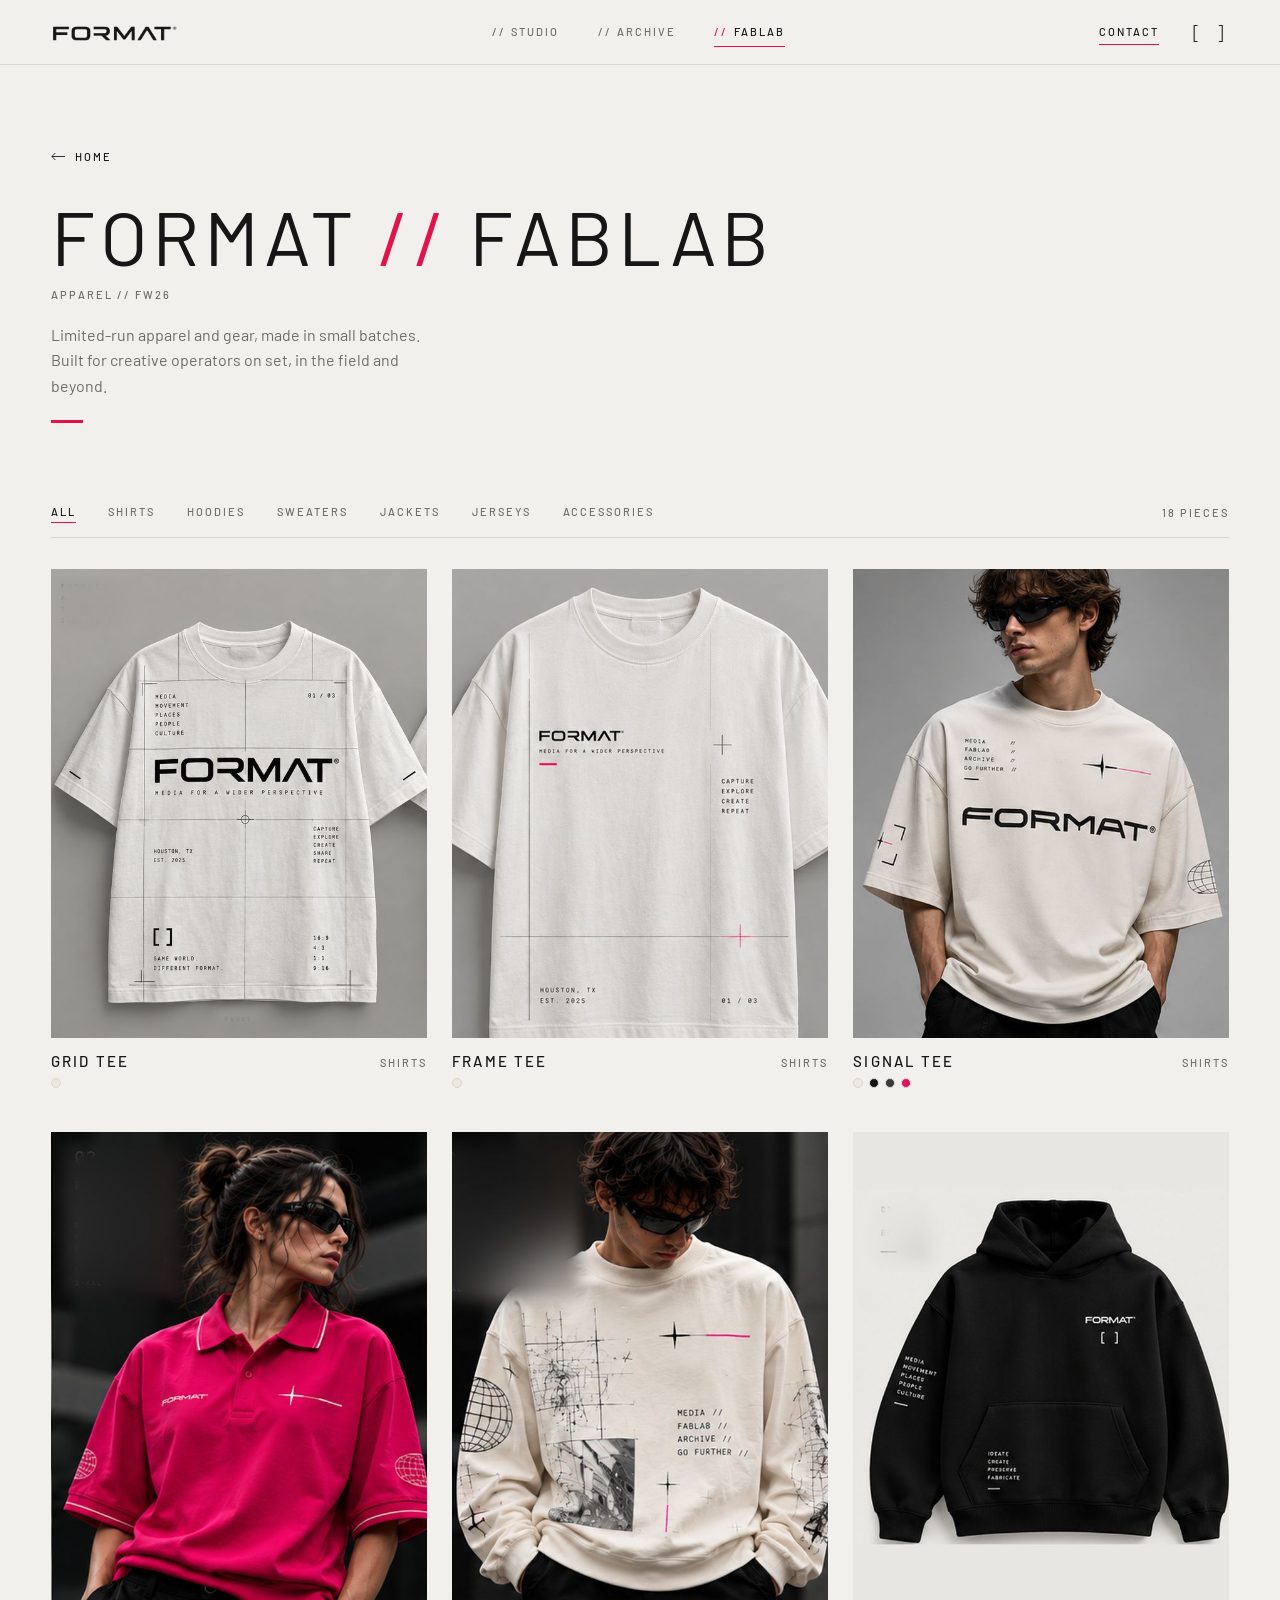
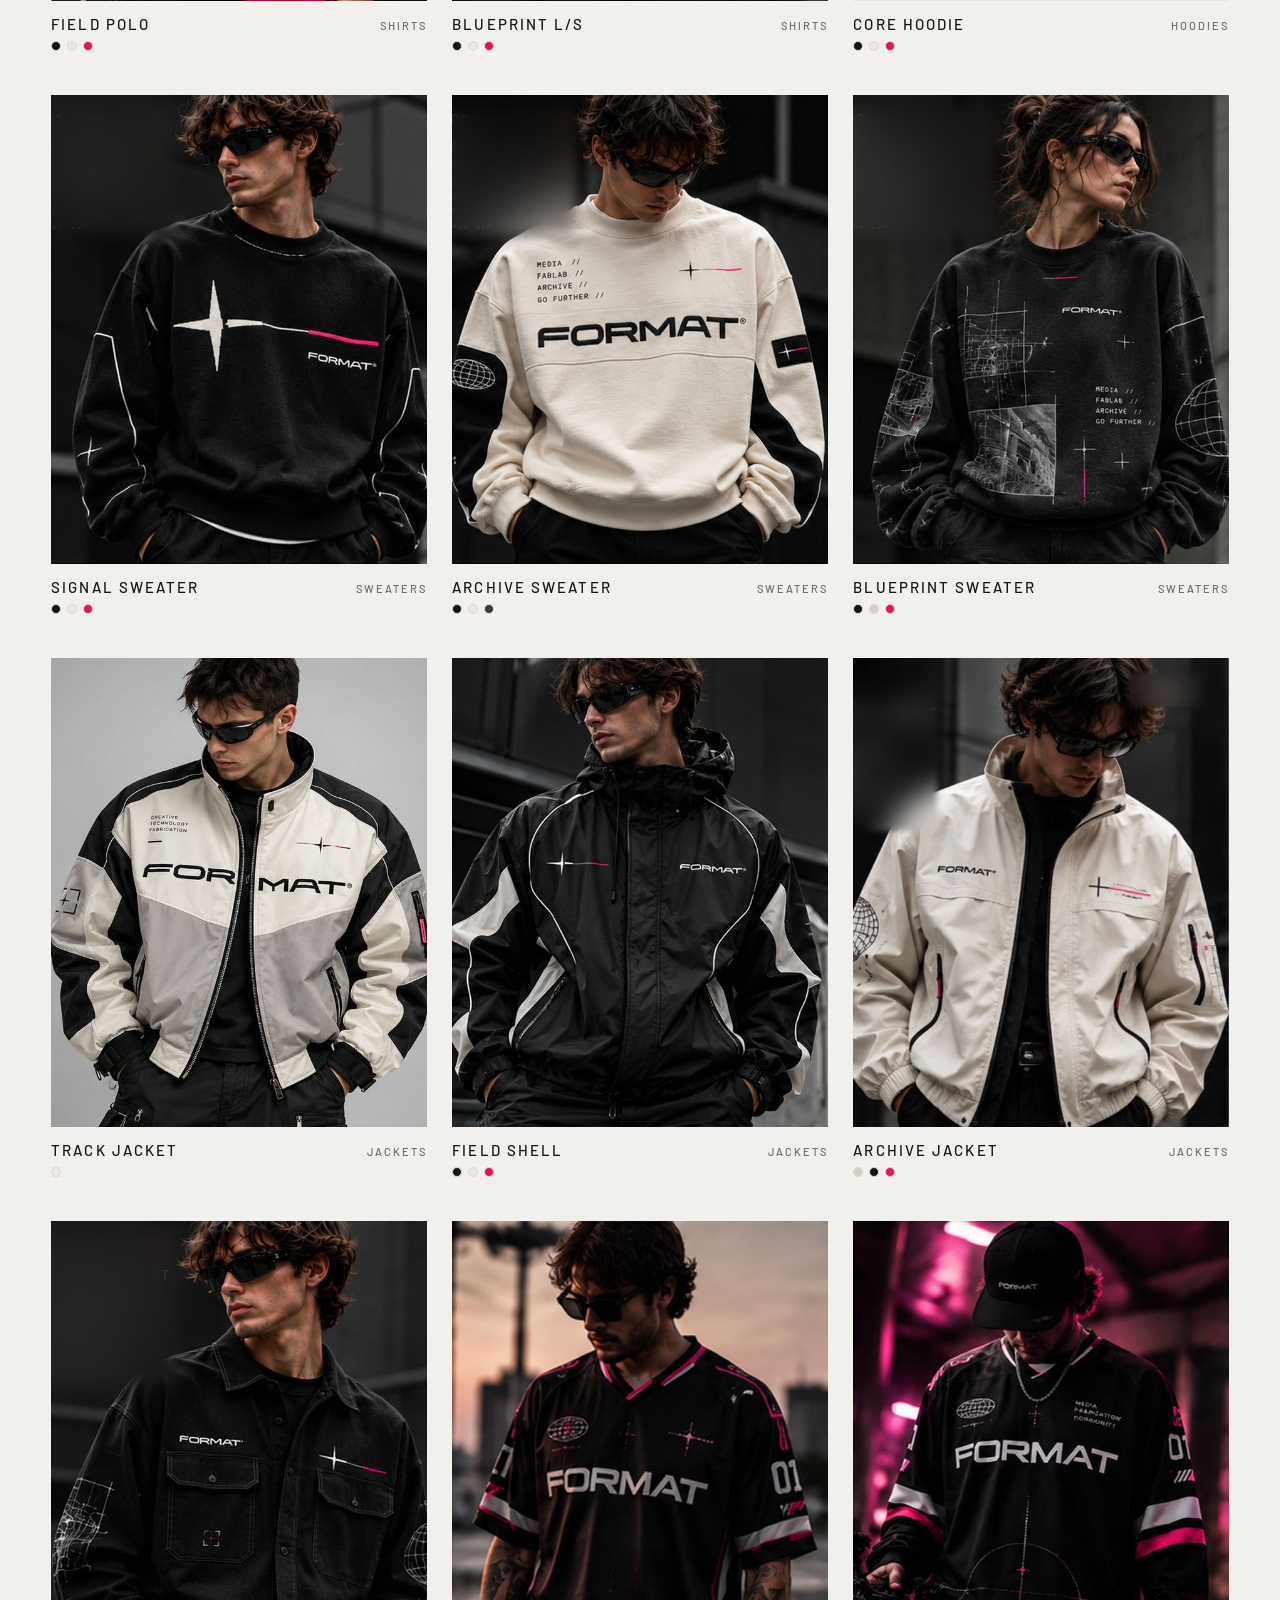
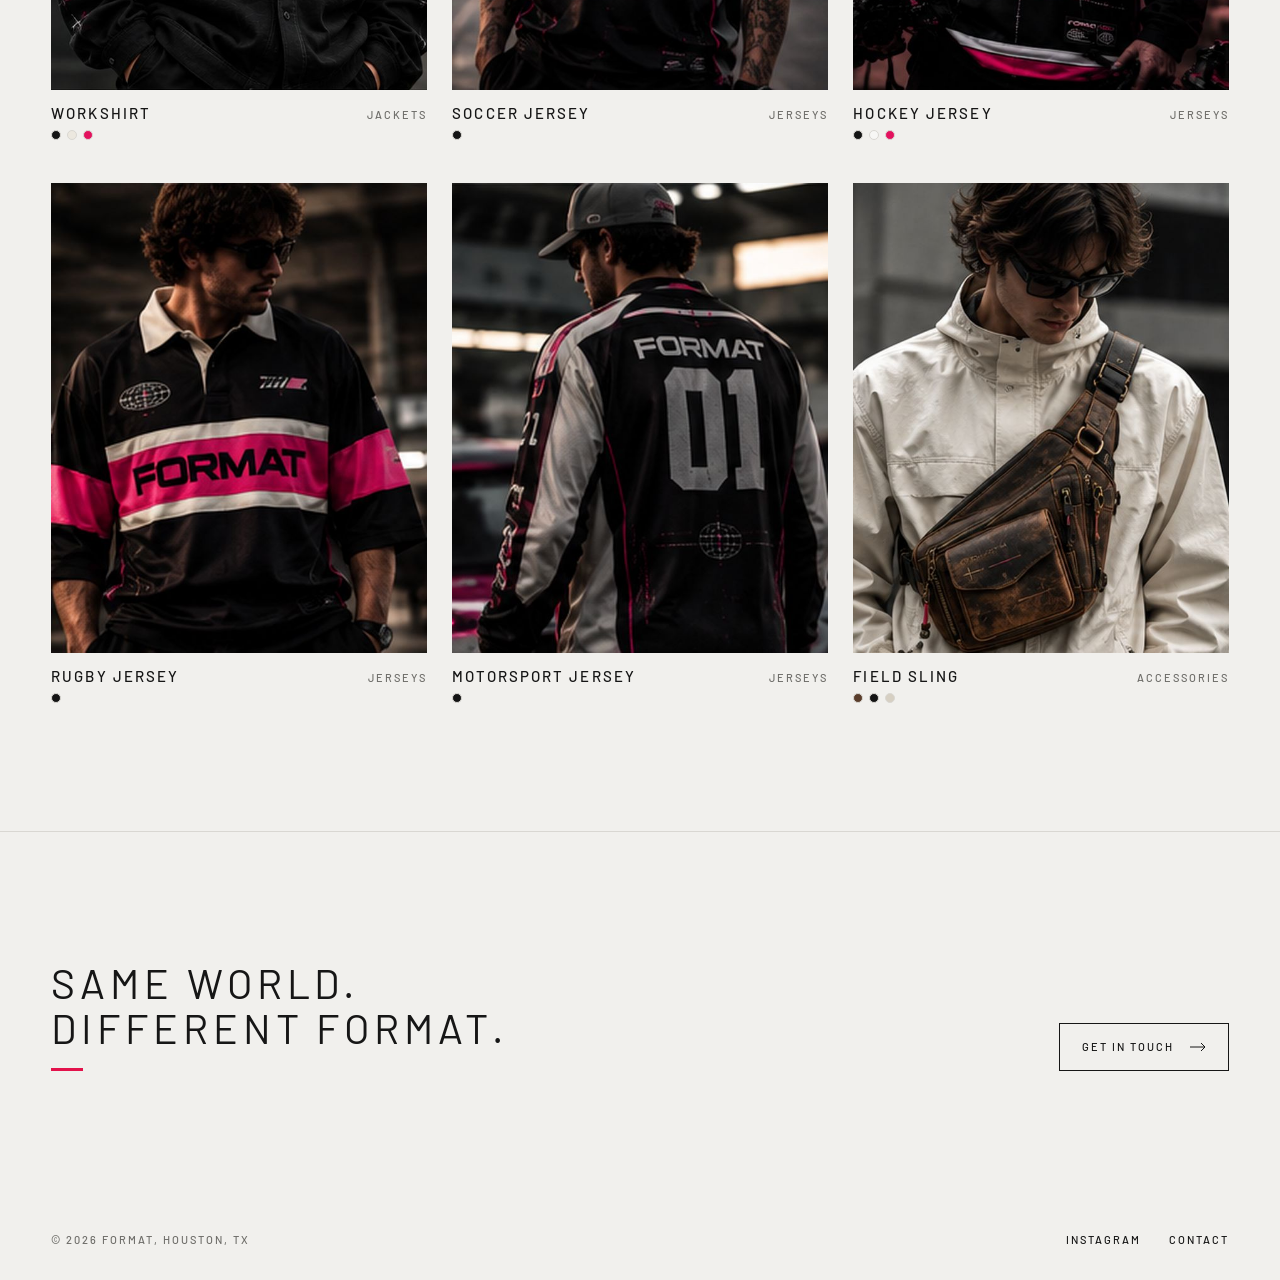
<file: fablab-v1.html>
<!DOCTYPE html>
<html lang="en">
<head>
<meta charset="utf-8">
<meta name="viewport" content="width=device-width, initial-scale=1, viewport-fit=cover">
<title>FORMAT // FabLab</title>
<link rel="apple-touch-icon" sizes="180x180" href="/apple-touch-icon.png">
<link rel="icon" type="image/png" sizes="32x32" href="/favicon-32x32.png">
<link rel="icon" type="image/png" sizes="16x16" href="/favicon-16x16.png">
<link rel="icon" href="/favicon.ico" sizes="any">
<link rel="manifest" href="/site.webmanifest">
<meta name="apple-mobile-web-app-title" content="FORMAT">
<meta name="theme-color" content="#000000">
<meta name="robots" content="noindex">
<meta name="description" content="FORMAT FabLab: limited-run apparel from the Houston creative studio. Shirts, hoodies, sweaters, jackets and jerseys.">
<link rel="preconnect" href="https://fonts.googleapis.com">
<link rel="preconnect" href="https://fonts.gstatic.com" crossorigin>
<link href="https://fonts.googleapis.com/css2?family=Barlow:wght@300;400;500&display=swap" rel="stylesheet">
<style>
:root{
  --paper:#F1F0ED; --ink:#161616; --mute:#6E6D69; --line:#D9D7D2; --accent:#E3124B;
  --sans:"Barlow","DIN Alternate","Helvetica Neue",Arial,sans-serif;
  --pad:clamp(20px,4vw,56px);
  --hh:64px;
  box-sizing:border-box;
  padding-top:env(safe-area-inset-top,0px);
  padding-bottom:env(safe-area-inset-bottom,0px);
}
@media (prefers-color-scheme:dark){:root:not([data-theme="light"]){--paper:#121212;--ink:#ECEBE7;--mute:#8E8D89;--line:#2A2A2A;--accent:#FF2A63}}
:root[data-theme="dark"]{--paper:#121212;--ink:#ECEBE7;--mute:#8E8D89;--line:#2A2A2A;--accent:#FF2A63}
html{scroll-padding-top:calc(env(safe-area-inset-top,0px) + var(--hh))}
@media (prefers-reduced-motion:reduce){*,*::before,*::after{animation:none!important;transition:none!important}}
*,*::before,*::after{box-sizing:border-box}
body{margin:0;background:var(--paper);color:var(--ink);font:400 16px/1.6 var(--sans);-webkit-font-smoothing:antialiased}
img{display:block;max-width:100%}
a{color:inherit;text-decoration:none}
button{font-family:var(--sans)}
:focus-visible{outline:2px solid var(--accent);outline-offset:3px}
.wrap{max-width:1280px;margin:0 auto;padding:0 var(--pad)}
.lbl{font-size:11px;letter-spacing:.18em;text-transform:uppercase;font-weight:500}
.m{color:var(--mute)}
.tick{display:block;width:32px;height:3px;background:var(--accent)}
html.theming,html.theming *{transition:background-color .35s,color .35s,border-color .35s!important}

/* header (matches the main site) */
header{position:sticky;top:0;z-index:20;background:var(--paper);border-bottom:1px solid var(--line)}
.bar{display:flex;align-items:center;justify-content:space-between;height:64px}
.logo img{height:17px;width:auto}
.logo .lp{display:none}
@media (prefers-color-scheme:dark){:root:not([data-theme="light"]) .logo .li{display:none}:root:not([data-theme="light"]) .logo .lp{display:block}}
:root[data-theme="dark"] .logo .li{display:none}:root[data-theme="dark"] .logo .lp{display:block}
.pnav{display:flex;align-items:center;gap:clamp(18px,3vw,40px)}
.pnav a{position:relative;padding:6px 0;transition:color .3s}
.pnav .sl{color:var(--mute);margin-right:.5em;transition:color .3s}
.pnav a:hover,.pnav a[aria-current="page"]{color:var(--ink)}
.pnav a:hover .sl,.pnav a[aria-current="page"] .sl{color:var(--accent)}
.pnav a::after{content:"";position:absolute;left:0;right:0;bottom:0;height:1px;background:var(--accent);transform:scaleX(0);transform-origin:left;transition:transform .5s cubic-bezier(.77,0,.18,1)}
.pnav a[aria-current="page"]::after{transform:scaleX(1)}
.pnav a:not([aria-current]){color:var(--mute)}
.hr{display:flex;align-items:center;gap:clamp(16px,2.4vw,28px)}
.cta{border-bottom:1px solid var(--accent);padding:4px 0}
.cta:hover{color:var(--accent)}
.sl{color:var(--accent)}
.brk{white-space:nowrap;border:0;background:none;color:inherit;font:300 20px var(--sans);letter-spacing:.3em;padding:4px 0 4px .3em;cursor:pointer}
.brk:hover{color:var(--accent)}

/* page head */
.shop{padding:clamp(40px,6vw,80px) 0 clamp(64px,10vw,128px)}
.ghead{margin-bottom:clamp(32px,5vw,64px)}
.back{display:inline-flex;gap:10px;align-items:center}
.back:hover{color:var(--accent)}
h2{margin:28px 0 10px;font-size:clamp(40px,6vw,88px);line-height:1.05;font-weight:400;letter-spacing:.06em;text-transform:uppercase}
.ghead p{max-width:44ch;margin:18px 0 22px}

/* filter bar */
.gbar{position:sticky;top:var(--hh);z-index:10;background:var(--paper);display:flex;justify-content:space-between;align-items:center;gap:16px;padding:14px 0;margin-bottom:clamp(18px,2.4vw,32px);border-bottom:1px solid var(--line)}
.chips{display:flex;gap:clamp(16px,3vw,32px);overflow-x:auto;scrollbar-width:none;margin:-4px 0;padding:4px 0}
.chips::-webkit-scrollbar{display:none}
.chip{flex:none;background:none;border:0;border-bottom:1px solid transparent;color:var(--mute);padding:4px 0;cursor:pointer}
.chip:hover{color:var(--ink)}
.chip[aria-pressed="true"]{color:var(--ink);border-bottom-color:var(--accent)}
.gbar .lbl{white-space:nowrap}

/* product grid */
.pgrid{display:grid;grid-template-columns:repeat(3,1fr);gap:clamp(28px,3.4vw,48px) clamp(14px,2vw,28px)}
.pc{display:block;width:100%;padding:0;border:0;background:none;color:inherit;text-align:left;cursor:pointer}
.pc[hidden]{display:none}
.ph{position:relative;overflow:hidden;background:#0E0E0E;aspect-ratio:4/5}
.ph img{width:100%;height:100%;object-fit:cover;transition:transform .6s}
.pc:hover .ph img{transform:scale(1.03)}
.pcap{display:flex;justify-content:space-between;align-items:baseline;gap:12px;padding-top:14px}
.pn{font-size:15px;font-weight:500;letter-spacing:.14em;text-transform:uppercase}
.pc:hover .pn{color:var(--accent)}
.sw{display:flex;gap:6px;margin-top:8px}
.sw i{width:10px;height:10px;border-radius:50%;border:1px solid var(--line)}

/* product sheet */
.sh{position:fixed;inset:0;z-index:50;background:var(--paper);display:grid;grid-template-columns:minmax(0,1fr) minmax(320px,440px)}
.sh[hidden]{display:none}
.shv{position:relative;background:#0E0E0E;display:flex;flex-direction:column;min-height:0;padding-top:env(safe-area-inset-top,0px)}
.stage{flex:1;min-height:0;display:flex;align-items:center;justify-content:center;padding:clamp(16px,3vw,40px)}
.stage img{max-width:100%;max-height:100%;object-fit:contain}
.thumbs{display:flex;gap:8px;padding:0 clamp(16px,3vw,40px) calc(clamp(16px,3vw,32px) + env(safe-area-inset-bottom,0px));overflow-x:auto}
.thumbs button{flex:none;width:64px;height:64px;padding:0;border:1px solid rgba(255,255,255,.2);background:#000;cursor:pointer;opacity:.6;transition:opacity .3s,border-color .3s}
.thumbs button img{width:100%;height:100%;object-fit:cover}
.thumbs button:hover{opacity:1}
.thumbs button[aria-pressed="true"]{opacity:1;border-color:var(--accent)}
.shi{overflow-y:auto;padding:calc(24px + env(safe-area-inset-top,0px)) clamp(24px,3vw,44px) calc(40px + env(safe-area-inset-bottom,0px));border-left:1px solid var(--line)}
.shtop{display:flex;justify-content:space-between;align-items:center;margin-bottom:clamp(28px,5vh,56px)}
.x{background:none;border:0;color:inherit;cursor:pointer;padding:8px 0}
.x:hover{color:var(--accent)}
.shi h3{margin:14px 0 12px;font-size:clamp(28px,2.6vw,38px);line-height:1.1;font-weight:400;letter-spacing:.08em;text-transform:uppercase}
.shi .t{margin:0 0 28px;color:var(--mute);max-width:36ch}
.opt{border-top:1px solid var(--line);padding:18px 0}
.opt .lbl{display:flex;justify-content:space-between;margin-bottom:12px}
.opts{display:flex;flex-wrap:wrap;gap:6px}
.o{display:inline-flex;align-items:center;gap:8px;min-width:48px;justify-content:center;background:none;border:1px solid var(--line);color:inherit;padding:10px 12px;cursor:pointer;font-size:13px;letter-spacing:.06em}
.o i{width:12px;height:12px;border-radius:50%;border:1px solid var(--line)}
.o:hover{border-color:var(--ink)}
.o[aria-pressed="true"]{border-color:var(--accent);color:var(--ink);box-shadow:inset 0 0 0 1px var(--accent)}
.buy{display:flex;width:100%;justify-content:space-between;align-items:center;gap:16px;margin-top:8px;border:1px solid var(--ink);background:var(--ink);color:var(--paper);padding:16px 22px;cursor:pointer}
.buy:hover{background:var(--accent);border-color:var(--accent);color:#fff}
.note{margin:14px 0 0;font-size:14px;max-width:38ch}
.specs{list-style:none;margin:32px 0 0;padding:18px 0 0;border-top:1px solid var(--line)}
.specs li{padding:7px 0;border-bottom:1px solid var(--line)}
body.lock{overflow:hidden}

/* footer */
footer{border-top:1px solid var(--line)}
footer .wrap{display:flex;justify-content:space-between;align-items:center;gap:20px;flex-wrap:wrap;padding-top:32px;padding-bottom:32px}
footer .links{display:flex;gap:28px}
footer a:hover{color:var(--accent)}

@media (max-width:820px){
  .pgrid{grid-template-columns:1fr 1fr}
  .pcap{flex-direction:column;gap:2px}
  .pn{font-size:13px}
  .sh{display:block;overflow-y:auto}
  .shv{height:68svh}
  .shi{border-left:0;overflow:visible;padding-top:24px}
  .shtop{position:absolute;top:calc(14px + env(safe-area-inset-top,0px));right:16px;margin:0;z-index:2}
  .shtop .lbl.m{display:none}
  .x{color:#EDECE8;background:rgba(0,0,0,.45);padding:10px 14px}
}
@media (max-width:640px){
  :root{--hh:108px}
  .bar{flex-wrap:wrap;height:auto}
  .bar>.logo{height:60px;display:flex;align-items:center}
  .hr{height:60px}
  .pnav{order:3;width:100%;justify-content:space-between;height:48px;border-top:1px solid var(--line)}
  #count{display:none}
  .chips{flex-wrap:wrap;gap:6px 16px;overflow:visible}.chip{letter-spacing:.1em}
}
@media (max-width:480px){.logo img{height:13px}.brk{font-size:17px;letter-spacing:.2em}.pgrid{gap:28px 10px}}
/* closing line, links to Contact */
.closer{padding:clamp(64px,10vw,128px) 0;border-top:1px solid var(--line)}
.closer .wrap{display:flex;justify-content:space-between;align-items:flex-end;gap:28px;flex-wrap:wrap}
.closer .ch{margin:0 0 18px;font-size:clamp(26px,3.2vw,42px);line-height:1.1;font-weight:400;letter-spacing:.12em;text-transform:uppercase}
.gt{display:inline-flex;gap:16px;align-items:center;border:1px solid var(--ink);padding:14px 22px;color:inherit}
.gt:hover{background:var(--ink);color:var(--paper)}
footer{border-top:0}
</style>
<script src="/analytics.js" defer></script>
</head>
<body>

<header>
  <div class="wrap bar">
    <a class="logo" href="index.html" aria-label="FORMAT home"><img class="li" src="assets/2a49f35d6b.png" alt="FORMAT"><img class="lp" src="assets/de76567afb.png" alt=""></a>
    <nav class="lbl pnav" aria-label="Main"><a href="studio.html"><span class="sl">//</span>Studio</a><a href="archive.html"><span class="sl">//</span>Archive</a><a href="#top" aria-current="page"><span class="sl">//</span>FabLab</a></nav>
    <div class="hr"><a class="lbl cta" href="contact.html">Contact</a><button class="brk" id="themeBtn" type="button" aria-label="Switch to light theme" title="Switch theme">[ ]</button></div>
  </div>
</header>

<main class="shop" id="top">
  <div class="wrap">
    <div class="ghead">
      <a class="lbl back" href="index.html"><svg width="14" height="9" viewBox="0 0 16 10" fill="none" stroke="currentColor"><path d="M16 5H1M5 1L1 5l4 4"/></svg> Home</a>
      <h2>Format <span class="sl">//</span> FabLab</h2>
      <div class="lbl m">Apparel // FW26</div>
      <p class="m">Limited-run apparel and gear, made in small batches. Built for creative operators on set, in the field and beyond.</p>
      <span class="tick"></span>
    </div>
    <div class="gbar">
      <div class="chips" role="group" aria-label="Filter by category" id="chips"></div>
      <span class="lbl m" id="count" role="status"></span>
    </div>
    <div class="pgrid" id="pgrid"></div>
  </div>
</main>

<section class="closer" aria-label="Contact"><div class="wrap"><div><h2 class="ch">Same world.<br>Different format.</h2><span class="tick"></span></div><a class="gt lbl" href="contact.html">Get in touch <svg width="16" height="10" viewBox="0 0 16 10" fill="none" stroke="currentColor"><path d="M0 5h15M11 1l4 4-4 4"/></svg></a></div></section>

<div class="sh" id="sh" role="dialog" aria-modal="true" aria-labelledby="shN" hidden>
  <div class="shv">
    <div class="stage"><img id="shImg" alt=""></div>
    <div class="thumbs" id="thumbs" role="group" aria-label="Images"></div>
  </div>
  <div class="shi">
    <div class="shtop"><span class="lbl m" id="shIdx"></span><button class="x lbl" id="shX" type="button">Close</button></div>
    <div class="lbl m" id="shC"></div>
    <h3 id="shN"></h3>
    <p class="t" id="shT"></p>
    <div class="opt"><div class="lbl"><span>Color</span><span class="m" id="shCol"></span></div><div class="opts" id="cols" role="group" aria-label="Color"></div></div>
    <div class="opt" id="sizeOpt"><div class="lbl"><span>Size</span><span class="m" id="shSize">Choose a size</span></div><div class="opts" id="sizes" role="group" aria-label="Size"></div></div>
    <button class="buy lbl" id="buy" type="button">Request to order <svg width="16" height="10" viewBox="0 0 16 10" fill="none" stroke="currentColor"><path d="M0 5h15M11 1l4 4-4 4"/></svg></button>
    <p class="note m" id="note">FW26 pre-order. We confirm price, fit and timing by email.</p>
    <ul class="specs lbl" id="specs"></ul>
  </div>
</div>

<footer>
  <div class="wrap lbl">
    <span class="m">© 2026 FORMAT, Houston, TX</span>
    <div class="links">
      <a href="https://www.instagram.com/andrewlfleming/" target="_blank" rel="noopener">Instagram</a>
      <a href="contact.html">Contact</a>
    </div>
  </div>
</footer>

<script>
(function(){
  var DATA=[{"k": "grid-tee", "n": "Grid Tee", "c": "Shirts", "t": "Oversized tee with the full FORMAT grid printed front and back.", "col": ["Off-white"], "sp": ["Oversized fit", "Heavyweight cotton", "Screen print", "Unisex"], "b": ["1"], "sz": true}, {"k": "frame-tee", "n": "Frame Tee", "c": "Shirts", "t": "A quieter take on the grid: one frame, one logo, pink registration marks.", "col": ["Off-white"], "sp": ["Oversized fit", "Heavyweight cotton", "Screen print", "Unisex"], "b": ["2"], "sz": true}, {"k": "signal-tee", "n": "Signal Tee", "c": "Shirts", "t": "Big chest logo, the signal mark, and a framed back print.", "col": ["Off-white", "Black", "Charcoal", "Hot pink"], "sp": ["Oversized fit", "Heavyweight cotton", "Print + woven label", "Four colors"], "b": ["5", "6"], "sz": true}, {"k": "polo", "n": "Field Polo", "c": "Shirts", "t": "A technical uniform for creative operators.", "col": ["Black", "Off-white", "Hot pink"], "sp": ["Premium piqué", "Relaxed fit", "Embroidered logo", "Technical details", "S–XXL"], "b": ["12"], "sz": true}, {"k": "blueprint-ls", "n": "Blueprint L/S", "c": "Shirts", "t": "Long sleeve covered in the Blueprint all-over graphic.", "col": ["Black", "Off-white", "Hot pink"], "sp": ["Heavyweight cotton", "Oversized fit", "All-over graphic", "Print + embroidery", "S–XXL"], "b": ["14"], "sz": true}, {"k": "core-hoodie", "n": "Core Hoodie", "c": "Hoodies", "t": "The everyday hoodie. Pillars on the sleeve, logo on the back.", "col": ["Black", "Off-white", "Hot pink"], "sp": ["Embroidered detail", "Premium finish", "Custom label", "Three colors"], "b": ["3"], "sz": true}, {"k": "signal-sweater", "n": "Signal Sweater", "c": "Sweaters", "t": "The signal mark knitted in, with white piping down the sleeves.", "col": ["Black", "Off-white", "Hot pink"], "sp": ["Heavyweight knit", "Oversized fit", "Intarsia graphic", "Ribbed details", "480 GSM"], "b": ["10r1", "9"], "sz": true}, {"k": "archive-sweater", "n": "Archive Sweater", "c": "Sweaters", "t": "Panelled crew with an embroidered logo and globe patch.", "col": ["Black", "Off-white", "Charcoal"], "sp": ["Heavyweight fleece", "Oversized fit", "Panel construction", "Embroidery + patch", "420 GSM"], "b": ["10r2", "9"], "sz": true}, {"k": "blueprint-sweater", "n": "Blueprint Sweater", "c": "Sweaters", "t": "The Blueprint graphic, front, back and both sleeves.", "col": ["Black", "Stone", "Hot pink"], "sp": ["Heavyweight fleece", "Oversized fit", "All-over graphic print", "Print + embroidery", "450 GSM"], "b": ["10r3", "11", "16"], "sz": true}, {"k": "track-jacket", "n": "Track Jacket", "c": "Jackets", "t": "Motorsport-cut jacket with a quilted lining and sleeve pocket.", "col": ["Off-white"], "sp": ["Quilted lining", "Sleeve zip pocket", "Adjustable cuffs", "Embroidery + print"], "b": ["4"], "sz": true}, {"k": "field-shell", "n": "Field Shell", "c": "Jackets", "t": "A packable shell built to shoot in.", "col": ["Black", "Off-white", "Hot pink"], "sp": ["Water resistant", "Lightweight", "Breathable", "Packable", "Shoot ready"], "b": ["7"], "sz": true}, {"k": "archive-jacket", "n": "Archive Jacket", "c": "Jackets", "t": "Technical shell with pink-lined zips and the globe on the sleeve.", "col": ["Stone", "Black", "Hot pink"], "sp": ["Technical shell", "Water resistant", "Breathable", "Embroidery + print", "Multiple pockets", "S–XXL"], "b": ["17"], "sz": true}, {"k": "workshirt", "n": "Workshirt", "c": "Jackets", "t": "Heavy twill overshirt with utility pockets. Wear it open.", "col": ["Black", "Off-white", "Hot pink"], "sp": ["Heavyweight twill", "Oversized fit", "Utility pockets", "Embroidery + print", "S–XXL"], "b": ["13"], "sz": true}, {"k": "soccer-jersey", "n": "Soccer Jersey", "c": "Jerseys", "t": "Clean lines for everyday wear.", "col": ["Black"], "sp": ["Performance fabric", "Embroidered details", "Custom neck taping", "Number 01"], "b": ["18"], "sz": true}, {"k": "hockey-jersey", "n": "Hockey Jersey", "c": "Jerseys", "t": "Bold silhouette, premium construction.", "col": ["Black", "White", "Hot pink"], "sp": ["Performance fabric", "Embroidered logo", "Stitched numbers", "Custom collar"], "b": ["20", "18"], "sz": true}, {"k": "rugby-jersey", "n": "Rugby Jersey", "c": "Jerseys", "t": "Refined, timeless, versatile.", "col": ["Black"], "sp": ["Woven + print", "Embroidered details", "Custom labeling", "Number 01"], "b": ["18"], "sz": true}, {"k": "motorsport-jersey", "n": "Motorsport Jersey", "c": "Jerseys", "t": "Technical and aggressive. Built for creators.", "col": ["Black"], "sp": ["Performance fabric", "Embroidered details", "Layered graphics", "Number 01"], "b": ["18"], "sz": true}, {"k": "field-sling", "n": "Field Sling", "c": "Accessories", "t": "A modular crossbody bag for creative operators. Carry essentials, stay organized.", "col": ["Distressed brown", "Black", "Stone"], "sp": ["Modular system", "Padded camera + drone interior", "H 32 // W 20 // D 12 cm", "About 6 L", "Add-on pouches + key clip"], "b": ["15"], "sz": false}],IMG={"c:grid-tee": "assets/13e725dcf7.jpg", "b:1": "assets/e28057a46d.jpg", "c:frame-tee": "assets/2f2f8e6026.jpg", "b:2": "assets/a67e3af791.jpg", "c:signal-tee": "assets/f4edea60aa.jpg", "b:5": "assets/3b5d03458c.jpg", "b:6": "assets/16eccbcd48.jpg", "c:polo": "assets/636e2ed8c8.jpg", "b:12": "assets/b415278806.jpg", "c:blueprint-ls": "assets/a83991a610.jpg", "b:14": "assets/a1216d75d4.jpg", "c:core-hoodie": "assets/ce3e30460d.jpg", "b:3": "assets/72dcd51bbe.jpg", "c:signal-sweater": "assets/ca441595e8.jpg", "b:10r1": "assets/eda25e5227.jpg", "b:9": "assets/6151c3a3e3.jpg", "c:archive-sweater": "assets/3d1da494b7.jpg", "b:10r2": "assets/74f199b826.jpg", "c:blueprint-sweater": "assets/43ff6a68b2.jpg", "b:10r3": "assets/b06514b23f.jpg", "b:11": "assets/819788d92f.jpg", "b:16": "assets/f11bab7fb4.jpg", "c:track-jacket": "assets/0f8854d9ea.jpg", "b:4": "assets/ac7fb7c0e1.jpg", "c:field-shell": "assets/d41a7bc308.jpg", "b:7": "assets/02a721292a.jpg", "c:archive-jacket": "assets/dbc2f1a6e7.jpg", "b:17": "assets/92125fc57b.jpg", "c:workshirt": "assets/17cc66cf00.jpg", "b:13": "assets/dd26cf5553.jpg", "c:soccer-jersey": "assets/c68ca5d43b.jpg", "b:18": "assets/0a56879030.jpg", "c:hockey-jersey": "assets/b6abe1d183.jpg", "b:20": "assets/cf8535549a.jpg", "c:rugby-jersey": "assets/42e6c357c2.jpg", "c:motorsport-jersey": "assets/e1a7b98637.jpg", "c:field-sling": "assets/e41af0ee4e.jpg", "b:15": "assets/edc93dd8cf.jpg"},COL={"Black": "#141414", "Off-white": "#ECE8DF", "Stone": "#D6CFC2", "Charcoal": "#3B3B3B", "Hot pink": "#E3125E", "White": "#F7F7F5", "Distressed brown": "#5A3D2B"};
  var CATS=['All','Shirts','Hoodies','Sweaters','Jackets','Jerseys','Accessories'],SIZES=['S','M','L','XL','XXL'];
  var MAIL='info@madebyformat.com';
  function go(url){try{window.top.location.href=url}catch(e){window.open(url,'_blank','noopener')}}
  [].slice.call(document.querySelectorAll('[data-ext]')).forEach(function(a){a.addEventListener('click',function(e){e.preventDefault();go(a.href)})});

  // [ ] toggles light / dark and remembers the choice
  var root=document.documentElement,tb=document.getElementById('themeBtn'),mq=window.matchMedia('(prefers-color-scheme: dark)');
  function themeNow(){return root.getAttribute('data-theme')||(mq.matches?'dark':'light')}
  function label(){tb.setAttribute('aria-label','Switch to '+(themeNow()==='dark'?'light':'dark')+' theme')}
  try{var s=localStorage.getItem('format-theme');if(s)root.setAttribute('data-theme',s)}catch(e){}
  label();
  tb.addEventListener('click',function(){
    var next=themeNow()==='dark'?'light':'dark';
    root.classList.add('theming');root.setAttribute('data-theme',next);label();
    try{localStorage.setItem('format-theme',next)}catch(e){}
    setTimeout(function(){root.classList.remove('theming')},400);
  });
  if(mq.addEventListener)mq.addEventListener('change',label);

  function el(t,c,h){var e=document.createElement(t);if(c)e.className=c;if(h!=null)e.textContent=h;return e}
  function dot(name){var i=el('i');i.style.background=COL[name]||'#888';return i}

  // grid
  var grid=document.getElementById('pgrid'),cards=[];
  DATA.forEach(function(p,n){
    var b=el('button','pc');b.type='button';b.dataset.c=p.c;b.setAttribute('aria-label',p.n+', '+p.c);
    var ph=el('div','ph'),im=el('img');im.src=IMG['c:'+p.k];im.alt=p.n+' mockup';im.loading='lazy';im.width=600;im.height=750;ph.appendChild(im);b.appendChild(ph);
    var cap=el('div','pcap');cap.appendChild(el('span','pn',p.n));cap.appendChild(el('span','lbl m',p.c));b.appendChild(cap);
    var sw=el('div','sw');p.col.forEach(function(c){var i=dot(c);i.title=c;sw.appendChild(i)});b.appendChild(sw);
    b.addEventListener('click',function(){open(n,b)});
    grid.appendChild(b);cards.push(b);
  });

  // category filter
  var chipsEl=document.getElementById('chips'),count=document.getElementById('count'),cat='All',chips=[];
  CATS.forEach(function(c){var b=el('button','chip lbl',c);b.type='button';b.addEventListener('click',function(){setCat(c)});chipsEl.appendChild(b);chips.push(b)});
  function setCat(c){
    cat=c;var v=0;
    cards.forEach(function(b){var on=c==='All'||b.dataset.c===c;b.hidden=!on;if(on)v++});
    chips.forEach(function(b){b.setAttribute('aria-pressed',b.textContent===c)});
    count.textContent=v+(v===1?' piece':' pieces');
    try{localStorage.setItem('format-cat',c)}catch(e){}
  }
  var sc=null;try{sc=localStorage.getItem('format-cat')}catch(e){}
  setCat(CATS.indexOf(sc)>-1?sc:'All');

  // product sheet
  var sh=document.getElementById('sh'),shImg=document.getElementById('shImg'),thumbs=document.getElementById('thumbs');
  var colsEl=document.getElementById('cols'),sizesEl=document.getElementById('sizes');
  var cur=null,color=null,size=null,last=null,pics=[];
  function setPic(i){shImg.src=IMG[pics[i]];shImg.alt=cur.n+(i?' detail board '+i:' mockup');[].slice.call(thumbs.children).forEach(function(t,k){t.setAttribute('aria-pressed',k===i)})}
  function pick(box,val){[].slice.call(box.children).forEach(function(b){b.setAttribute('aria-pressed',b.dataset.v===val)})}
  function open(n,btn){
    cur=DATA[n];last=btn;color=cur.col[0];size=cur.sz?null:'One size';document.getElementById('sizeOpt').hidden=!cur.sz;
    var vis=cards.filter(function(b){return !b.hidden});
    document.getElementById('shIdx').textContent=String(vis.indexOf(btn)+1).padStart(2,'0')+' // '+String(vis.length).padStart(2,'0');
    document.getElementById('shC').textContent=cur.c;
    document.getElementById('shN').textContent=cur.n;
    document.getElementById('shT').textContent=cur.t;
    pics=['c:'+cur.k].concat(cur.b.map(function(b){return 'b:'+b}));
    thumbs.innerHTML='';
    pics.forEach(function(k,i){var t=el('button');t.type='button';t.setAttribute('aria-label','Image '+(i+1));var im=el('img');im.src=IMG[k];im.alt='';t.appendChild(im);t.addEventListener('click',function(){setPic(i)});thumbs.appendChild(t)});
    setPic(0);
    colsEl.innerHTML='';
    cur.col.forEach(function(c){var b=el('button','o');b.type='button';b.dataset.v=c;b.appendChild(dot(c));b.appendChild(document.createTextNode(c));b.addEventListener('click',function(){color=c;pick(colsEl,c);document.getElementById('shCol').textContent=c});colsEl.appendChild(b)});
    pick(colsEl,color);document.getElementById('shCol').textContent=color;
    sizesEl.innerHTML='';
    SIZES.forEach(function(s){var b=el('button','o',s);b.type='button';b.dataset.v=s;b.addEventListener('click',function(){size=s;pick(sizesEl,s);document.getElementById('shSize').textContent=s;document.getElementById('note').textContent='FW26 pre-order. We confirm price, fit and timing by email.'});sizesEl.appendChild(b)});
    pick(sizesEl,size||'');document.getElementById('shSize').textContent='Choose a size';
    document.getElementById('note').textContent='FW26 pre-order. We confirm price, fit and timing by email.';
    var sp=document.getElementById('specs');sp.innerHTML='';cur.sp.forEach(function(x){sp.appendChild(el('li','',x))});
    sh.hidden=false;sh.scrollTop=0;document.querySelector('.shi').scrollTop=0;document.body.classList.add('lock');
    document.getElementById('shX').focus();
  }
  function close(){sh.hidden=true;document.body.classList.remove('lock');if(last)last.focus()}
  document.getElementById('shX').addEventListener('click',close);
  document.addEventListener('keydown',function(e){if(!sh.hidden&&e.key==='Escape')close()});
  document.getElementById('buy').addEventListener('click',function(){
    if(!size){document.getElementById('note').textContent='Choose a size first.';sizesEl.firstChild.focus();return}
    go('contact.html#s=fablab&m='+encodeURIComponent('Order request: '+cur.n+'\nColor: '+color+'\nSize: '+size+'\nQuantity: 1\n\n'));
    document.getElementById('note').textContent='Opening the order form…';
  });
})();
</script>
</body>
</html>
</file>
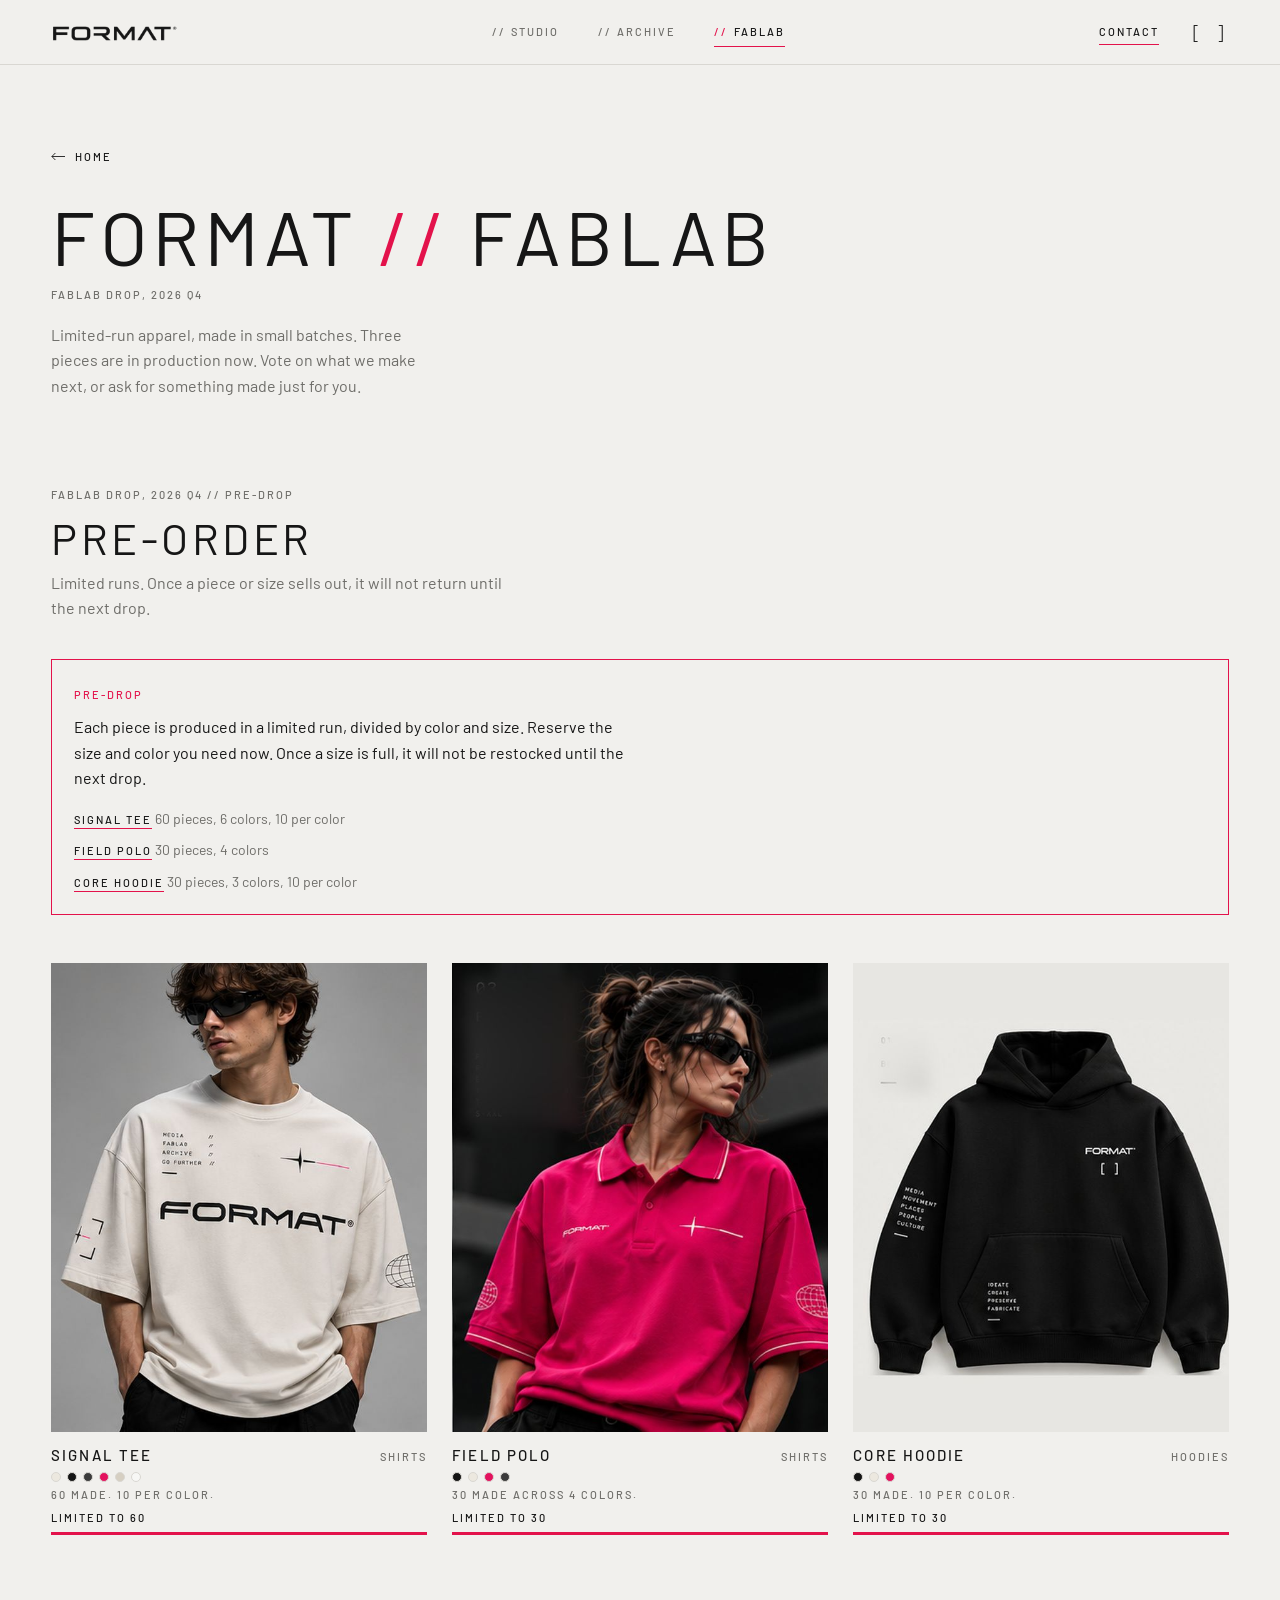
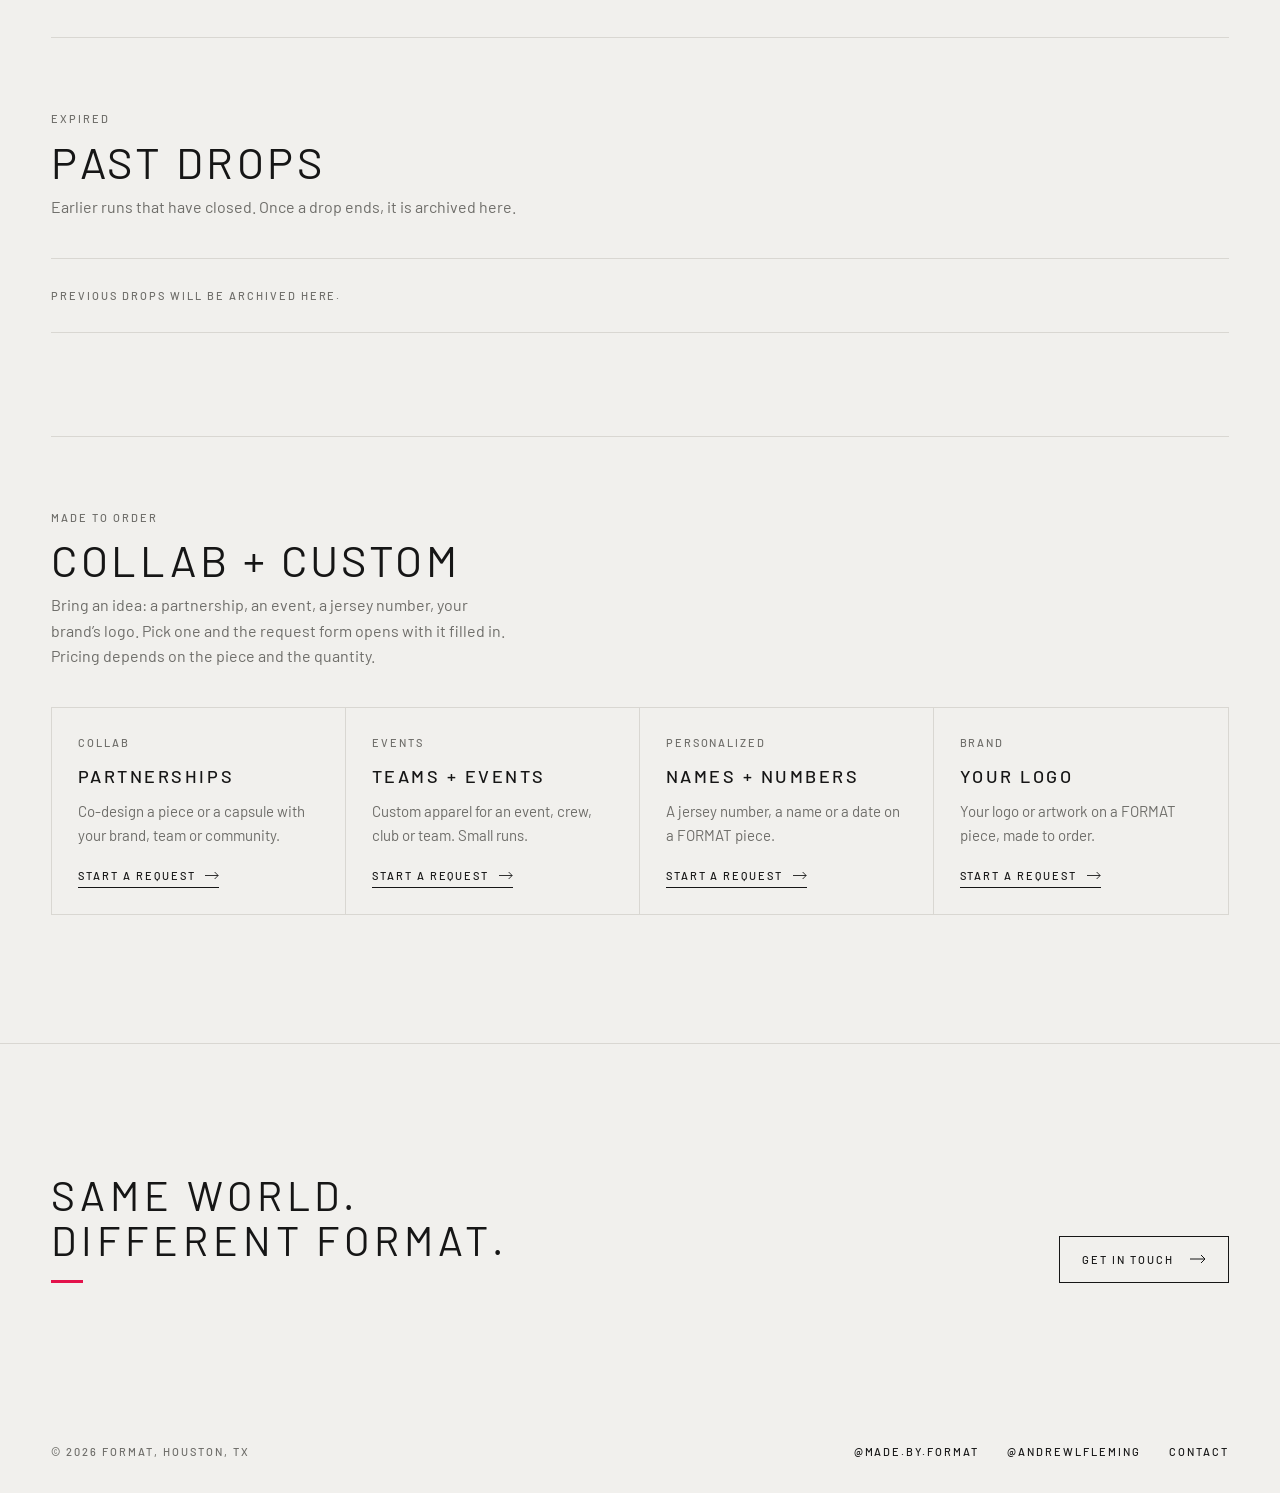
<file: fablab.html>
<!DOCTYPE html>
<html lang="en">
<head>
<meta charset="utf-8">
<meta name="viewport" content="width=device-width, initial-scale=1, viewport-fit=cover">
<title>FORMAT // FabLab | Motorsports &amp; Sports Fashion</title>
<link rel="apple-touch-icon" sizes="180x180" href="/apple-touch-icon.png">
<link rel="icon" type="image/png" sizes="32x32" href="/favicon-32x32.png">
<link rel="icon" type="image/png" sizes="16x16" href="/favicon-16x16.png">
<link rel="icon" href="/favicon.ico" sizes="any">
<link rel="manifest" href="/site.webmanifest">
<meta name="apple-mobile-web-app-title" content="FORMAT">
<meta name="theme-color" content="#000000">
<meta name="description" content="FabLab by FORMAT: limited-run motorsports and sports fashion apparel from a Houston media studio. Shirts, hoodies, sweaters and jackets in small batches.">
<link rel="canonical" href="https://madebyformat.com/fablab.html">
<meta property="og:type" content="website">
<meta property="og:site_name" content="FORMAT">
<meta property="og:title" content="FORMAT // FabLab | Motorsports &amp; Sports Fashion">
<meta property="og:description" content="FabLab by FORMAT: limited-run motorsports and sports fashion apparel from a Houston media studio. Shirts, hoodies, sweaters and jackets in small batches.">
<meta property="og:url" content="https://madebyformat.com/fablab.html">
<meta property="og:image" content="https://madebyformat.com/assets/og-image-hero.jpg">
<meta property="og:image:width" content="1200">
<meta property="og:image:height" content="630">
<meta property="og:image:alt" content="FPV drone view of a green drift car trailing tire smoke through a corner at Texas Motor Speedway">
<meta name="twitter:card" content="summary_large_image">
<meta name="twitter:title" content="FORMAT // FabLab | Motorsports &amp; Sports Fashion">
<meta name="twitter:description" content="FabLab by FORMAT: limited-run motorsports and sports fashion apparel from a Houston media studio. Shirts, hoodies, sweaters and jackets in small batches.">
<meta name="twitter:image" content="https://madebyformat.com/assets/og-image-hero.jpg">
<link rel="preconnect" href="https://fonts.googleapis.com">
<link rel="preconnect" href="https://fonts.gstatic.com" crossorigin>
<link href="https://fonts.googleapis.com/css2?family=Barlow:wght@300;400;500&display=swap" rel="stylesheet">
<style>
:root{
  --paper:#F1F0ED; --ink:#161616; --mute:#6E6D69; --line:#D9D7D2; --accent:#E3124B;
  --sans:"Barlow","DIN Alternate","Helvetica Neue",Arial,sans-serif;
  --pad:clamp(20px,4vw,56px);
  --hh:64px;
  box-sizing:border-box;
  padding-top:env(safe-area-inset-top,0px);
  padding-bottom:env(safe-area-inset-bottom,0px);
}
@media (prefers-color-scheme:dark){:root:not([data-theme="light"]){--paper:#121212;--ink:#ECEBE7;--mute:#8E8D89;--line:#2A2A2A;--accent:#FF2A63}}
:root[data-theme="dark"]{--paper:#121212;--ink:#ECEBE7;--mute:#8E8D89;--line:#2A2A2A;--accent:#FF2A63}
html{scroll-padding-top:calc(env(safe-area-inset-top,0px) + var(--hh))}
@media (prefers-reduced-motion:reduce){*,*::before,*::after{animation:none!important;transition:none!important}}
*,*::before,*::after{box-sizing:border-box}
body{margin:0;background:var(--paper);color:var(--ink);font:400 16px/1.6 var(--sans);-webkit-font-smoothing:antialiased}
img{display:block;max-width:100%}
a{color:inherit;text-decoration:none}
button{font-family:var(--sans)}
:focus-visible{outline:2px solid var(--accent);outline-offset:3px}
.wrap{max-width:1280px;margin:0 auto;padding:0 var(--pad)}
.lbl{font-size:11px;letter-spacing:.18em;text-transform:uppercase;font-weight:500}
.m{color:var(--mute)}
.tick{display:block;width:32px;height:3px;background:var(--accent)}
html.theming,html.theming *{transition:background-color .35s,color .35s,border-color .35s!important}

/* header (matches the main site) */
header{position:sticky;top:0;z-index:20;background:var(--paper);border-bottom:1px solid var(--line)}
.bar{display:flex;align-items:center;justify-content:space-between;height:64px}
.logo img{height:17px;width:auto}
.logo .lp{display:none}
@media (prefers-color-scheme:dark){:root:not([data-theme="light"]) .logo .li{display:none}:root:not([data-theme="light"]) .logo .lp{display:block}}
:root[data-theme="dark"] .logo .li{display:none}:root[data-theme="dark"] .logo .lp{display:block}
.pnav{display:flex;align-items:center;gap:clamp(18px,3vw,40px)}
.pnav a{position:relative;padding:6px 0;transition:color .3s}
.pnav .sl{color:var(--mute);margin-right:.5em;transition:color .3s}
.pnav a:hover,.pnav a[aria-current="page"]{color:var(--ink)}
.pnav a:hover .sl,.pnav a[aria-current="page"] .sl{color:var(--accent)}
.pnav a::after{content:"";position:absolute;left:0;right:0;bottom:0;height:1px;background:var(--accent);transform:scaleX(0);transform-origin:left;transition:transform .5s cubic-bezier(.77,0,.18,1)}
.pnav a[aria-current="page"]::after{transform:scaleX(1)}
.pnav a:not([aria-current]){color:var(--mute)}
.hr{display:flex;align-items:center;gap:clamp(16px,2.4vw,28px)}
.cta{border-bottom:1px solid var(--accent);padding:4px 0}
.cta:hover{color:var(--accent)}
.sl{color:var(--accent)}
.brk{white-space:nowrap;border:0;background:none;color:inherit;font:300 20px var(--sans);letter-spacing:.3em;padding:4px 0 4px .3em;cursor:pointer}
.brk:hover{color:var(--accent)}

/* page head */
.shop{padding:clamp(40px,6vw,80px) 0 clamp(64px,10vw,128px)}
.ghead{margin-bottom:clamp(32px,5vw,64px)}
.back{display:inline-flex;gap:10px;align-items:center}
.back:hover{color:var(--accent)}
h2{margin:28px 0 10px;font-size:clamp(40px,6vw,88px);line-height:1.05;font-weight:400;letter-spacing:.06em;text-transform:uppercase}
.ghead p{max-width:44ch;margin:18px 0 22px}

/* filter bar */
.gbar{position:sticky;top:var(--hh);z-index:10;background:var(--paper);display:flex;justify-content:space-between;align-items:center;gap:16px;padding:14px 0;margin-bottom:clamp(18px,2.4vw,32px);border-bottom:1px solid var(--line)}
.chips{display:flex;gap:clamp(16px,3vw,32px);overflow-x:auto;scrollbar-width:none;margin:-4px 0;padding:4px 0}
.chips::-webkit-scrollbar{display:none}
.chip{flex:none;background:none;border:0;border-bottom:1px solid transparent;color:var(--mute);padding:4px 0;cursor:pointer}
.chip:hover{color:var(--ink)}
.chip[aria-pressed="true"]{color:var(--ink);border-bottom-color:var(--accent)}
.gbar .lbl{white-space:nowrap}

/* product grid */
.pgrid{display:grid;grid-template-columns:repeat(3,1fr);gap:clamp(28px,3.4vw,48px) clamp(14px,2vw,28px)}
.pc{display:block;width:100%;padding:0;border:0;background:none;color:inherit;text-align:left;cursor:pointer}
.pc[hidden]{display:none}
.ph{position:relative;overflow:hidden;background:#0E0E0E;aspect-ratio:4/5}
.ph img{width:100%;height:100%;object-fit:cover;transition:transform .6s}
.pc:hover .ph img{transform:scale(1.03)}
.pcap{display:flex;justify-content:space-between;align-items:baseline;gap:12px;padding-top:14px}
.pn{font-size:15px;font-weight:500;letter-spacing:.14em;text-transform:uppercase}
.pc:hover .pn{color:var(--accent)}
.sw{display:flex;gap:6px;margin-top:8px}
.sw i{width:10px;height:10px;border-radius:50%;border:1px solid var(--line)}

/* product sheet */
.sh{position:fixed;inset:0;z-index:50;background:var(--paper);display:grid;grid-template-columns:minmax(0,1fr) minmax(320px,440px)}
.sh[hidden]{display:none}
.shv{position:relative;background:#0E0E0E;display:flex;flex-direction:column;min-height:0;padding-top:env(safe-area-inset-top,0px)}
.stage{flex:1;min-height:0;display:flex;align-items:center;justify-content:center;padding:clamp(16px,3vw,40px)}
.stage img{max-width:100%;max-height:100%;object-fit:contain}
.thumbs{display:flex;gap:8px;padding:0 clamp(16px,3vw,40px) calc(clamp(16px,3vw,32px) + env(safe-area-inset-bottom,0px));overflow-x:auto}
.thumbs button{flex:none;width:64px;height:64px;padding:0;border:1px solid rgba(255,255,255,.2);background:#000;cursor:pointer;opacity:.6;transition:opacity .3s,border-color .3s}
.thumbs button img{width:100%;height:100%;object-fit:cover}
.thumbs button:hover{opacity:1}
.thumbs button[aria-pressed="true"]{opacity:1;border-color:var(--accent)}
.shi{overflow-y:auto;padding:calc(24px + env(safe-area-inset-top,0px)) clamp(24px,3vw,44px) calc(40px + env(safe-area-inset-bottom,0px));border-left:1px solid var(--line)}
.shtop{display:flex;justify-content:space-between;align-items:center;margin-bottom:clamp(28px,5vh,56px)}
.x{background:none;border:0;color:inherit;cursor:pointer;padding:8px 0}
.x:hover{color:var(--accent)}
.shi h3{margin:14px 0 12px;font-size:clamp(28px,2.6vw,38px);line-height:1.1;font-weight:400;letter-spacing:.08em;text-transform:uppercase}
.shi .t{margin:0 0 28px;color:var(--mute);max-width:36ch}
.opt{border-top:1px solid var(--line);padding:18px 0}
.opt .lbl{display:flex;justify-content:space-between;margin-bottom:12px}
.opts{display:flex;flex-wrap:wrap;gap:6px}
.o{display:inline-flex;align-items:center;gap:8px;min-width:48px;justify-content:center;background:none;border:1px solid var(--line);color:inherit;padding:10px 12px;cursor:pointer;font-size:13px;letter-spacing:.06em}
.o i{width:12px;height:12px;border-radius:50%;border:1px solid var(--line)}
.o:hover{border-color:var(--ink)}
.o[aria-pressed="true"]{border-color:var(--accent);color:var(--ink);box-shadow:inset 0 0 0 1px var(--accent)}
.buy{display:flex;width:100%;justify-content:space-between;align-items:center;gap:16px;margin-top:8px;border:1px solid var(--ink);background:var(--ink);color:var(--paper);padding:16px 22px;cursor:pointer}
.buy:hover{background:var(--accent);border-color:var(--accent);color:#fff}
.note{margin:14px 0 0;font-size:14px;max-width:38ch}
.specs{list-style:none;margin:32px 0 0;padding:18px 0 0;border-top:1px solid var(--line)}
.specs li{padding:7px 0;border-bottom:1px solid var(--line)}
body.lock{overflow:hidden}

/* footer */
footer{border-top:1px solid var(--line)}
footer .wrap{display:flex;justify-content:space-between;align-items:center;gap:20px;flex-wrap:wrap;padding-top:32px;padding-bottom:32px}
footer .links{display:flex;gap:28px}
footer a:hover{color:var(--accent)}

@media (max-width:820px){
  .pgrid{grid-template-columns:1fr 1fr}
  .pcap{flex-direction:column;gap:2px}
  .pn{font-size:13px}
  .sh{display:block;overflow-y:auto}
  .shv{height:68svh}
  .shi{border-left:0;overflow:visible;padding-top:24px}
  .shtop{position:absolute;top:calc(14px + env(safe-area-inset-top,0px));right:16px;margin:0;z-index:2}
  .shtop .lbl.m{display:none}
  .x{color:#EDECE8;background:rgba(0,0,0,.45);padding:10px 14px}
}
@media (max-width:640px){
  :root{--hh:108px}
  .bar{flex-wrap:wrap;height:auto}
  .bar>.logo{height:60px;display:flex;align-items:center}
  .hr{height:60px}
  .pnav{order:3;width:100%;justify-content:space-between;height:48px;border-top:1px solid var(--line)}
  #count{display:none}
  .chips{flex-wrap:wrap;gap:6px 16px;overflow:visible}.chip{letter-spacing:.1em}
}
@media (max-width:480px){.logo img{height:13px}.brk{font-size:17px;letter-spacing:.2em}.pgrid{gap:28px 10px}}
/* closing line, links to Contact */
.closer{padding:clamp(64px,10vw,128px) 0;border-top:1px solid var(--line)}
.closer .wrap{display:flex;justify-content:space-between;align-items:flex-end;gap:28px;flex-wrap:wrap}
.closer .ch{margin:0 0 18px;font-size:clamp(26px,3.2vw,42px);line-height:1.1;font-weight:400;letter-spacing:.12em;text-transform:uppercase}
.gt{display:inline-flex;gap:16px;align-items:center;border:1px solid var(--ink);padding:14px 22px;color:inherit}
.gt:hover{background:var(--ink);color:var(--paper)}
footer{border-top:0}

/* ---- v2: drop sections, stock, voting ---- */
.pastE{margin:0;padding:28px 0;border-top:1px solid var(--line);border-bottom:1px solid var(--line)}
.pv{margin:0 0 24px;padding:10px 14px;border:1px dashed var(--accent);color:var(--accent)}
.pv[hidden]{display:none}
.sec{padding-top:clamp(8px,2vw,24px)}
.sec+.sec{margin-top:clamp(56px,8vw,112px);padding-top:clamp(40px,6vw,72px);border-top:1px solid var(--line)}
.sech{margin-bottom:clamp(24px,3vw,40px)}
.sech h3{margin:10px 0 8px;font-size:clamp(28px,3.4vw,46px);line-height:1.1;font-weight:400;letter-spacing:.08em;text-transform:uppercase}
.sech p{max-width:52ch;margin:0 0 6px}
.pgrid.pre .pc[hidden]{display:none}
.stock{margin-top:10px}
.stock .lbl{display:flex;justify-content:space-between;gap:12px}
.stock .low{color:var(--accent)}
.sbar{height:3px;margin-top:8px;background:var(--line)}
.sbar i{display:block;height:100%;width:100%;background:var(--accent);transition:width .6s}
.age{display:block;margin-top:8px}
.vd{color:var(--accent)}
.top3{margin:0 0 clamp(24px,3vw,40px);padding:22px 0;border-top:1px solid var(--line);border-bottom:1px solid var(--line)}
.top3 .hd{display:flex;justify-content:space-between;align-items:center;gap:12px 24px;flex-wrap:wrap;margin-bottom:18px}
.per{display:flex;gap:clamp(14px,2.4vw,26px)}
.per button{background:none;border:0;border-bottom:1px solid transparent;color:var(--mute);padding:4px 0;cursor:pointer}
.per button:hover{color:var(--ink)}
.per button[aria-pressed="true"]{color:var(--ink);border-bottom-color:var(--accent)}
.t3{display:grid;grid-template-columns:repeat(3,1fr);gap:clamp(12px,2vw,28px);list-style:none;margin:0;padding:0}
.t3 button{display:flex;gap:14px;align-items:center;width:100%;padding:0;border:0;background:none;color:inherit;text-align:left;cursor:pointer}
.t3 img{width:64px;height:80px;flex:none;object-fit:cover;background:#0E0E0E}
.t3 .rk{font-size:30px;font-weight:300;line-height:1;color:var(--accent);min-width:1.4em}
.t3 .nm{display:block;font-size:14px;font-weight:500;letter-spacing:.12em;text-transform:uppercase}
.t3 button:hover .nm{color:var(--accent)}
.t3msg{margin:0}
.shs{margin:0 0 24px}
.shs[hidden]{display:none}
.opt[hidden],.buy[hidden]{display:none}
.opts button:disabled{opacity:.4;cursor:default}
.vote{margin-top:0}
.vote[aria-pressed="true"]{background:transparent;border-color:var(--accent);color:var(--ink)}
.buy:disabled{opacity:.5;cursor:default;background:transparent;color:var(--mute);border-color:var(--line)}
.msg textarea{width:100%;background:transparent;border:1px solid var(--line);color:var(--ink);padding:12px;font:400 16px var(--sans);border-radius:0;resize:vertical}
.msg textarea:focus{border-color:var(--ink);outline:0}
.tcap{position:absolute;left:50%;bottom:calc(clamp(16px,3vw,32px) + 84px);transform:translateX(-50%);padding:6px 12px;background:rgba(0,0,0,.55);color:#fff;font-size:11px;white-space:nowrap}
.stage{transition:background .45s}
.nm input{width:100%;background:transparent;border:1px solid var(--line);color:var(--ink);padding:12px;font:400 16px var(--sans);border-radius:0}
.nm input:focus{border-color:var(--ink);outline:0}
.nm .ok{margin:8px 0 0;font-size:14px}
.mrow{display:flex;align-items:center;gap:12px;margin-top:10px}
.mrow button{border:1px solid var(--ink);background:none;color:inherit;padding:10px 16px;cursor:pointer}
.mrow button:hover{background:var(--ink);color:var(--paper)}
.rw{margin:14px 0 0;padding:12px 14px;border-left:2px solid var(--accent);font-size:14px;animation:rise .4s ease}
.rw[hidden],.wlok[hidden],.tcap[hidden],.wl[hidden]{display:none}
.pop{animation:pop .45s cubic-bezier(.2,1.6,.4,1)}
@keyframes pop{0%{transform:scale(.96)}60%{transform:scale(1.03)}100%{transform:scale(1)}}
@keyframes rise{from{opacity:0;transform:translateY(6px)}to{opacity:1;transform:none}}
.wlok{display:flex;gap:14px;align-items:flex-start;margin-top:28px;padding:18px;border:1px solid var(--accent);animation:rise .4s ease}
.wlok svg{flex:none;color:var(--accent)}
.wlok p{margin:6px 0 10px;font-size:14px}
.wlok button{background:none;border:0;border-bottom:1px solid currentColor;padding:0;color:var(--mute);cursor:pointer}
.wl{margin-top:28px;padding-top:20px;border-top:1px solid var(--line)}
.wl .lbl{display:block;margin-bottom:10px}
.wl .row{display:flex;gap:8px}
.wl input[type=email]{flex:1;min-width:0;background:transparent;border:1px solid var(--line);color:var(--ink);padding:12px;font:400 16px var(--sans);border-radius:0}
.wl input[type=email]:focus{border-color:var(--ink);outline:0}
.wl button{flex:none;border:1px solid var(--ink);background:none;color:inherit;padding:0 16px;cursor:pointer}
.wl button:hover{background:var(--ink);color:var(--paper)}
.wl .hp{position:absolute;left:-9999px;width:1px;height:1px;opacity:0}
.wl .ok{margin:10px 0 0;font-size:14px}

.announce{display:flex;justify-content:space-between;align-items:center;flex-wrap:wrap;gap:18px 32px;margin:0 0 clamp(28px,4vw,48px);padding:20px 22px;border:1px solid var(--accent)}
.announce[hidden]{display:none}
.announce>div>.lbl{color:var(--accent)}
.alist{list-style:none;margin:14px 0 0;padding:0;display:grid;gap:6px}
.alist button{background:none;border:0;border-bottom:1px solid var(--accent);color:inherit;padding:2px 0;cursor:pointer}
.alist button:hover{color:var(--accent)}
.alist span{font-size:14px}
.announce p{margin:8px 0 0;max-width:62ch}
.run{display:block;margin-top:6px}
.o small{font-size:11px;letter-spacing:.06em;color:var(--mute)}
.o.sz{flex-direction:column;gap:2px;min-width:64px}
.o:disabled{opacity:.45;cursor:not-allowed}
.o:disabled:hover{border-color:var(--line)}
.ordf[hidden]{display:none}
.ordf label.lbl{display:block;margin:16px 0 8px}
.ordf input[type=text],.ordf input[type=email]{width:100%;background:transparent;border:1px solid var(--line);color:var(--ink);padding:12px;font:400 16px var(--sans);border-radius:0}
.ordf input:focus{border-color:var(--ink);outline:0}
.ordf .buy{margin-top:20px}
.ordf .hp{position:absolute;left:-9999px;width:1px;height:1px;opacity:0}
@media (max-width:820px){.t3{grid-template-columns:1fr}.pgrid.pre{grid-template-columns:1fr 1fr}}
@media (max-width:560px){.pgrid.pre{grid-template-columns:1fr}.pgrid.pre .ph{aspect-ratio:1/1}.wl .row{flex-direction:column}.wl button{padding:12px 16px}}
.cug{display:grid;grid-template-columns:repeat(4,minmax(0,1fr));gap:0;border:1px solid var(--line)}
.cu{display:flex;flex-direction:column;gap:10px;padding:clamp(18px,2vw,28px);border-right:1px solid var(--line);transition:background .3s}
.cu:last-child{border-right:0}
.cu:hover{background:color-mix(in srgb,var(--ink) 4%,transparent)}
.cu h4{margin:0;font-size:18px;font-weight:500;letter-spacing:.14em;text-transform:uppercase}
.cu p{margin:0 0 10px;font-size:15px;line-height:1.55;flex:1}
.cu .act{display:inline-flex;gap:10px;align-items:center;align-self:flex-start;border-bottom:1px solid currentColor;padding-bottom:3px}
.cu:hover .act{color:var(--accent)}
@media (max-width:900px){.cug{grid-template-columns:repeat(2,minmax(0,1fr))}.cu:nth-child(2){border-right:0}.cu:nth-child(-n+2){border-bottom:1px solid var(--line)}}
@media (max-width:520px){.cug{grid-template-columns:minmax(0,1fr)}.cu{border-right:0;border-bottom:1px solid var(--line)}.cu:last-child{border-bottom:0}}
</style>
<link rel="stylesheet" href="/fx.css">
<script src="/fx.js"></script>
<script src="/analytics.js" defer></script>
</head>
<body>

<header>
  <div class="wrap bar">
    <a class="logo" href="index.html" aria-label="FORMAT home"><img class="li" src="assets/2a49f35d6b.png" alt="FORMAT"><img class="lp" src="assets/de76567afb.png" alt=""></a>
    <nav class="lbl pnav" aria-label="Main"><a href="studio.html"><span class="sl">//</span>Studio</a><a href="archive.html"><span class="sl">//</span>Archive</a><a href="#top" aria-current="page"><span class="sl">//</span>FabLab</a></nav>
    <div class="hr"><a class="lbl cta" href="contact.html">Contact</a><button class="brk" id="themeBtn" type="button" aria-label="Switch to light theme" title="Switch theme">[ ]</button></div>
  </div>
</header>

<main class="shop" id="top">
  <div class="wrap">
    <div class="pv lbl" id="pv" hidden>Preview: voting, the waitlist and live stock aren't connected yet.</div>
    <div class="ghead">
      <a class="lbl back" href="index.html"><svg width="14" height="9" viewBox="0 0 16 10" fill="none" stroke="currentColor"><path d="M16 5H1M5 1L1 5l4 4"/></svg> Home</a>
      <h2>Format <span class="sl">//</span> FabLab</h2>
      <div class="lbl m">FabLab Drop, 2026 Q4</div>
      <p class="m">Limited-run apparel, made in small batches. Three pieces are in production now. Vote on what we make next, or ask for something made just for you.</p>
    </div>

    <section class="sec" id="preorder" aria-labelledby="preH">
      <div class="sech">
        <div class="lbl m">FabLab Drop, 2026 Q4 // Pre-drop</div>
        <h3 id="preH">Pre-order</h3>
        <p class="m">Limited runs. Once a piece or size sells out, it will not return until the next drop.</p>
      </div>
      <div id="announce" hidden></div>
      <div class="pgrid pre" id="pgridPre"></div>
    </section>

    <section class="sec" id="past" aria-labelledby="pastH">
      <div class="sech">
        <div class="lbl m">Expired</div>
        <h3 id="pastH">Past drops</h3>
        <p class="m">Earlier runs that have closed. Once a drop ends, it is archived here.</p>
      </div>
      <p class="pastE lbl m">Previous drops will be archived here.</p>
    </section>

    <section class="sec" id="custom" aria-labelledby="cusH">
      <div class="sech">
        <div class="lbl m">Made to order</div>
        <h3 id="cusH">Collab + custom</h3>
        <p class="m">Bring an idea: a partnership, an event, a jersey number, your brand’s logo. Pick one and the request form opens with it filled in. Pricing depends on the piece and the quantity.</p>
      </div>
      <div class="cug"><a class="cu" href="contact.html#s=fablab&m=FabLab%20collab%20request%0A%0AWho%20you%20are%2C%20what%20you%20want%20to%20make%20together%2C%20and%20rough%20quantity%3A%0A"><span class="lbl m">Collab</span><h4>Partnerships</h4><p class="m">Co-design a piece or a capsule with your brand, team or community.</p><span class="lbl act">Start a request <svg width="14" height="9" viewBox="0 0 16 10" fill="none" stroke="currentColor"><path d="M0 5h15M11 1l4 4-4 4"/></svg></span></a><a class="cu" href="contact.html#s=fablab&m=FabLab%20event%20request%0A%0AEvent%20or%20group%2C%20date%2C%20and%20how%20many%20pieces%3A%0A"><span class="lbl m">Events</span><h4>Teams + events</h4><p class="m">Custom apparel for an event, crew, club or team. Small runs.</p><span class="lbl act">Start a request <svg width="14" height="9" viewBox="0 0 16 10" fill="none" stroke="currentColor"><path d="M0 5h15M11 1l4 4-4 4"/></svg></span></a><a class="cu" href="contact.html#s=fablab&m=FabLab%20personalized%20piece%0A%0APiece%2C%20name%20or%20number%2C%20size%20and%20color%3A%0A"><span class="lbl m">Personalized</span><h4>Names + numbers</h4><p class="m">A jersey number, a name or a date on a FORMAT piece.</p><span class="lbl act">Start a request <svg width="14" height="9" viewBox="0 0 16 10" fill="none" stroke="currentColor"><path d="M0 5h15M11 1l4 4-4 4"/></svg></span></a><a class="cu" href="contact.html#s=fablab&m=FabLab%20brand%20logo%20request%0A%0ABrand%2C%20where%20the%20logo%20goes%2C%20and%20quantity%20%28send%20the%20logo%20file%20by%20email%20after%29%3A%0A"><span class="lbl m">Brand</span><h4>Your logo</h4><p class="m">Your logo or artwork on a FORMAT piece, made to order.</p><span class="lbl act">Start a request <svg width="14" height="9" viewBox="0 0 16 10" fill="none" stroke="currentColor"><path d="M0 5h15M11 1l4 4-4 4"/></svg></span></a></div>
    </section>
  </div>
</main>

<section class="closer" aria-label="Contact"><div class="wrap"><div><h2 class="ch">Same world.<br>Different format.</h2><span class="tick"></span></div><a class="gt lbl" href="contact.html">Get in touch <svg width="16" height="10" viewBox="0 0 16 10" fill="none" stroke="currentColor"><path d="M0 5h15M11 1l4 4-4 4"/></svg></a></div></section>

<div class="sh" id="sh" role="dialog" aria-modal="true" aria-labelledby="shN" hidden>
  <div class="shv">
    <div class="stage" id="stage"><img id="shImg" alt=""><span class="tcap lbl" id="tCap" hidden></span></div>
    <div class="thumbs" id="thumbs" role="group" aria-label="Images"></div>
  </div>
  <div class="shi">
    <div class="shtop"><span class="lbl m" id="shIdx"></span><button class="x lbl" id="shX" type="button">Close</button></div>
    <div class="lbl m" id="shC"></div>
    <h3 id="shN"></h3>
    <p class="t" id="shT"></p>
    <div class="shs stock" id="shStock" hidden><div class="lbl"><span id="shStockT"></span></div><div class="sbar"><i id="shStockB"></i></div></div>
    <div class="lbl m age" id="shAge" hidden style="margin:-14px 0 24px"></div>
    <p class="lbl m run" id="shRun" hidden style="margin:-14px 0 24px"></p>
    <div class="opt nm"><label class="lbl" for="vname">Your name <span class="m">So we know who voted</span></label><input type="text" id="vname" maxlength="80" autocomplete="name" placeholder="First name is fine"><p class="ok m" id="nmS" role="status" hidden></p></div>
    <div class="opt"><div class="lbl"><span id="colLbl">Color</span><span class="m" id="shCol"></span></div><div class="opts" id="cols" role="group" aria-label="Color"></div></div>
    <div class="opt" id="sizeOpt"><div class="lbl"><span id="sizeLbl">Size</span><span class="m" id="shSize">Choose a size</span></div><div class="opts" id="sizes" role="group" aria-label="Size"></div></div>
    <div class="opt msg"><label class="lbl" for="msg">Leave a note about this piece <span class="m">Optional</span></label><textarea id="msg" maxlength="1000" rows="3" placeholder="Let’s hear what you think..."></textarea><div class="mrow"><button class="lbl" id="msgB" type="button">Send note</button><span class="ok m" id="msgS" role="status" hidden></span></div></div>
    <button class="buy lbl vote" id="vote" type="button" aria-pressed="false" hidden><span id="voteT">Vote for this piece</span> <svg width="16" height="10" viewBox="0 0 16 10" fill="none" stroke="currentColor"><path d="M0 5h15M11 1l4 4-4 4"/></svg></button>
    <p class="rw" id="rw" role="status" hidden></p>
    <form class="ordf" id="ordF" novalidate>
      <label class="lbl" for="ordN">Name</label>
      <input type="text" id="ordN" name="name" autocomplete="name" maxlength="120">
      <label class="lbl" for="ordE">Email</label>
      <input type="email" id="ordE" name="email" autocomplete="email" inputmode="email" placeholder="So we can confirm with you" maxlength="200">
      <input class="hp" type="text" id="ordH" name="website" tabindex="-1" autocomplete="off" aria-hidden="true">
      <button class="buy lbl" id="buy" type="submit"><span id="buyT">Submit my size</span> <svg width="16" height="10" viewBox="0 0 16 10" fill="none" stroke="currentColor"><path d="M0 5h15M11 1l4 4-4 4"/></svg></button>
    </form>
    <p class="note m" id="note" role="status"></p>
    <div class="wlok" id="wlOk" role="status" hidden><svg width="28" height="28" viewBox="0 0 28 28" fill="none" stroke="currentColor" stroke-width="2"><circle cx="14" cy="14" r="12"/><path d="M8 14.5l4 4 8-9"/></svg><div><b class="lbl" id="wlT"></b><p id="wlM"></p><button class="lbl" id="wlAgain" type="button">Use another email</button></div></div>
    <form class="wl" id="wl" novalidate>
      <label class="lbl" for="wlE" id="wlL"></label>
      <div class="row"><input type="email" id="wlE" name="email" placeholder="you@email.com" autocomplete="email" inputmode="email" required><input class="hp" type="text" id="wlH" name="website" tabindex="-1" autocomplete="off" aria-hidden="true"><button class="lbl" type="submit" id="wlB">Join</button></div>
      <p class="ok m" id="wlS" role="status" hidden></p>
    </form>
    <ul class="specs lbl" id="specs"></ul>
  </div>
</div>

<footer>
  <div class="wrap lbl">
    <span class="m">© 2026 FORMAT, Houston, TX</span>
    <div class="links">
      <a href="https://www.instagram.com/made.by.format/" target="_blank" rel="noopener">@made.by.format</a>
      <a href="https://www.instagram.com/andrewlfleming/" target="_blank" rel="noopener">@andrewlfleming</a>
      <a href="contact.html">Contact</a>
    </div>
  </div>
</footer>

<script>
(function(){
  var DATA=[{"k": "signal-tee", "n": "Signal Tee", "c": "Shirts", "t": "Big chest logo, the signal mark, and a framed back print.", "col": ["Off-white", "Black", "Charcoal", "Hot pink", "Stone", "White"], "sp": ["Oversized fit", "Heavyweight cotton", "Print + woven label", "Six colors"], "b": ["5", "6"], "sz": true}, {"k": "polo", "n": "Field Polo", "c": "Shirts", "t": "A technical uniform for creative operators.", "col": ["Black", "Off-white", "Hot pink", "Charcoal"], "sp": ["Premium piqu\u00e9", "Relaxed fit", "Embroidered logo", "Technical details", "S\u2013XXL"], "b": ["12"], "sz": true}, {"k": "core-hoodie", "n": "Core Hoodie", "c": "Hoodies", "t": "The everyday hoodie. Pillars on the sleeve, logo on the back.", "col": ["Black", "Off-white", "Hot pink"], "sp": ["Embroidered detail", "Premium finish", "Custom label", "Three colors"], "b": ["3"], "sz": true}, {"k": "archive-sweater", "n": "Archive Sweater", "c": "Sweaters", "t": "Panelled crew with an embroidered logo and globe patch.", "col": ["Black", "Off-white", "Charcoal"], "sp": ["Heavyweight fleece", "Oversized fit", "Panel construction", "Embroidery + patch", "420 GSM"], "b": ["10r2", "9"], "sz": true}, {"k": "blueprint-sweater", "n": "Blueprint Sweater", "c": "Sweaters", "t": "The Blueprint graphic, front, back and both sleeves.", "col": ["Black", "Stone", "Hot pink"], "sp": ["Heavyweight fleece", "Oversized fit", "All-over graphic print", "Print + embroidery", "450 GSM"], "b": ["10r3", "11", "16"], "sz": true}, {"k": "field-shell", "n": "Field Shell", "c": "Jackets", "t": "A packable shell built to shoot in.", "col": ["Black", "Off-white", "Hot pink"], "sp": ["Water resistant", "Lightweight", "Breathable", "Packable", "Shoot ready"], "b": ["7"], "sz": true}, {"k": "workshirt", "n": "Workshirt", "c": "Jackets", "t": "Heavy twill overshirt with utility pockets. Wear it open.", "col": ["Black", "Off-white", "Hot pink"], "sp": ["Heavyweight twill", "Oversized fit", "Utility pockets", "Embroidery + print", "S\u2013XXL"], "b": ["13"], "sz": true}],IMG={"c:grid-tee": "assets/13e725dcf7.jpg", "b:1": "assets/e28057a46d.jpg", "c:signal-tee": "assets/f4edea60aa.jpg", "b:5": "assets/3b5d03458c.jpg", "b:6": "assets/16eccbcd48.jpg", "c:polo": "assets/636e2ed8c8.jpg", "b:12": "assets/b415278806.jpg", "c:blueprint-ls": "assets/a83991a610.jpg", "b:14": "assets/a1216d75d4.jpg", "c:core-hoodie": "assets/ce3e30460d.jpg", "b:3": "assets/72dcd51bbe.jpg", "c:signal-sweater": "assets/ca441595e8.jpg", "b:10r1": "assets/eda25e5227.jpg", "b:9": "assets/6151c3a3e3.jpg", "c:archive-sweater": "assets/3d1da494b7.jpg", "b:10r2": "assets/74f199b826.jpg", "c:blueprint-sweater": "assets/43ff6a68b2.jpg", "b:10r3": "assets/b06514b23f.jpg", "b:11": "assets/819788d92f.jpg", "b:16": "assets/f11bab7fb4.jpg", "c:track-jacket": "assets/0f8854d9ea.jpg", "b:4": "assets/ac7fb7c0e1.jpg", "c:field-shell": "assets/d41a7bc308.jpg", "b:7": "assets/02a721292a.jpg", "c:workshirt": "assets/17cc66cf00.jpg", "b:13": "assets/dd26cf5553.jpg", "c:field-sling": "assets/e41af0ee4e.jpg", "b:15": "assets/edc93dd8cf.jpg"},COL={"Black": "#141414", "Off-white": "#ECE8DF", "Stone": "#D6CFC2", "Charcoal": "#3B3B3B", "Hot pink": "#E3125E", "White": "#F7F7F5", "Distressed brown": "#5A3D2B"};

  // ---- settings you edit ----
  var ENDPOINT='https://script.google.com/macros/s/AKfycbxu5UuKU0olzqpKBiKpbz3OqGfOWen2QYjyyNJ5Sr-wKE0NzfXQCfDWvMiR8BweaRS7/exec';                              // FabLab Apps Script web app URL (see README)
  var PRE=['signal-tee','polo','core-hoodie'];  // pre-order pieces until the sheet says otherwise
  // Size run per color for each pre-order piece. The sheet's Sizes tab is the source of truth; this only
  // drives the "N made" text before live numbers load, so keep it in step with the sheet.
  function even(sizes,colors){var o={};colors.forEach(function(c){o[c]=sizes});return o}
  var RUN={
    'signal-tee':even({S:1,M:3,L:3,XL:2,XXL:1},['Off-white','Black','Charcoal','Hot pink','Stone','White']),   // 60
    'polo':{'Black':{S:1,M:2,L:2,XL:2,XXL:1},'Off-white':{S:1,M:2,L:2,XL:2,XXL:1},'Hot pink':{S:1,M:2,L:2,XL:1,XXL:1},'Charcoal':{S:1,M:2,L:2,XL:1,XXL:1}},  // 30
    'core-hoodie':even({S:1,M:3,L:3,XL:2,XXL:1},['Black','Off-white','Hot pink'])   // 30
  };
  function sum(o){var n=0;Object.keys(o).forEach(function(k){n+=o[k]});return n}
  function runTotal(k){var n=0;Object.keys(RUN[k]).forEach(function(c){n+=sum(RUN[k][c])});return n}
  function runEach(k){var v=Object.keys(RUN[k]).map(function(c){return sum(RUN[k][c])});return v.every(function(x){return x===v[0]})?v[0]:null}
  function runText(k){var e=runEach(k);return runTotal(k)+' made'+(e?'. '+e+' per color.':' across '+Object.keys(RUN[k]).length+' colors.')}
  var MAXP=2;                                   // units one person can hold per piece (matches the sheet script)
  var CAP=50;                                   // units per pre-order piece until the sheet says otherwise
  var SINCE='2026-10-02';                       // "on the board since" until the sheet says otherwise
  var SIZES=['S','M','L','XL','XXL'];
  var PERIODS=[['day','Day'],['week','Week'],['month','Month'],['year','Year']];

  function go(url){try{window.top.location.href=url}catch(e){window.open(url,'_blank','noopener')}}
  [].slice.call(document.querySelectorAll('[data-ext]')).forEach(function(a){a.addEventListener('click',function(e){e.preventDefault();go(a.href)})});

  // [ ] toggles light / dark and remembers the choice
  var root=document.documentElement,tb=document.getElementById('themeBtn'),mq=window.matchMedia('(prefers-color-scheme: dark)');
  function themeNow(){return root.getAttribute('data-theme')||(mq.matches?'dark':'light')}
  function label(){tb.setAttribute('aria-label','Switch to '+(themeNow()==='dark'?'light':'dark')+' theme')}
  try{var s=localStorage.getItem('format-theme');if(s)root.setAttribute('data-theme',s)}catch(e){}
  label();
  tb.addEventListener('click',function(){
    var next=themeNow()==='dark'?'light':'dark';
    root.classList.add('theming');root.setAttribute('data-theme',next);label();
    try{localStorage.setItem('format-theme',next)}catch(e){}
    setTimeout(function(){root.classList.remove('theming')},400);
  });
  if(mq.addEventListener)mq.addEventListener('change',label);

  function $(id){return document.getElementById(id)}
  function el(t,c,h){var e=document.createElement(t);if(c)e.className=c;if(h!=null)e.textContent=h;return e}
  function dot(name){var i=el('i');i.style.background=COL[name]||'#888';return i}
  function track(n){try{if(window.track)window.track(n)}catch(e){}}

  // what this browser has already done (votes, waitlist) and a random visitor id
  function rd(k,d){try{return JSON.parse(localStorage.getItem(k))||d}catch(e){return d}}
  function wr(k,v){try{localStorage.setItem(k,JSON.stringify(v))}catch(e){}}
  var mine=rd('format-votes',{}),joined=rd('format-waitlist',{});
  var cid=(function(){
    var c=null;try{c=localStorage.getItem('format-cid')}catch(e){}
    if(!c){
      var a=new Uint8Array(12);
      if(window.crypto&&crypto.getRandomValues)crypto.getRandomValues(a);else for(var i=0;i<12;i++)a[i]=Math.random()*256;
      c=[].map.call(a,function(b){return('0'+b.toString(16)).slice(-2)}).join('');
      try{localStorage.setItem('format-cid',c)}catch(e){}
    }
    return c;
  })();
  function send(o){
    if(!ENDPOINT)return;
    o.client=cid;
    try{fetch(ENDPOINT,{method:'POST',mode:'no-cors',keepalive:true,headers:{'Content-Type':'text/plain;charset=utf-8'},body:JSON.stringify(o)}).catch(function(){})}catch(e){}
  }

  // live numbers from the sheet: stock, top 3, status, listed dates
  var live={stock:{},v:{},top:null,status:{},since:{}};
  function isPre(p){var s=live.status[p.k];return s?s==='Pre-order':PRE.indexOf(p.k)>-1}
  function capOf(k){return(live.stock[k]&&live.stock[k].cap)||(RUN[k]?runTotal(k):CAP)}
  function vcell(k,c,s){var v=live.v[k];if(!v)return null;var x=v[c]&&v[c][s];return x?Math.max(0,x[0]-x[1]):0}
  function colLeft(k,c){var v=live.v[k]&&live.v[k][c];if(!v)return null;var n=0;Object.keys(v).forEach(function(s){n+=Math.max(0,v[s][0]-v[s][1])});return n}
  function rid(){var a=new Uint8Array(10);if(window.crypto&&crypto.getRandomValues)crypto.getRandomValues(a);else for(var i=0;i<10;i++)a[i]=Math.random()*256;return[].map.call(a,function(b){return('0'+b.toString(16)).slice(-2)}).join('')}
  function left(k){var s=live.stock[k];return s?Math.max(0,capOf(k)-(s.sold||0)):null}
  function stockInfo(k){
    var l=left(k),cap=capOf(k);
    if(l===null)return{t:'Limited to '+cap,pct:100,low:false,out:false};
    if(l===0)return{t:'Sold out',pct:0,low:true,out:true};
    return{t:l<=10?'Only '+l+' left':l+' of '+cap+' left',pct:l/cap*100,low:l<=10,out:false};
  }
  function ageText(p){
    var d=Math.floor((Date.now()-new Date((live.since[p.k]||SINCE)+'T00:00:00').getTime())/864e5);
    if(!(d>=1))return 'New concept';
    if(d<14)return d+(d===1?' day':' days')+' on the board';
    if(d<70)return Math.floor(d/7)+' weeks on the board';
    var m=Math.floor(d/30);return m+(m===1?' month':' months')+' on the board';
  }

  var byKey={};DATA.forEach(function(p){byKey[p.k]=p});
  var preCards=[],conCards=[],cat='All';

  // ---- cards and sections ----
  function card(p){
    var b=el('button','pc');b.type='button';b.dataset.c=p.c;b.dataset.k=p.k;b.setAttribute('aria-label',p.n+', '+p.c);
    var ph=el('div','ph'),im=el('img');im.src=IMG['c:'+p.k];im.alt=p.n+' mockup';im.loading='lazy';im.width=600;im.height=750;ph.appendChild(im);b.appendChild(ph);
    var cap=el('div','pcap');cap.appendChild(el('span','pn',p.n));cap.appendChild(el('span','lbl m',p.c));b.appendChild(cap);
    var sw=el('div','sw');p.col.forEach(function(c){var i=dot(c);i.title=c;sw.appendChild(i)});b.appendChild(sw);
    b.addEventListener('click',function(){open(p,b)});
    return b;
  }
  function build(){
    var gp=$('pgridPre');gp.innerHTML='';preCards=[];conCards=[];
    DATA.forEach(function(p){
      if(!isPre(p))return;
      var b=card(p);
      if(RUN[p.k])b.appendChild(el('span','lbl m run',runText(p.k)));
      var st=el('div','stock');st.appendChild(el('div','lbl')).appendChild(el('span'));
      var bar=el('div','sbar');bar.appendChild(el('i'));st.appendChild(bar);b.appendChild(st);
      gp.appendChild(b);preCards.push(b);
    });
    refreshCards();renderAnnounce();
  }
  function renderAnnounce(){
    var box=$('announce');box.innerHTML='';
    var cards=preCards.filter(function(b){return RUN[b.dataset.k]});
    if(!cards.length){box.hidden=true;return}
    var wrap=el('div','announce'),txt=el('div');
    txt.appendChild(el('span','lbl','Pre-drop'));
    txt.appendChild(el('p','','Each piece is produced in a limited run, divided by color and size. Reserve the size and color you need now. Once a size is full, it will not be restocked until the next drop.'));
    var ul=el('ul','alist');
    cards.forEach(function(b){
      var p=byKey[b.dataset.k],e=runEach(p.k),li=el('li'),bt=el('button','lbl',p.n);bt.type='button';
      bt.addEventListener('click',function(){open(p,b)});
      li.appendChild(bt);li.appendChild(el('span','m',' '+runTotal(p.k)+' pieces, '+p.col.length+' colors'+(e?', '+e+' per color':'')));ul.appendChild(li);
    });
    txt.appendChild(ul);wrap.appendChild(txt);box.appendChild(wrap);box.hidden=false;
  }
  function refreshCards(){
    preCards.forEach(function(b){
      var i=stockInfo(b.dataset.k),st=b.querySelector('.stock');
      var t=st.querySelector('span');t.textContent=i.t;t.className=i.low?'low':'';
      st.querySelector('i').style.width=i.pct+'%';
    });
    conCards.forEach(function(b){
      var p=byKey[b.dataset.k],ag=b.querySelector('.age');
      ag.textContent=ageText(p);
      if(mine[p.k]&&mine[p.k].item){var v=el('span','vd',' // Voted');ag.appendChild(v)}
    });
  }

  // ---- product sheet ----
  var sh=$('sh'),shImg=$('shImg'),thumbs=$('thumbs'),colsEl=$('cols'),sizesEl=$('sizes');
  var cur=null,color=null,size=null,last=null,pics=[],ordRef='';
  function setPic(i){shImg.src=IMG[pics[i]];shImg.alt=cur.n+(i?' detail board '+i:' mockup');[].slice.call(thumbs.children).forEach(function(t,k){t.setAttribute('aria-pressed',k===i)})}
  // A color with its own photo swaps the picture; otherwise the stage takes on the color and says so.
  function tint(c){
    var st=$('stage'),cap=$('tCap');
    st.style.background=c&&COL[c]?'radial-gradient(circle at 50% 45%,'+COL[c]+'66,#0E0E0E 72%)':'';
    cap.hidden=!c;if(c)cap.textContent=c+' // photo shows the main mockup';
  }
  function showColor(c){
    var k=cur.cw&&cur.cw[c],i=k?pics.indexOf(k):-1;
    if(i>-1){setPic(i);tint(null)}else{if(cur.cw)setPic(0);tint(c)}
  }
  function pop(el){el.classList.remove('pop');void el.offsetWidth;el.classList.add('pop')}
  var NOTE_OK=['Sent. Thank you, we read every note.','Got it. This helps decide what gets made.','Thanks. Your note is on its way to us.'];
  // The name box is shared by votes, picks, notes and waitlist signups; it is remembered on this device.
  function nm(){return $('vname').value.trim()}
  function needName(){
    if(nm())return true;
    var s=$('nmS');s.hidden=false;s.textContent='Add your name first.';$('vname').focus();return false;
  }
  $('vname').addEventListener('input',function(){$('nmS').hidden=true;try{localStorage.setItem('format-name',this.value)}catch(e){}});
  function sendNote(){
    var m=$('msg').value.trim(),s=$('msgS');
    if(!m){s.hidden=false;s.textContent='Write a note first.';$('msg').focus();return}
    if(!needName())return;
    send({action:'note',item:cur.k,message:m,name:nm()});track('fablab/note/'+cur.k);
    $('msg').value='';s.hidden=false;s.textContent=NOTE_OK[Math.floor(Math.random()*NOTE_OK.length)];pop(s);
  }
  function noteSent(had){if(!had)return;var s=$('msgS');s.hidden=false;s.textContent='Your note went with it.'}
  function pick(box,val){[].slice.call(box.children).forEach(function(b){b.setAttribute('aria-pressed',b.dataset.v===val)})}
  var NOTE_PRE='No payment now. We confirm price, fit and timing by email.';
  function stockBlock(){
    var i=stockInfo(cur.k),box=$('shStock');
    box.hidden=false;$('shStockT').textContent=i.t;$('shStockT').className=i.low?'low':'';$('shStockB').style.width=i.pct+'%';
    paintPre();
  }
  // colors and sizes for a pre-order piece: counts left, sold out ones greyed out
  // After an order goes through, that piece's button stays greyed out for 10 minutes (kept across reloads).
  var COOL_MS=10*60*1000,coolT=0,cool=rd('format-cool',{});
  function coolLeft(k){var t=cool[k];return t?Math.max(0,t+COOL_MS-Date.now()):0}
  function paintPre(){
    if(!isPre(cur))return;
    [].slice.call(colsEl.children).forEach(function(b){
      var l=colLeft(cur.k,b.dataset.v),sm=b.querySelector('small');
      if(!sm){sm=el('small');b.appendChild(sm)}
      sm.textContent=l===null?'':(l===0?'Sold out':l+' left');b.disabled=l===0;
    });
    if(colLeft(cur.k,color)===0){var f=cur.col.filter(function(c){return colLeft(cur.k,c)!==0})[0];if(f){color=f;showColor(f)}}
    pick(colsEl,color);$('shCol').textContent=color;
    [].slice.call(sizesEl.children).forEach(function(b){
      var l=vcell(cur.k,color,b.dataset.v),sm=b.querySelector('small');
      if(!sm){sm=el('small');b.appendChild(sm)}
      sm.textContent=l===null?'':(l===0?'Sold out':l+' left');b.disabled=l===0;
      if(b.disabled&&size===b.dataset.v){size=null;$('shSize').textContent='Choose a size'}
    });
    pick(sizesEl,size||'');
    var out=stockInfo(cur.k).out||cur.col.every(function(c){return colLeft(cur.k,c)===0});
    var cl=coolLeft(cur.k);
    $('buy').disabled=out||cl>0;$('buyT').textContent=out?'Sold out':cl>0?'Submitted':'Submit my size';
    clearTimeout(coolT);if(cl>0&&!out){var ck=cur.k;coolT=setTimeout(function(){if(!sh.hidden&&cur.k===ck)paintPre()},cl+50)}
    if(out)$('note').textContent='Sold out. Join the waitlist below.';
  }
  function colorVoted(){return mine[cur.k]&&mine[cur.k].color}
  function sizeVoted(){return mine[cur.k]&&mine[cur.k].size}
  function paintVote(){
    var v=!!(mine[cur.k]&&mine[cur.k].item),b=$('vote');
    b.setAttribute('aria-pressed',v);$('voteT').textContent=v?'Voted. Thanks':'Vote for this piece';
    var c=colorVoted();
    $('shCol').textContent=c?'Your pick: '+c:'Tap one to vote';
    [].slice.call(colsEl.children).forEach(function(x){x.setAttribute('aria-pressed',c===x.dataset.v)});
    var rw=$('rw'),z=sizeVoted();
    if(v||c||z){
      rw.hidden=false;
      var picks=[c&&c+' for color',z&&'size '+z].filter(Boolean).join(' and ');
      rw.textContent=(v?'Vote locked in. Thanks for helping decide what gets made.':'Thanks, that helps.')+(picks?' You picked '+picks+'.':'')+(v?'':' Vote for the piece too.')+(c||z?' Tap another option to change it.':'');
    }else rw.hidden=true;
    $('note').textContent=ENDPOINT?'':'Preview only: this vote is kept on this device.';
  }
  function open(p,btn){
    cur=p;last=btn;var pre=isPre(p);
    color=pre?p.col[0]:null;size=p.sz?null:'One size';
    var grp=(pre?preCards:conCards).filter(function(b){return !b.hidden});
    var ix=grp.map(function(b){return b.dataset.k}).indexOf(p.k);
    $('shIdx').textContent=ix>-1?String(ix+1).padStart(2,'0')+' // '+String(grp.length).padStart(2,'0'):'';
    $('shC').textContent=p.c+' // '+(pre?'Pre-order':'Concept');
    $('shN').textContent=p.n;
    $('shT').textContent=p.t;
    pics=['c:'+p.k].concat(p.b.map(function(b){return 'b:'+b}));
    thumbs.innerHTML='';
    pics.forEach(function(k,i){var t=el('button');t.type='button';t.setAttribute('aria-label','Image '+(i+1));var im=el('img');im.src=IMG[k];im.alt='';t.appendChild(im);t.addEventListener('click',function(){setPic(i)});thumbs.appendChild(t)});
    setPic(0);

    $('shStock').hidden=!pre;$('shAge').hidden=pre;if(!pre)$('shAge').textContent=ageText(p);
    $('colLbl').textContent=pre?'Color':'Favorite color';
    colsEl.innerHTML='';
    p.col.forEach(function(c){
      var b=el('button','o');b.type='button';b.dataset.v=c;b.appendChild(dot(c));b.appendChild(document.createTextNode(c));
      b.addEventListener('click',function(){
        showColor(c);
        if(isPre(cur)){color=c;$('note').textContent=NOTE_PRE;paintPre();return}
        if(colorVoted()===c)return;
        var m=$('msg').value.trim();
        mine[cur.k]=mine[cur.k]||{};mine[cur.k].color=c;wr('format-votes',mine);
        send({action:'vote',item:cur.k,kind:'color',value:c,message:m,name:nm()});track('fablab/vote-color/'+cur.k);
        if(m){$('msg').value='';noteSent(1)}
        paintVote();pop($('rw'));
      });
      colsEl.appendChild(b);
    });
    $('sizeOpt').hidden=!p.sz;
    $('sizeLbl').textContent=pre?'Size':'Your size';
    sizesEl.innerHTML='';
    SIZES.forEach(function(s){var b=el('button','o sz',s);b.type='button';b.dataset.v=s;b.addEventListener('click',function(){
      if(!isPre(cur)){
        if(sizeVoted()===s)return;
        mine[cur.k]=mine[cur.k]||{};mine[cur.k].size=s;wr('format-votes',mine);
        send({action:'vote',item:cur.k,kind:'size',value:s,name:nm()});track('fablab/vote-size/'+cur.k);
        pick(sizesEl,s);$('shSize').textContent='You wear '+s;paintVote();pop($('rw'));return;
      }
      size=s;pick(sizesEl,s);$('shSize').textContent=s;$('note').textContent=NOTE_PRE});sizesEl.appendChild(b)});
    var vs=!pre&&sizeVoted();
    pick(sizesEl,pre?(size||''):(vs||''));$('shSize').textContent=pre?'Choose a size':vs?'You wear '+vs:'Optional';
    $('msg').value='';
    $('ordF').hidden=!pre;$('vote').hidden=pre;ordRef=rid();
    var run=RUN[p.k];$('shRun').hidden=!(pre&&run);if(pre&&run)$('shRun').textContent=runText(p.k)+' Pick a color, then a size.';
    if(pre){$('note').textContent=NOTE_PRE;pick(colsEl,color);$('shCol').textContent=color;stockBlock()}else paintVote();

    // waitlist
    var wl=joined[p.k];
    $('wlL').textContent=pre?'Waitlist: email me when more drop':'Waitlist: email me when this gets dropped';
    $('wlB').textContent='Join';
    $('wlE').value='';$('wlS').hidden=true;showWl(!!wl);
    $('msg').value='';$('msgS').hidden=true;$('nmS').hidden=true;tint(null);
    if(!$('vname').value){try{$('vname').value=localStorage.getItem('format-name')||''}catch(e){}}
    if(!$('ordN').value)$('ordN').value=$('vname').value;
    var vc=mine[p.k]&&mine[p.k].color;if(vc&&!pre)showColor(vc);

    var sp=$('specs');sp.innerHTML='';p.sp.forEach(function(x){sp.appendChild(el('li','',x))});
    sh.hidden=false;sh.scrollTop=0;document.querySelector('.shi').scrollTop=0;document.body.classList.add('lock');
    $('shX').focus();
  }
  function close(){sh.hidden=true;document.body.classList.remove('lock');if(dirty){dirty=false;build()}else refreshCards();if(last&&document.body.contains(last))last.focus()}
  $('shX').addEventListener('click',close);
  document.addEventListener('keydown',function(e){if(!sh.hidden&&e.key==='Escape')close()});

  $('vote').addEventListener('click',function(){
    if(mine[cur.k]&&mine[cur.k].item)return;
    if(!needName())return;
    mine[cur.k]=mine[cur.k]||{};mine[cur.k].item=1;wr('format-votes',mine);
    var m=$('msg').value.trim();
    send({action:'vote',item:cur.k,kind:'item',message:m,name:nm()});track('fablab/vote/'+cur.k);
    if(m){$('msg').value='';noteSent(1)}
    paintVote();pop($('vote'));pop($('rw'));
  });
  $('wl').addEventListener('submit',function(e){
    e.preventDefault();
    var em=$('wlE').value.trim(),st=$('wlS');
    if($('wlH').value)return;
    if(!/^\S+@\S+\.\S+$/.test(em)){st.hidden=false;st.textContent='Enter a valid email address.';$('wlE').focus();return}
    if(!needName())return;
    send({action:'waitlist',item:cur.k,email:em,message:$('msg').value.trim(),name:nm(),website:$('wlH').value});
    joined[cur.k]=1;wr('format-waitlist',joined);track('fablab/waitlist/'+cur.k);
    var had=$('msg').value.trim();$('msg').value='';
    $('wlE').value='';showWl(true);noteSent(had);
  });
  function showWl(on){
    var f=$('wl'),ok=$('wlOk');f.hidden=!!on;ok.hidden=!on;
    if(on){
      $('wlT').textContent='You’re on the list';
      $('wlM').textContent=isPre(cur)?'You’ll be first to know when more '+cur.n+' drops.':'You’ll be first to know when '+cur.n+' gets dropped. Early voices like yours decide what we make next.';
      pop(ok);
    }else{$('wlE').value='';$('wlS').hidden=true}
  }
  $('wlAgain').addEventListener('click',function(){delete joined[cur.k];wr('format-waitlist',joined);showWl(false);$('wlE').focus()});
  $('msgB').addEventListener('click',sendNote);
  $('ordF').addEventListener('submit',function(e){
    e.preventDefault();var n=$('note');
    if($('ordH').value)return;
    if(!size){n.textContent='Choose a size first.';sizesEl.firstChild.focus();return}
    var nm=$('ordN').value.trim(),em=$('ordE').value.trim();
    if(!nm){n.textContent='Add your name.';$('ordN').focus();return}
    if(!/^\S+@\S+\.\S+$/.test(em)){n.textContent='Enter a valid email so we can confirm with you.';$('ordE').focus();return}
    if(!ENDPOINT){n.textContent='Preview only: nothing was sent.';return}
    var item=cur.k,col=color,sz=size,btn=$('buy');
    btn.disabled=true;$('buyT').textContent='Submitting\u2026';
    fetch(ENDPOINT,{method:'POST',headers:{'Content-Type':'text/plain;charset=utf-8'},
      body:JSON.stringify({action:'order',item:item,color:col,size:sz,qty:1,name:nm,email:em,message:$('msg').value.trim(),ref:ordRef,client:cid,website:''})})
    .then(function(r){return r.text()}).then(function(code){
      code=code.trim();
      if(code==='ok'){
        n.textContent='Submitted: '+byKey[item].n+', '+col+', '+sz+'. We\u2019ll email you to confirm.';
        cool[item]=Date.now();wr('format-cool',cool);
        track('fablab/order/'+item);ordRef=rid();size=null;$('shSize').textContent='Choose a size';
      }else if(code==='sold_out')n.textContent='Sorry, '+col+' in '+sz+' just sold out. Pick another size.';
      else if(code==='limit')n.textContent='That\u2019s the limit: '+MAXP+' per person for this piece.';
      else if(code==='rate_limited')n.textContent='Too many tries. Wait a few minutes and try again.';
      else n.textContent='Something went wrong. Try again, or email info@madebyformat.com.';
      return pull();
    }).catch(function(){
      n.textContent='We couldn\u2019t confirm that went through. Try again; submitting twice won\u2019t double up.';
    }).then(function(){if(!sh.hidden&&isPre(cur))paintPre()});
  });

  // ---- go ----
  $('pv').hidden=!!ENDPOINT;
  build();
  var dirty=false;
  function pull(){
    if(!ENDPOINT)return Promise.resolve();
    return fetch(ENDPOINT+'?action=summary').then(function(r){return r.json()}).then(function(d){
      if(!d||!d.ok)return;
      var was=DATA.map(isPre).join();
      live={stock:d.stock||{},v:d.variants||{},top:d.top||{},status:d.status||{},since:d.since||{}};
      if(DATA.map(isPre).join()!==was){if(sh.hidden)build();else dirty=true}
      else{refreshCards()}
      if(!sh.hidden&&isPre(cur))stockBlock();
    }).catch(function(){});
  }
  pull();
  setInterval(function(){if(!document.hidden)pull()},60000);
})();
</script>
</body>
</html>
</file>
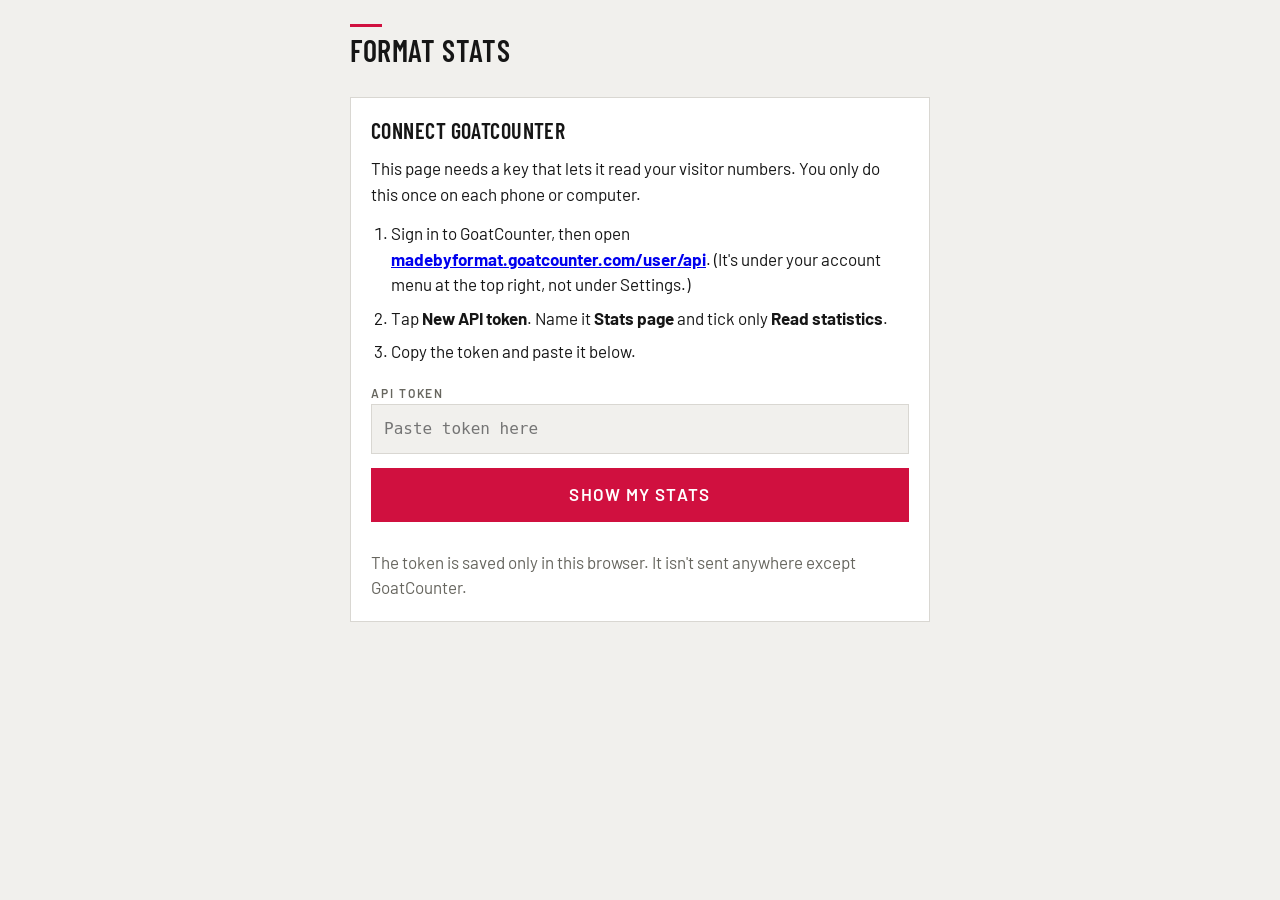
<file: stats.html>
<!DOCTYPE html>
<html lang="en">
<head>
<meta charset="utf-8">
<meta name="viewport" content="width=device-width, initial-scale=1, viewport-fit=cover">
<meta name="robots" content="noindex, nofollow">
<title>FORMAT Stats</title>
<link rel="apple-touch-icon" sizes="180x180" href="/apple-touch-icon.png">
<link rel="icon" href="/favicon.ico" sizes="any">
<meta name="apple-mobile-web-app-title" content="FORMAT Stats">
<meta name="apple-mobile-web-app-capable" content="yes">
<meta name="theme-color" content="#000000">
<link rel="preconnect" href="https://fonts.googleapis.com">
<link rel="preconnect" href="https://fonts.gstatic.com" crossorigin>
<link href="https://fonts.googleapis.com/css2?family=Barlow:wght@400;500;600&family=Barlow+Condensed:wght@500;600&display=swap" rel="stylesheet">
<!-- Private stats dashboard. Not linked from the site and not counted in analytics.
     Reads GoatCounter's API with a key that is stored only in this browser (localStorage). -->
<style>
:root{
  --paper:#F1F0ED; --card:#FFFFFF; --ink:#161616; --mute:#67665F; --line:#D9D7D2; --track:#E6E4DF; --accent:#D0103F;
  --good:#1F7A4D; --bad:#B4232C;
  --display:"Barlow Condensed","Arial Narrow",Arial,sans-serif;
  --sans:"Barlow","Helvetica Neue",Arial,sans-serif;
  color-scheme:light;
}
@media (prefers-color-scheme:dark){:root{--paper:#121212;--card:#1B1B1B;--ink:#ECEBE7;--mute:#9A9994;--line:#2C2C2C;--track:#262626;--accent:#FF2A63;--good:#4CC38A;--bad:#FF6B72;color-scheme:dark}}
*,*::before,*::after{box-sizing:border-box}
[hidden]{display:none!important}
html{-webkit-text-size-adjust:100%}
body{margin:0;background:var(--paper);color:var(--ink);font:400 17px/1.5 var(--sans);-webkit-font-smoothing:antialiased;
  padding-top:env(safe-area-inset-top,0px);padding-bottom:env(safe-area-inset-bottom,0px)}
.wrap{max-width:620px;margin:0 auto;padding-inline:20px;padding-block:24px 56px;display:grid;gap:32px}
h1,h2{font-family:var(--display);font-weight:600;text-transform:uppercase;letter-spacing:.02em;margin:0;text-wrap:balance}
h1{font-size:30px;line-height:1}
h2{font-size:22px;line-height:1.1}
p{margin:0}
.m{color:var(--mute)}
.lbl{font:600 12px/1 var(--sans);letter-spacing:.16em;text-transform:uppercase;color:var(--mute)}
button,input{font:inherit;color:inherit}
:focus-visible{outline:2px solid var(--accent);outline-offset:3px}
header{display:flex;justify-content:space-between;align-items:center;gap:12px;flex-wrap:wrap}
header .brand{display:grid;gap:8px}
.tick{display:block;width:32px;height:3px;background:var(--accent)}
.iconbtn{background:none;border:1px solid var(--line);padding:8px 12px;cursor:pointer;font-size:14px;font-weight:500;letter-spacing:.08em;text-transform:uppercase}
.ranges{display:grid;grid-template-columns:repeat(4,1fr);gap:6px}
.ranges button{background:var(--card);border:1px solid var(--line);padding:12px 4px;cursor:pointer;font-weight:500;font-size:15px}
.ranges button[aria-pressed="true"]{background:var(--ink);color:var(--paper);border-color:var(--ink)}
section{display:grid;gap:14px}
.hero{display:grid;gap:6px}
.hero b{font:600 72px/0.9 var(--display);font-variant-numeric:tabular-nums}
.delta{font-weight:500}
.delta.up{color:var(--good)} .delta.down{color:var(--bad)}
.tiles{display:grid;grid-template-columns:repeat(3,1fr);gap:8px}
.tile{background:var(--card);border:1px solid var(--line);padding:14px 12px;display:grid;gap:6px;align-content:start;min-width:0}
.tile b{font:600 40px/1 var(--display);font-variant-numeric:tabular-nums}
.tile b.word{font-size:28px;line-height:1.15;overflow-wrap:anywhere}
.tile span{font-size:14px;line-height:1.3;color:var(--mute)}
.chart{display:grid;gap:8px}
.cols{height:140px;display:flex;align-items:flex-end;gap:2px;border-bottom:1px solid var(--line);position:relative}
.cols button{flex:1 1 0;min-width:0;height:100%;background:none;border:0;padding:0;display:flex;align-items:flex-end;cursor:pointer}
.cols button i{display:block;width:100%;background:var(--accent);border-radius:4px 4px 0 0;min-height:2px;opacity:.9}
.cols button[aria-pressed="true"] i{opacity:1;outline:2px solid var(--ink);outline-offset:1px}
.cols button.zero i{background:var(--track)}
.axis{display:flex;justify-content:space-between;font-size:13px;color:var(--mute);font-variant-numeric:tabular-nums}
.readout{font-size:15px;min-height:1.5em}
.bars{list-style:none;margin:0;padding:0;display:grid;gap:14px}
.bars li{display:grid;gap:6px}
.row{display:flex;justify-content:space-between;align-items:baseline;gap:12px}
.row strong{font-weight:500;min-width:0;overflow-wrap:anywhere}
.row em{font-style:normal;font-variant-numeric:tabular-nums;font-weight:600;flex:none}
.track{height:10px;background:var(--track);border-radius:0 4px 4px 0}
.fill{height:100%;background:var(--accent);border-radius:0 4px 4px 0;min-width:2px}
.empty{color:var(--mute);font-style:italic}
.split{display:grid;grid-template-columns:1fr 1fr;gap:28px}
@media (max-width:520px){.split{grid-template-columns:1fr}}
.card{background:var(--card);border:1px solid var(--line);padding:20px;display:grid;gap:14px}
.card ol{margin:0;padding-left:20px;display:grid;gap:8px}
.card input{width:100%;padding:12px;border:1px solid var(--line);background:var(--paper);font-family:ui-monospace,Menlo,monospace;font-size:16px}
.primary{background:var(--accent);color:#fff;border:0;padding:14px;font-weight:600;letter-spacing:.08em;text-transform:uppercase;cursor:pointer}
.err{color:var(--bad);font-weight:500}
footer{font-size:14px;color:var(--mute);border-top:1px solid var(--line);padding-top:16px;display:flex;justify-content:space-between;gap:12px;flex-wrap:wrap}
footer button{background:none;border:0;padding:0;color:var(--mute);text-decoration:underline;cursor:pointer;font-size:14px}
.loading{opacity:.5;transition:opacity .2s}
@media (prefers-reduced-motion:reduce){*{transition:none!important}}
</style>
</head>
<body>
<div class="wrap">
  <header>
    <div class="brand"><span class="tick"></span><h1>FORMAT Stats</h1></div>
    <button class="iconbtn" id="refresh" type="button" hidden>Refresh</button>
  </header>

  <!-- First visit on a device: ask for a read-only GoatCounter key -->
  <section id="setup" hidden>
    <div class="card">
      <h2>Connect GoatCounter</h2>
      <p>This page needs a key that lets it read your visitor numbers. You only do this once on each phone or computer.</p>
      <ol>
        <li>Sign in to GoatCounter, then open <a href="https://madebyformat.goatcounter.com/user/api" target="_blank" rel="noopener"><b>madebyformat.goatcounter.com/user/api</b></a>. (It's under your account menu at the top right, not under Settings.)</li>
        <li>Tap <b>New API token</b>. Name it <b>Stats page</b> and tick only <b>Read statistics</b>.</li>
        <li>Copy the token and paste it below.</li>
      </ol>
      <form id="keyform">
        <label class="lbl" for="key">API token</label>
        <input id="key" type="password" autocomplete="off" autocapitalize="off" spellcheck="false" placeholder="Paste token here" required>
      </form>
      <button class="primary" id="save" type="submit" form="keyform">Show my stats</button>
      <p class="err" id="keyerr" role="alert"></p>
      <p class="m">The token is saved only in this browser. It isn't sent anywhere except GoatCounter.</p>
    </div>
  </section>

  <main id="dash" hidden>
    <div style="display:grid;gap:32px">
      <div class="ranges" role="group" aria-label="Time period">
        <button type="button" data-r="1">Today</button>
        <button type="button" data-r="7">7 days</button>
        <button type="button" data-r="30">30 days</button>
        <button type="button" data-r="90">90 days</button>
      </div>

      <section class="hero" aria-live="polite">
        <p class="lbl" id="periodLbl">Visits</p>
        <b id="visits">–</b>
        <p><span class="delta" id="delta"></span></p>
      </section>

      <section aria-label="Key numbers">
        <div class="tiles">
          <div class="tile"><b id="leads">–</b><span>contact form messages</span></div>
          <div class="tile"><b id="outbound">–</b><span>clicks to other sites</span></div>
          <div class="tile"><b class="word" id="topPage">–</b><span id="topPageLbl">most viewed page</span></div>
        </div>
      </section>

      <section class="chart">
        <h2 id="chartTitle">Visits by day</h2>
        <div class="cols" id="cols" role="group" aria-label="Visits chart"></div>
        <div class="axis"><span id="axL"></span><span id="axR"></span></div>
        <p class="readout m" id="readout">Tap a bar to see its number.</p>
      </section>

      <section>
        <h2>Pages people looked at</h2>
        <ul class="bars" id="pages"></ul>
      </section>

      <section>
        <h2>What people did</h2>
        <ul class="bars" id="events"></ul>
      </section>

      <section>
        <h2>Where they came from</h2>
        <ul class="bars" id="refs"></ul>
        <p class="m" style="font-size:15px"><b>Direct or app</b> means they typed the address, tapped a link in a text or email, or came from an app like Instagram that hides where the click came from.</p>
      </section>

      <div class="split">
        <section><h2>Devices</h2><ul class="bars" id="systems"></ul></section>
        <section><h2>Locations</h2><ul class="bars" id="locations"></ul></section>
      </div>

      <p class="err" id="err" role="alert"></p>
    </div>
  </main>

  <footer id="foot" hidden>
    <span id="updated"></span>
    <button type="button" id="forget">Disconnect this device</button>
  </footer>
</div>

<script>
(function(){
  var API='https://madebyformat.goatcounter.com/api/v0';
  var KEY_NAME='format-gc-token', RANGE_NAME='format-stats-range';
  var PAGES={'/':'Home','/index':'Home','/studio':'Studio','/archive':'Archive','/fablab':'FabLab','/contact':'Contact'};
  var $=function(id){return document.getElementById(id)};
  function store(k,v){try{if(v===undefined)return localStorage.getItem(k);if(v===null)localStorage.removeItem(k);else localStorage.setItem(k,v)}catch(e){return null}}
  var token=store(KEY_NAME), days=+(store(RANGE_NAME)||7);
  if([1,7,30,90].indexOf(days)<0)days=7;

  function iso(d){return d.toISOString().replace(/\.\d{3}Z$/,'Z')}
  function startOfDay(d){var x=new Date(d);x.setHours(0,0,0,0);return x}
  function addDays(d,n){var x=new Date(d);x.setDate(x.getDate()+n);return x}
  function fmt(n){return (n||0).toLocaleString()}
  function plural(n,one,many){return fmt(n)+' '+(n===1?one:many)}
  function pageName(p){
    var k=p.replace(/\.html$/,'').replace(/\/$/,'')||'/';
    return PAGES[k]||k;
  }

  // GoatCounter rate-limits its API, and a refused request often shows up in the browser as a
  // plain network failure, so requests go one at a time and a failed one is retried after a pause
  function wait(ms){return new Promise(function(res){setTimeout(res,ms)})}
  function get(path,params,tries){
    tries=tries||0;
    var q=Object.keys(params||{}).map(function(k){return k+'='+encodeURIComponent(params[k])}).join('&');
    return fetch(API+path+(q?'?'+q:''),{headers:{'Authorization':'Bearer '+token}}).then(function(r){
      if(r.status===401||r.status===403)throw {auth:true};
      if(r.status===429){if(tries<3)return wait(1500*(tries+1)).then(function(){return get(path,params,tries+1)});throw new Error('GoatCounter says too many requests. Wait a minute and tap Refresh.')}
      if(!r.ok)return r.text().then(function(t){throw new Error('GoatCounter returned an error ('+r.status+(t?': '+t.slice(0,160):'')+'). Try Refresh.')});
      return r.json();
    },function(e){
      if(tries<3)return wait(1500*(tries+1)).then(function(){return get(path,params,tries+1)});
      var err=new Error('Couldn\u2019t reach GoatCounter ('+(e&&e.message||'network error')+'). Check your connection and tap Refresh.');err.net=true;throw err;
    });
  }
  function inOrder(calls){
    var out=[];
    return calls.reduce(function(p,c){return p.then(function(){return get(c[0],c[1]).then(function(v){out.push(v)})})},Promise.resolve()).then(function(){return out});
  }

  // a labelled bar list; text always goes in via textContent because paths and referrers come from visitors
  function bars(el,items,emptyText){
    el.textContent='';
    if(!items.length){var li=document.createElement('li');li.className='empty';li.textContent=emptyText;el.appendChild(li);return}
    var max=Math.max.apply(null,items.map(function(i){return i.n}))||1;
    items.forEach(function(i){
      var li=document.createElement('li'),row=document.createElement('div'),s=document.createElement('strong'),e=document.createElement('em'),t=document.createElement('div'),f=document.createElement('div');
      row.className='row';t.className='track';f.className='fill';
      s.textContent=i.name;e.textContent=fmt(i.n);f.style.width=(i.n/max*100)+'%';
      row.appendChild(s);row.appendChild(e);t.appendChild(f);li.appendChild(row);li.appendChild(t);el.appendChild(li);
    });
  }

  function chart(points){
    var cols=$('cols');cols.textContent='';
    var max=Math.max.apply(null,points.map(function(p){return p.n}))||1;
    points.forEach(function(p){
      var b=document.createElement('button'),i=document.createElement('i');
      b.type='button';b.setAttribute('aria-label',p.label+': '+plural(p.n,'visit','visits'));
      if(!p.n)b.className='zero';
      i.style.height=Math.max(p.n/max*100,1.5)+'%';
      b.appendChild(i);
      b.addEventListener('click',function(){
        [].forEach.call(cols.children,function(c){c.setAttribute('aria-pressed',c===b)});
        $('readout').textContent=p.label+': '+plural(p.n,'visit','visits');
      });
      cols.appendChild(b);
    });
    $('axL').textContent=points.length?points[0].short:'';
    $('axR').textContent=points.length?points[points.length-1].short:'';
    var top=Math.max.apply(null,points.map(function(p){return p.n}).concat(0));
    $('readout').textContent=top?'Tap a bar to see its number. Busiest: '+plural(top,'visit','visits')+'.':'No visits yet in this period.';
  }

  var busy=false;
  function load(){
    if(busy)return;busy=true;
    $('err').textContent='';$('dash').classList.add('loading');
    [].forEach.call(document.querySelectorAll('.ranges button'),function(b){b.setAttribute('aria-pressed',+b.dataset.r===days)});
    var now=new Date(),end=new Date(now);end.setMinutes(0,0,0);end.setHours(end.getHours()+1);
    var start=startOfDay(addDays(now,-(days-1))),prevStart=addDays(start,-days);
    var range={start:iso(start),end:iso(end)};
    $('periodLbl').textContent=days===1?'Visits today':'Visits, last '+days+' days';
    $('chartTitle').textContent=days===1?'Visits by hour':'Visits by day';

    inOrder([
      ['/stats/total',range],
      ['/stats/total',{start:iso(prevStart),end:iso(start)}],
      ['/stats/hits',{start:range.start,end:range.end,limit:100}],
      ['/stats/toprefs',{start:range.start,end:range.end,limit:6}],
      ['/stats/systems',{start:range.start,end:range.end,limit:5}],
      ['/stats/locations',{start:range.start,end:range.end,limit:5}]
    ]).then(function(r){
      var tot=r[0],prev=r[1],hits=r[2].hits||[];
      var visits=tot.total-(tot.total_events||0),prevVisits=prev.total-(prev.total_events||0);
      $('visits').textContent=fmt(visits);
      var d=$('delta');d.className='delta';
      if(!prevVisits){d.textContent=visits?'No visits in the '+(days===1?'day':days+' days')+' before':'No visits yet in this period';}
      else{var pct=Math.round((visits-prevVisits)/prevVisits*100);
        var before=' the '+(days===1?'day':days+' days')+' before ('+fmt(prevVisits)+')';
        if(!pct)d.textContent='Same as'+before;
        else{d.textContent=(pct>0?'↑ ':'↓ ')+Math.abs(pct)+'% vs'+before;d.classList.add(pct>0?'up':'down')}}

      // pages: merge old ".html" paths with the new clean ones
      var pages={},leads=0,out={},outTotal=0,other=[];
      hits.forEach(function(h){
        if(h.event){
          if(h.path==='contact-form-sent')leads+=h.count;
          else if(h.path.indexOf('outbound/')===0){var s=h.path.slice(9);out[s]=(out[s]||0)+h.count;outTotal+=h.count}
          else other.push({name:h.title||h.path,n:h.count});
          return;
        }
        var n=pageName(h.path);pages[n]=(pages[n]||0)+h.count;
      });
      var pageList=Object.keys(pages).map(function(k){return {name:k,n:pages[k]}}).sort(function(a,b){return b.n-a.n});
      bars($('pages'),pageList,'No page visits in this period.');
      $('leads').textContent=fmt(leads);$('outbound').textContent=fmt(outTotal);
      $('topPage').textContent=pageList.length?pageList[0].name:'–';
      var ev=[];
      if(leads)ev.push({name:'Sent a contact form message',n:leads});
      Object.keys(out).sort(function(a,b){return out[b]-out[a]}).forEach(function(k){ev.push({name:'Clicked through to '+k,n:out[k]})});
      bars($('events'),ev.concat(other),'No form messages or link clicks in this period.');

      bars($('refs'),(r[3].stats||[]).map(function(s){return {name:s.name||'Direct or app',n:s.count}}),'No visits in this period.');
      bars($('systems'),(r[4].stats||[]).map(function(s){return {name:s.name||'Unknown',n:s.count}}),'No data yet.');
      bars($('locations'),(r[5].stats||[]).map(function(s){return {name:s.name||'Unknown',n:s.count}}),'No data yet.');

      // chart: hours of today, or one bar per day
      var st=tot.stats||[],pts=[];
      if(days===1){
        var today=st.length?st[st.length-1].hourly||[]:[],h=now.getHours();
        for(var i=0;i<=h;i++){var lab=new Date(2000,0,1,i).toLocaleTimeString([], {hour:'numeric'});pts.push({n:today[i]||0,label:lab,short:lab})}
      }else{
        st.forEach(function(s){var dt=new Date(s.day+'T12:00:00');pts.push({n:s.daily,label:dt.toLocaleDateString([], {weekday:'short',month:'short',day:'numeric'}),short:dt.toLocaleDateString([], {month:'short',day:'numeric'})})});
      }
      chart(pts);
      $('updated').textContent='Updated '+new Date().toLocaleTimeString([], {hour:'numeric',minute:'2-digit'});
      $('dash').classList.remove('loading');busy=false;
    }).catch(function(e){
      $('dash').classList.remove('loading');busy=false;
      if(e&&e.auth){store(KEY_NAME,null);token=null;show();$('keyerr').textContent='GoatCounter didn’t accept that token. Check it has “Read statistics” ticked and paste it again.';return}
      // show the real reason so a problem can be pinned down from a screenshot
      $('err').textContent=(e&&e.message&&/GoatCounter/.test(e.message))?e.message:'Something went wrong showing the stats ('+(e&&e.message||e)+'). Tap Refresh.';
    });
  }

  function show(){
    var on=!!token;
    $('setup').hidden=on;$('dash').hidden=!on;$('foot').hidden=!on;$('refresh').hidden=!on;
    if(on)load();
  }

  $('keyform').addEventListener('submit',function(e){
    e.preventDefault();var v=$('key').value.trim();
    if(!v){$('keyerr').textContent='Paste your token first.';return}
    token=v;store(KEY_NAME,v);$('key').value='';$('keyerr').textContent='';show();
  });
  [].forEach.call(document.querySelectorAll('.ranges button'),function(b){
    b.addEventListener('click',function(){days=+b.dataset.r;store(RANGE_NAME,String(days));load()});
  });
  $('refresh').addEventListener('click',load);
  $('forget').addEventListener('click',function(){store(KEY_NAME,null);token=null;show()});
  document.addEventListener('visibilitychange',function(){if(!document.hidden&&token)load()});
  show();
})();
</script>
</body>
</html>
</file>
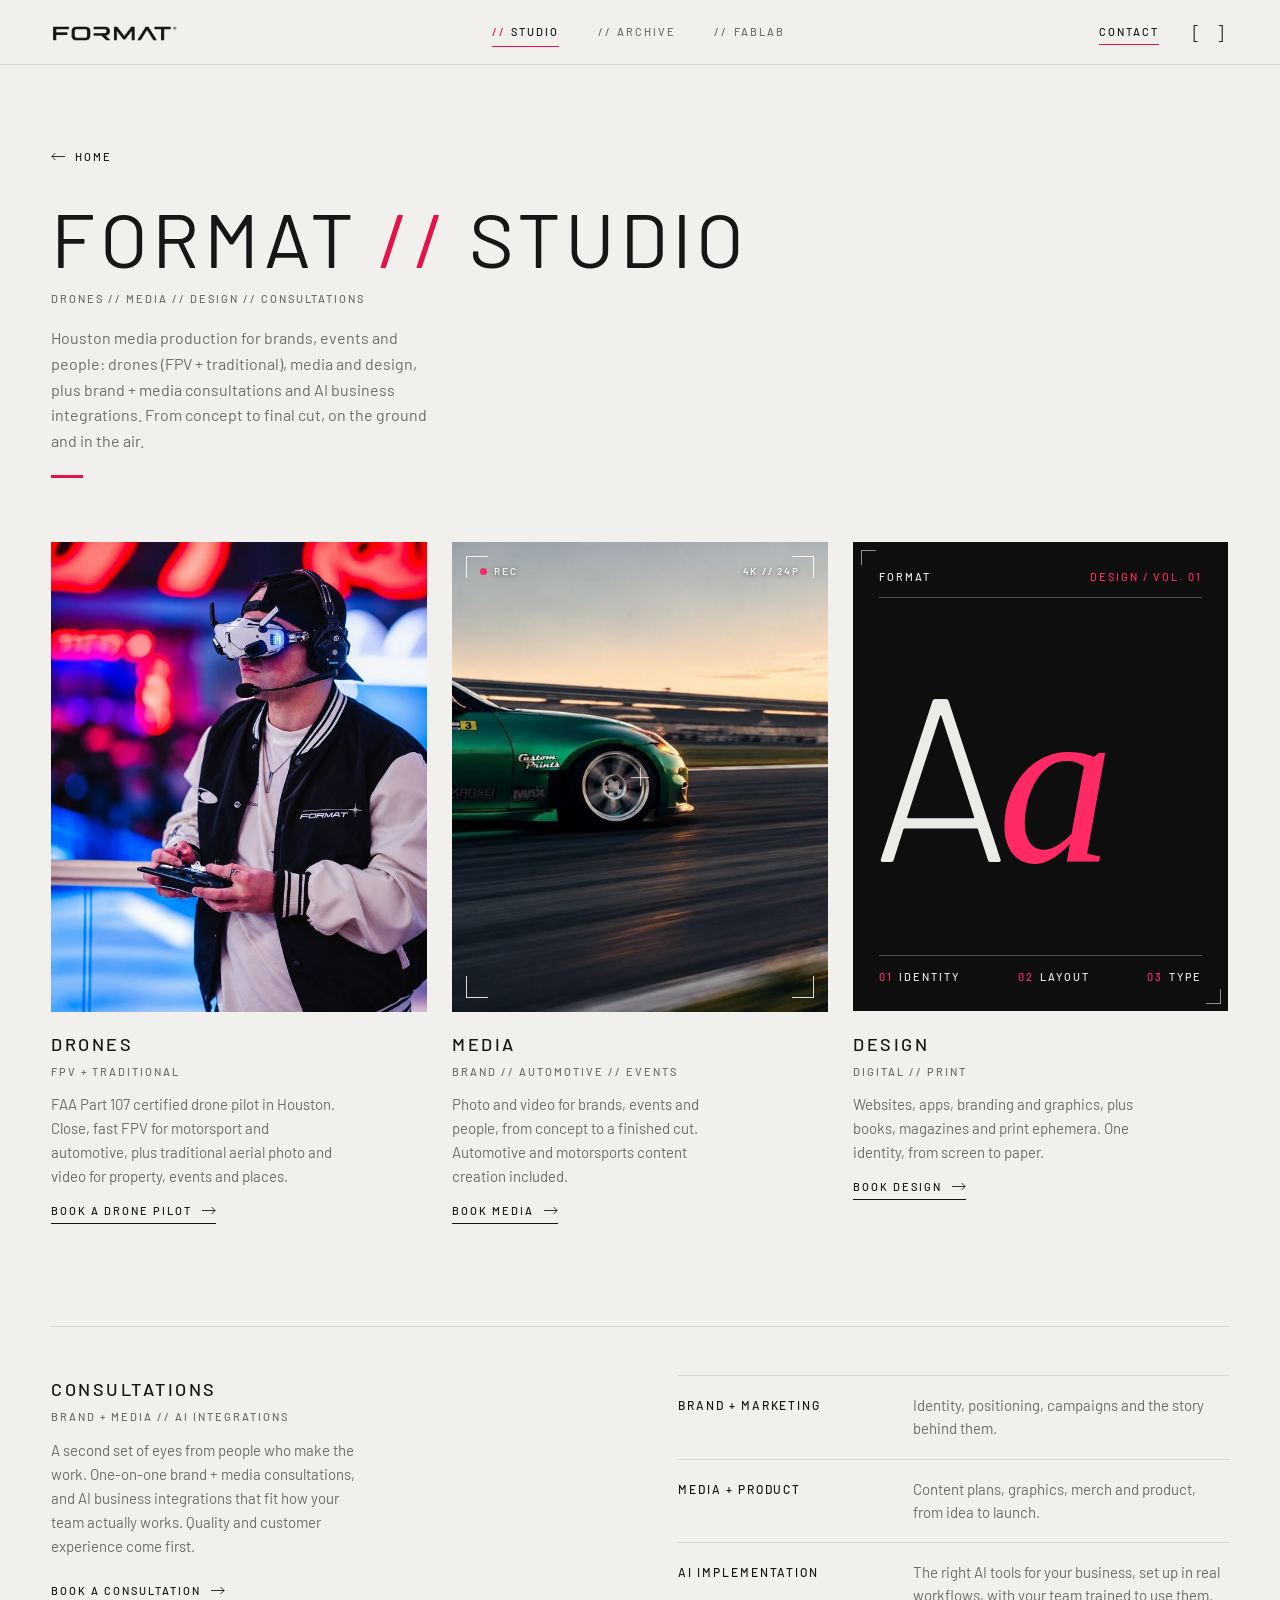
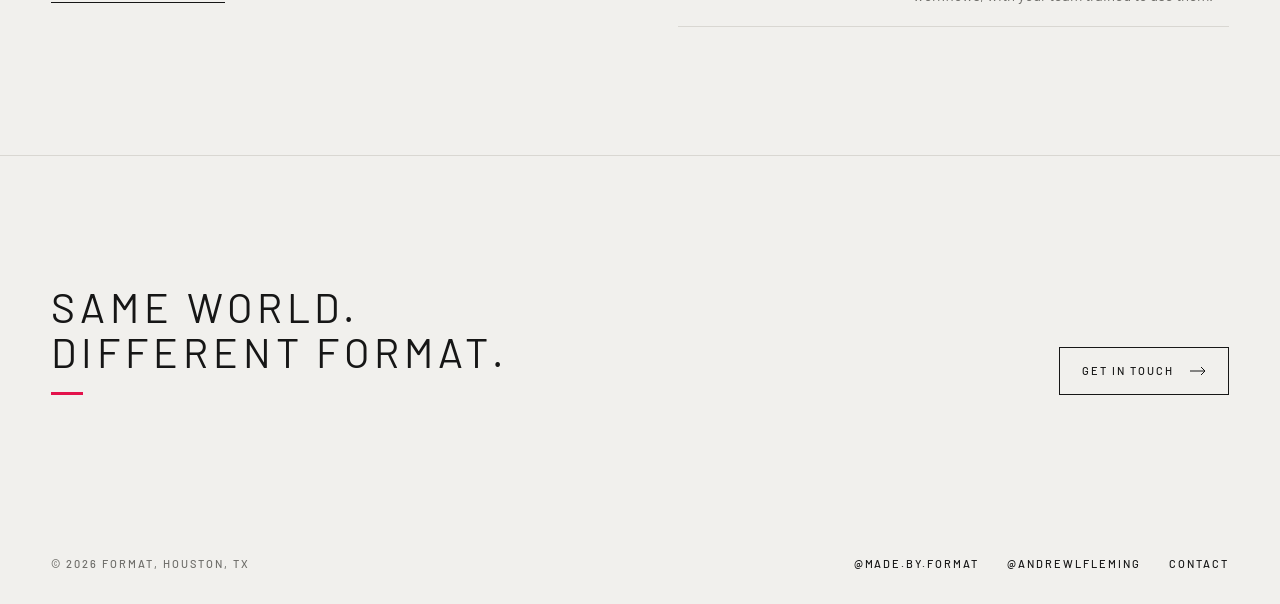
<file: studio.html>
<!DOCTYPE html>
<html lang="en">
<head>
<meta charset="utf-8">
<meta name="viewport" content="width=device-width, initial-scale=1, viewport-fit=cover">
<title>FORMAT Studio | FPV Pilot &amp; Automotive Content, Houston</title>
<link rel="apple-touch-icon" sizes="180x180" href="/apple-touch-icon.png">
<link rel="icon" type="image/png" sizes="32x32" href="/favicon-32x32.png">
<link rel="icon" type="image/png" sizes="16x16" href="/favicon-16x16.png">
<link rel="icon" href="/favicon.ico" sizes="any">
<link rel="manifest" href="/site.webmanifest">
<meta name="apple-mobile-web-app-title" content="FORMAT">
<meta name="theme-color" content="#000000">
<meta name="description" content="Houston media production: FAA Part 107 certified FPV pilot and drone pilot, automotive and motorsports content creation, photo and video for brands and events, digital and print design, plus brand + media consultations and AI business integrations.">
<link rel="canonical" href="https://madebyformat.com/studio.html">
<meta property="og:type" content="website">
<meta property="og:site_name" content="FORMAT">
<meta property="og:title" content="FORMAT Studio | FPV Pilot &amp; Automotive Content, Houston">
<meta property="og:description" content="Houston media production: FAA Part 107 certified FPV pilot and drone pilot, automotive and motorsports content creation, photo and video for brands and events, digital and print design, plus brand + media consultations and AI business integrations.">
<meta property="og:url" content="https://madebyformat.com/studio.html">
<meta property="og:image" content="https://madebyformat.com/assets/og-image-hero.jpg">
<meta property="og:image:width" content="1200">
<meta property="og:image:height" content="630">
<meta property="og:image:alt" content="FPV drone view of a green drift car trailing tire smoke through a corner at Texas Motor Speedway">
<meta name="twitter:card" content="summary_large_image">
<meta name="twitter:title" content="FORMAT Studio | FPV Pilot &amp; Automotive Content, Houston">
<meta name="twitter:description" content="Houston media production: FAA Part 107 certified FPV pilot and drone pilot, automotive and motorsports content creation, photo and video for brands and events, digital and print design, plus brand + media consultations and AI business integrations.">
<meta name="twitter:image" content="https://madebyformat.com/assets/og-image-hero.jpg">
<link rel="preconnect" href="https://fonts.googleapis.com">
<link rel="preconnect" href="https://fonts.gstatic.com" crossorigin>
<link href="https://fonts.googleapis.com/css2?family=Barlow:wght@300;400;500&display=swap" rel="stylesheet">
<style>
:root{
  --paper:#F1F0ED; --ink:#161616; --mute:#6E6D69; --line:#D9D7D2; --accent:#E3124B;
  --sans:"Barlow","DIN Alternate","Helvetica Neue",Arial,sans-serif;
  --pad:clamp(20px,4vw,56px);
  --hh:64px;
  box-sizing:border-box;
  padding-top:env(safe-area-inset-top,0px);
  padding-bottom:env(safe-area-inset-bottom,0px);
}
@media (prefers-color-scheme:dark){:root:not([data-theme="light"]){--paper:#121212;--ink:#ECEBE7;--mute:#8E8D89;--line:#2A2A2A;--accent:#FF2A63}}
:root[data-theme="dark"]{--paper:#121212;--ink:#ECEBE7;--mute:#8E8D89;--line:#2A2A2A;--accent:#FF2A63}
html{scroll-behavior:smooth;scroll-padding-top:calc(env(safe-area-inset-top,0px) + var(--hh))}
@media (prefers-reduced-motion:reduce){html{scroll-behavior:auto}*,*::before,*::after{animation:none!important;transition:none!important}}
*,*::before,*::after{box-sizing:border-box}
body{margin:0;background:var(--paper);color:var(--ink);font:400 16px/1.6 var(--sans);-webkit-font-smoothing:antialiased}
img{display:block;max-width:100%}
a{color:inherit;text-decoration:none}
:focus-visible{outline:2px solid var(--accent);outline-offset:3px}
.wrap{max-width:1280px;margin:0 auto;padding:0 var(--pad)}
.lbl{font-size:11px;letter-spacing:.18em;text-transform:uppercase;font-weight:500}
.m{color:var(--mute)}
.tick{display:block;width:32px;height:3px;background:var(--accent)}
html.theming,html.theming *{transition:background-color .35s,color .35s,border-color .35s!important}

/* header */
header{position:sticky;top:0;z-index:20;background:var(--paper);border-bottom:1px solid var(--line)}
.bar{display:flex;align-items:center;justify-content:space-between;height:64px}
.logo img{height:17px;width:auto}
.logo .lp{display:none}
@media (prefers-color-scheme:dark){:root:not([data-theme="light"]) .logo .li{display:none}:root:not([data-theme="light"]) .logo .lp{display:block}}
:root[data-theme="dark"] .logo .li{display:none}:root[data-theme="dark"] .logo .lp{display:block}
.pnav{display:flex;align-items:center;gap:clamp(18px,3vw,40px)}
.pnav a{position:relative;padding:6px 0;transition:color .3s}
.pnav .sl{color:var(--mute);margin-right:.5em;transition:color .3s}
.pnav a:hover,.pnav a[aria-current="page"]{color:var(--ink)}
.pnav a:hover .sl,.pnav a[aria-current="page"] .sl{color:var(--accent)}
.pnav a::after{content:"";position:absolute;left:0;right:0;bottom:0;height:1px;background:var(--accent);transform:scaleX(0);transform-origin:left;transition:transform .5s cubic-bezier(.77,0,.18,1)}
.pnav a[aria-current="page"]::after{transform:scaleX(1)}
.pnav a:not([aria-current]){color:var(--mute)}
.hr{display:flex;align-items:center;gap:clamp(16px,2.4vw,28px)}
.cta{border-bottom:1px solid var(--accent);padding:4px 0}
.cta:hover{color:var(--accent)}
.sl{color:var(--accent)}
.brk{white-space:nowrap;border:0;background:none;color:inherit;font:300 20px var(--sans);letter-spacing:.3em;padding:4px 0 4px .3em;cursor:pointer}
.brk:hover{color:var(--accent)}

/* hero */
.frame{position:relative;height:calc(100svh - var(--hh));min-height:520px;max-height:900px;background:#0E0E0E;overflow:hidden;color:#F4F3EF}
.media{position:absolute;inset:0;isolation:isolate;overflow:hidden;background:#0E0E0E}
.layer{position:absolute;inset:0;width:100%;height:100%;object-fit:cover;z-index:0;opacity:0;clip-path:inset(0);will-change:clip-path,transform}
.media picture{display:contents}
#heroVid{object-position:50% 42%}#heroImg{object-position:50% 45%}
.layer.cur{z-index:1;opacity:1}
.layer.enter{z-index:2;opacity:1;clip-path:inset(50% 0 50% 0);transform:scale(1.1)}
.layer.enter.go{clip-path:inset(0 0 0 0);transform:scale(1);transition:clip-path .95s cubic-bezier(.77,0,.18,1),transform 1.4s cubic-bezier(.16,1,.3,1)}
.layer.cur.leave{transform:scale(1.04);filter:brightness(.45) saturate(.6);transition:transform 1.2s cubic-bezier(.16,1,.3,1),filter .9s cubic-bezier(.77,0,.18,1)}
.shut{position:absolute;inset:0;pointer-events:none;z-index:1}
.shut i{position:absolute;left:0;right:0;top:50%;height:1px;background:var(--accent);opacity:0;transform:scaleX(0)}
.frame.sw .shut i{opacity:1;transform:scaleX(1);transition:transform .4s cubic-bezier(.16,1,.3,1)}
.frame.sw.go .shut i{opacity:0;transition:top .95s cubic-bezier(.77,0,.18,1),transform .4s cubic-bezier(.16,1,.3,1),opacity .35s .75s}
.frame.sw.go .shut i:first-child{top:0}.frame.sw.go .shut i:last-child{top:calc(100% - 1px)}
.mode{position:absolute;right:24px;top:50%;transform:translateY(-50%);z-index:3;display:flex;flex-direction:column;gap:6px}
.mode button{writing-mode:vertical-rl;background:none;border:0;color:rgba(255,255,255,.5);padding:14px 10px;cursor:pointer;font-family:var(--sans);transition:color .5s}
.mode button:hover,.mode button[aria-pressed="true"]{color:#fff}
.mi{position:absolute;left:0;top:0;width:2px;background:var(--accent);transition:transform .7s cubic-bezier(.77,0,.18,1),height .7s cubic-bezier(.77,0,.18,1)}
.frame.still .vp{opacity:0;pointer-events:none}
.vp{transition:opacity .5s}
.vp{position:absolute;top:56px;right:24px;z-index:3;background:none;border:0;color:rgba(255,255,255,.75);padding:6px 0;cursor:pointer;font-family:var(--sans)}
.vp:hover{color:#fff}
.scrim{position:absolute;inset:0;background:linear-gradient(0deg,rgba(0,0,0,.6),rgba(0,0,0,0) 55%)}
.c{position:absolute;width:22px;height:22px;border:0 solid rgba(255,255,255,.75)}
.tl{top:24px;left:24px;border-top-width:1px;border-left-width:1px}.tr{top:24px;right:24px;border-top-width:1px;border-right-width:1px}
.bl{bottom:24px;left:24px;border-bottom-width:1px;border-left-width:1px}.br{bottom:24px;right:24px;border-bottom-width:1px;border-right-width:1px}
.hero-copy{position:absolute;left:var(--pad);right:var(--pad);bottom:clamp(48px,8vh,88px);display:flex;justify-content:space-between;align-items:flex-end;gap:24px;flex-wrap:wrap;z-index:2}
h1{margin:0 0 22px;font-size:clamp(40px,6.4vw,96px);line-height:1;font-weight:500;letter-spacing:.03em;text-transform:uppercase}
.vf{position:absolute;left:50%;top:50%;transform:translate(-50%,-50%);border:1px solid rgba(255,255,255,.85);box-shadow:0 0 0 200vmax rgba(0,0,0,.5);transition:width .5s,height .5s,opacity .4s;opacity:0;pointer-events:none;z-index:1}
.frame[data-ar] .vf{opacity:1}
.ratios{display:flex;gap:4px}
.ratios button{background:rgba(0,0,0,.35);border:1px solid rgba(255,255,255,.35);color:#fff;font:500 11px var(--sans);letter-spacing:.12em;padding:8px 10px;cursor:pointer}
.ratios button[aria-pressed="true"]{background:var(--accent);border-color:var(--accent)}

/* sections */
section.block{padding:clamp(64px,10vw,128px) 0;border-bottom:1px solid var(--line)}
h2{margin:0;font-size:clamp(26px,3.2vw,42px);line-height:1.1;font-weight:400;letter-spacing:.12em;text-transform:uppercase}
.head{display:flex;justify-content:space-between;align-items:baseline;gap:16px;margin-bottom:clamp(28px,4vw,48px)}
.grid3{display:grid;grid-template-columns:repeat(3,1fr);gap:clamp(16px,2vw,28px)}
.ph{position:relative;overflow:hidden;background:#0E0E0E}
.ph img{width:100%;height:100%;object-fit:cover;transition:transform .6s}
a:hover .ph img{transform:scale(1.03)}
.ed{container-type:inline-size;color:#ECEBE7;background:#0E0E0E}
.edi{position:absolute;inset:0;display:flex;flex-direction:column;justify-content:space-between;padding:7cqw}
.ed span,.ed b{font-size:max(10px,2.9cqw);letter-spacing:.18em;text-transform:uppercase;font-weight:500}
.edt{display:flex;justify-content:space-between;padding-bottom:3cqw;border-bottom:1px solid rgba(236,235,231,.28)}
.edt span:last-child{color:#FF2A63}
.edg{display:flex;align-items:baseline;line-height:.8;margin:0 -2cqw}
.edg span{letter-spacing:0;text-transform:none;font-size:62cqw;font-weight:300;line-height:.8}
.edg .edb{font:italic 400 62cqw/.8 Georgia,"Times New Roman",serif;color:#FF2A63;margin-left:-3cqw;transition:transform .6s}
a:hover .edb{transform:translateX(3cqw)}
.edf{display:flex;justify-content:space-between;padding-top:3cqw;border-top:1px solid rgba(236,235,231,.28)}
.edf b{color:#FF2A63;margin-right:1.6cqw}
.ed .c{position:absolute;width:4cqw;height:4cqw;border:0 solid rgba(236,235,231,.6)}
.ed .tl{top:2cqw;left:2cqw;border-top-width:1px;border-left-width:1px}
.ed .br{bottom:2cqw;right:2cqw;border-bottom-width:1px;border-right-width:1px}
.div .ph{aspect-ratio:4/5}
.grid3.two{grid-template-columns:repeat(2,minmax(0,1fr))}
.two .ph{aspect-ratio:4/3}
.div .act{margin-top:14px;display:inline-flex;gap:10px;align-items:center;border-bottom:1px solid currentColor;padding-bottom:3px}
a:hover .act{color:var(--accent)}
.div p{margin:12px 0 0;color:var(--mute);max-width:36ch;font-size:15px;line-height:1.6}
.div h3{margin:18px 0 4px;font-size:18px;font-weight:500;letter-spacing:.14em;text-transform:uppercase}
.work .ph{aspect-ratio:3/2}
.work .cap{display:flex;justify-content:space-between;gap:12px;padding-top:12px}

/* about */
.about{display:grid;grid-template-columns:1fr 1fr;gap:clamp(32px,6vw,96px);align-items:center}
.about .ph{aspect-ratio:4/5}
.about p{max-width:42ch;color:var(--mute);margin:24px 0 0}

/* contact */
.contact{display:grid;grid-template-columns:1fr 1fr;gap:clamp(32px,6vw,96px)}
.contact h2{margin-bottom:24px}
form{display:grid;gap:18px}
input,textarea{width:100%;font:400 16px var(--sans);color:var(--ink);background:transparent;border:0;border-bottom:1px solid var(--line);padding:10px 0;border-radius:0}
textarea{min-height:80px;resize:vertical}
input:focus,textarea:focus{outline:none;border-bottom-color:var(--accent)}
.btn{justify-self:start;display:inline-flex;gap:16px;align-items:center;border:1px solid var(--ink);background:none;color:inherit;padding:14px 22px;cursor:pointer}
.btn:hover{background:var(--ink);color:var(--paper)}
.sent{min-height:1.2em}

/* footer */
footer .wrap{display:flex;justify-content:space-between;align-items:center;gap:20px;flex-wrap:wrap;padding-top:32px;padding-bottom:32px}
footer .links{display:flex;gap:28px}
footer a:hover{color:var(--accent)}

/* gallery */
.more{display:inline-flex;gap:10px;align-items:center;border-bottom:1px solid currentColor;padding-bottom:3px}
.more:hover,.back:hover{color:var(--accent)}
body.g main{display:none}
body.g .gallery{display:block}
.gallery{padding:clamp(40px,6vw,80px) 0 clamp(64px,10vw,128px)}
.ghead{margin-bottom:clamp(32px,5vw,64px)}
.ghead h2{font-size:clamp(40px,6vw,88px);letter-spacing:.06em;margin:28px 0 14px}
.ghead p{margin:0 0 22px}
.back{display:inline-flex;gap:10px;align-items:center}
.gbar{position:sticky;top:var(--hh);z-index:10;background:var(--paper);display:flex;justify-content:space-between;align-items:center;gap:16px;padding:14px 0;margin-bottom:clamp(14px,2vw,24px);border-bottom:1px solid var(--line)}
.chips{display:flex;gap:clamp(16px,3vw,32px)}
.chip{background:none;border:0;border-bottom:1px solid transparent;color:var(--mute);padding:4px 0;cursor:pointer;font-family:var(--sans)}
.chip:hover{color:var(--ink)}
.chip[aria-pressed="true"]{color:var(--ink);border-bottom-color:var(--accent)}
.grid{--cols:4;--ar:1/1;display:grid;grid-template-columns:repeat(var(--cols),1fr);gap:clamp(6px,.9vw,12px)}
.grid[data-f="landscape"]{--ar:3/2}.grid[data-f="portrait"]{--ar:2/3}
.gi{display:block;width:100%;aspect-ratio:var(--ar);padding:0;border:0;background:#0E0E0E;cursor:zoom-in;overflow:hidden}
.gi[hidden]{display:none}
.gi img{width:100%;height:100%;object-fit:cover;transition:transform .6s}
.gi:hover img{transform:scale(1.03)}
.empty{padding:clamp(48px,8vw,96px) 0;max-width:36ch}
.empty[hidden]{display:none}
.gright{display:flex;align-items:center;gap:clamp(12px,2vw,20px)}
.zoom{display:flex;gap:2px}
.gbar .lbl{white-space:nowrap}
@media (max-width:520px){#gCount{display:none}.chips{gap:14px}.gbar{gap:8px}}
.zoom button{width:28px;height:28px;background:none;border:0;color:var(--mute);font:300 18px/1 var(--sans);cursor:pointer;padding:0}
.zoom button:hover:not(:disabled){color:var(--accent)}
.zoom button:disabled{color:var(--line);cursor:default}
.lb{position:fixed;inset:0;z-index:50;background:#080808;display:flex;align-items:center;justify-content:center;padding:calc(64px + env(safe-area-inset-top,0px)) clamp(12px,6vw,96px) calc(96px + env(safe-area-inset-bottom,0px));color:#EDECE8}
.lb[hidden]{display:none}
.lb img{max-width:100%;max-height:100%;object-fit:contain}
.lbc{position:absolute;top:calc(26px + env(safe-area-inset-top,0px));left:clamp(16px,4vw,40px)}
.lbx{position:absolute;top:calc(18px + env(safe-area-inset-top,0px));right:clamp(16px,4vw,40px);background:none;border:0;color:inherit;cursor:pointer;padding:8px}
.lbn{position:absolute;top:50%;transform:translateY(-50%);background:none;border:0;color:inherit;cursor:pointer;padding:18px}
.lbn:hover,.lbx:hover{color:var(--accent)}
.prev{left:4px}.next{right:4px}
.lbbar{position:absolute;left:clamp(16px,4vw,40px);right:clamp(16px,4vw,40px);bottom:calc(22px + env(safe-area-inset-bottom,0px));display:flex;justify-content:space-between;align-items:center;gap:12px 24px;flex-wrap:wrap}
.lbt{font-size:13px}
.lbact{display:flex;gap:8px}
.lbb,.lbfav{background:none;border:1px solid rgba(255,255,255,.35);color:inherit;padding:12px 16px;cursor:pointer;font-family:var(--sans)}
.lbfav{width:44px;padding:0;display:grid;place-items:center}
.lbb:hover,.lbfav:hover{border-color:var(--accent);color:var(--accent)}
.lbfav[aria-pressed="true"]{color:var(--accent);border-color:var(--accent)}
.lbfav[aria-pressed="true"] svg{fill:currentColor}
body.lock{overflow:hidden}
@media (max-width:820px){
  .lb{padding-bottom:calc(132px + env(safe-area-inset-bottom,0px))}
  .lbbar{flex-direction:column;align-items:stretch}
  .lbb{flex:1;padding:12px 6px;white-space:nowrap;letter-spacing:.12em}
  .lbn{padding:12px}
}

@media (max-width:820px){
  .grid3,.grid3.two{grid-template-columns:1fr}
  .work .grid3{grid-template-columns:1fr 1fr}
  .div .ph{aspect-ratio:4/3}
  .about,.contact{grid-template-columns:1fr}
  #heroVid{object-position:50% 40%}#heroImg{object-position:62% 45%}
  .mode{right:12px}.mode button{padding:12px 8px}
  .vp{top:40px;right:16px}
  .scrim{background:linear-gradient(0deg,rgba(0,0,0,.7),rgba(0,0,0,0) 60%),linear-gradient(180deg,rgba(0,0,0,.35),rgba(0,0,0,0) 20%)}
  .c{width:16px;height:16px}.tl,.tr{top:16px}.bl,.br{bottom:16px}.tl,.bl{left:16px}.tr,.br{right:16px}
}
@media (max-width:640px){
  :root{--hh:108px}
  #heroImg{object-position:50% 40%}
  .bar{flex-wrap:wrap;height:auto}
  .bar>.logo{height:60px;display:flex;align-items:center}
  .hr{height:60px}
  .pnav{order:3;width:100%;justify-content:space-between;height:48px;border-top:1px solid var(--line)}
}
@media (max-width:480px){.logo img{height:13px}.brk{font-size:17px;letter-spacing:.2em}.work .grid3{grid-template-columns:1fr}}

/* two-link cards */
.acts{display:flex;gap:24px;flex-wrap:wrap}
.card a:hover .ph img{transform:scale(1.03)}
.act:hover{color:var(--accent)}
body.a main{display:none}
body.a .aipage{display:block}
.aipage{padding:clamp(40px,6vw,80px) 0 clamp(64px,10vw,128px)}
.aipage .ghead h2 .sl{color:var(--accent)}
.aipage .ghead p{max-width:44ch}
.aigrid{display:grid;grid-template-columns:repeat(3,1fr);gap:clamp(16px,2vw,28px)}
.aigrid figure{margin:0}
.slot{aspect-ratio:4/5;border:1px solid var(--line);display:grid;place-items:center;position:relative}
.slot::before,.slot::after{content:"";position:absolute;width:14px;height:14px;border:0 solid var(--mute)}
.slot::before{top:12px;left:12px;border-top-width:1px;border-left-width:1px}
.slot::after{bottom:12px;right:12px;border-bottom-width:1px;border-right-width:1px}
.slot span{font-size:clamp(28px,3vw,40px);font-weight:300;letter-spacing:.12em;color:var(--line)}
.aigrid .cap{display:flex;justify-content:space-between;gap:12px;padding-top:12px}
.aifoot{margin-top:clamp(40px,6vw,72px);display:flex;justify-content:space-between;gap:16px;flex-wrap:wrap;border-top:1px solid var(--line);padding-top:20px}
@media (max-width:820px){.aigrid{grid-template-columns:1fr 1fr 1fr;gap:8px}.aigrid .cap span:last-child{display:none}.aigrid .cap{font-size:9px}}
@media (max-width:480px){.aigrid{grid-template-columns:1fr}.aigrid .cap span:last-child{display:inline}.aigrid .cap{font-size:11px}}

/* pillar pages */
body.sub main{display:none}
.page{padding:clamp(40px,6vw,80px) 0 clamp(64px,10vw,128px)}
.ghead h2 .sl{color:var(--accent)}
.page .ghead h2{margin-bottom:10px}
.page .ghead p{max-width:44ch;margin:18px 0 22px}
.page .slot{aspect-ratio:auto;height:100%;border:0;background:#0E0E0E}
.page .slot span{color:#3A3A3A}.page .slot b{font-weight:300}
.pfoot{margin-top:clamp(40px,6vw,72px)}.pfoot:empty{display:none}
.pfoot .btn{text-decoration:none}
/* studio advisory band */
.adv{margin-top:clamp(56px,8vw,112px);padding-top:clamp(28px,4vw,48px);border-top:1px solid var(--line);display:grid;grid-template-columns:1fr 1fr;gap:clamp(28px,6vw,96px)}
.adv h3{margin:0 0 4px;font-size:18px;font-weight:500;letter-spacing:.14em;text-transform:uppercase}
.adv p{margin:12px 0 18px;color:var(--mute);max-width:40ch;font-size:15px;line-height:1.6}
.adv .act{display:inline-flex;gap:10px;align-items:center;border-bottom:1px solid currentColor;padding-bottom:3px}
.advl{list-style:none;margin:0;padding:0;border-top:1px solid var(--line)}
.advl li{display:grid;grid-template-columns:minmax(150px,.8fr) 1.2fr;gap:8px 24px;padding:18px 0;border-bottom:1px solid var(--line)}
.advl li span:first-child{font-size:12px;letter-spacing:.16em;text-transform:uppercase;font-weight:500;padding-top:2px}
.advl li .m{font-size:15px;line-height:1.55}
@media (max-width:820px){.adv{grid-template-columns:1fr}.advl li{grid-template-columns:1fr}}
/* viewfinder overlay on the Video card */
.vfo{position:absolute;inset:0;pointer-events:none;color:#fff;font:500 10px/1 var(--sans);letter-spacing:.18em;text-shadow:0 1px 4px rgba(0,0,0,.55)}
.vfo .c{position:absolute;width:22px;height:22px;border:0 solid rgba(255,255,255,.85)}
.vfo .tl{top:14px;left:14px;border-top-width:1px;border-left-width:1px}
.vfo .tr{top:14px;right:14px;border-top-width:1px;border-right-width:1px}
.vfo .bl{bottom:14px;left:14px;border-bottom-width:1px;border-left-width:1px}
.vfo .br{bottom:14px;right:14px;border-bottom-width:1px;border-right-width:1px}
.vfo .rec,.vfo .fmt{position:absolute}
.vfo .rec{top:24px;left:28px;display:flex;align-items:center;gap:7px}
.vfo .rec b{width:7px;height:7px;border-radius:50%;background:#FF2A63;animation:recb 1.2s steps(1) infinite}
.vfo .fmt{top:24px;right:28px}
.vfo .x{position:absolute;left:50%;top:50%;width:18px;height:18px;transform:translate(-50%,-50%)}
.vfo .x::before,.vfo .x::after{content:"";position:absolute;background:rgba(255,255,255,.7)}
.vfo .x::before{left:50%;top:0;bottom:0;width:1px}
.vfo .x::after{top:50%;left:0;right:0;height:1px}
@keyframes recb{50%{opacity:0}}
@media (prefers-reduced-motion:reduce){.vfo .rec b{animation:none}}
/* closing line on every page, links to Contact */
.closer{padding:clamp(64px,10vw,128px) 0;border-top:1px solid var(--line)}
.closer .wrap{display:flex;justify-content:space-between;align-items:flex-end;gap:28px;flex-wrap:wrap}
.closer .ch{margin:0 0 18px;font-size:clamp(26px,3.2vw,42px);line-height:1.1;font-weight:400;letter-spacing:.12em;text-transform:uppercase}
.gt{display:inline-flex;gap:16px;align-items:center;border:1px solid var(--ink);padding:14px 22px;color:inherit}
.gt:hover{background:var(--ink);color:var(--paper)}
</style>
<link rel="stylesheet" href="/fx.css">
<script src="/fx.js"></script>
<script src="/analytics.js" defer></script>
</head>
<body>

<header>
  <div class="wrap bar">
    <a class="logo" href="index.html" aria-label="FORMAT home"><img class="li" src="assets/2a49f35d6b.png" alt="FORMAT"><img class="lp" src="assets/de76567afb.png" alt=""></a>
    <nav class="lbl pnav" aria-label="Main"><a href="#top" aria-current="page"><span class="sl">//</span>Studio</a><a href="archive.html"><span class="sl">//</span>Archive</a><a href="fablab.html"><span class="sl">//</span>FabLab</a></nav>
    <div class="hr"><a class="lbl cta" href="contact.html">Contact</a><button class="brk" id="themeBtn" type="button" aria-label="Switch to light theme" title="Switch theme">[ ]</button></div>
  </div>
</header>

<main id="top">
<section class="page" id="studio" aria-labelledby="studioH">
  <div class="wrap">
    <div class="ghead">
      <a class="lbl back" href="index.html"><svg width="14" height="9" viewBox="0 0 16 10" fill="none" stroke="currentColor"><path d="M16 5H1M5 1L1 5l4 4"/></svg> Home</a>
      <h2 id="studioH">Format <span class="sl">//</span> Studio</h2>
      <div class="lbl m">Drones // Media // Design // Consultations</div>
      <p class="m">Houston media production for brands, events and people: drones (FPV + traditional), media and design, plus brand + media consultations and AI business integrations. From concept to final cut, on the ground and in the air.</p>
      <span class="tick"></span>
    </div>
    <div class="grid3 div"><a href="contact.html#s=drones"><div class="ph"><img src="assets/4cd71a82df.jpg" alt="FPV pilot in goggles and headset, wearing a FORMAT varsity jacket, flying with a radio controller under red and blue neon" loading="lazy" style="object-position:50% 30%"></div><h3>Drones</h3><div class="lbl m">FPV + Traditional</div><p>FAA Part 107 certified drone pilot in Houston. Close, fast FPV for motorsport and automotive, plus traditional aerial photo and video for property, events and places.</p><div class="lbl act">Book a drone pilot <svg width="14" height="9" viewBox="0 0 16 10" fill="none" stroke="currentColor"><path d="M0 5h15M11 1l4 4-4 4"/></svg></div></a><a href="contact.html#s=media"><div class="ph vf-on"><img src="assets/07e31d1d4d.jpg" alt="Green drift car at speed along a track at golden hour" loading="lazy"><div class="vfo" aria-hidden="true"><i class="c tl"></i><i class="c tr"></i><i class="c bl"></i><i class="c br"></i><span class="rec"><b></b>REC</span><span class="fmt">4K // 24P</span><span class="x"></span></div></div><h3>Media</h3><div class="lbl m">Brand // Automotive // Events</div><p>Photo and video for brands, events and people, from concept to a finished cut. Automotive and motorsports content creation included.</p><div class="lbl act">Book media <svg width="14" height="9" viewBox="0 0 16 10" fill="none" stroke="currentColor"><path d="M0 5h15M11 1l4 4-4 4"/></svg></div></a><a href="contact.html#s=design"><div class="ph ed" aria-hidden="true"><div class="edi"><div class="edt"><span>Format</span><span>Design / Vol. 01</span></div><div class="edg"><span class="eda">A</span><span class="edb">a</span></div><div class="edf"><span><b>01</b>Identity</span><span><b>02</b>Layout</span><span><b>03</b>Type</span></div></div><i class="c tl"></i><i class="c br"></i></div><h3>Design</h3><div class="lbl m">Digital // Print</div><p>Websites, apps, branding and graphics, plus books, magazines and print ephemera. One identity, from screen to paper.</p><div class="lbl act">Book design <svg width="14" height="9" viewBox="0 0 16 10" fill="none" stroke="currentColor"><path d="M0 5h15M11 1l4 4-4 4"/></svg></div></a></div>
    <div class="adv" aria-labelledby="advH">
      <div>
        <h3 id="advH">Consultations</h3>
        <div class="lbl m">Brand + Media // AI Integrations</div>
        <p>A second set of eyes from people who make the work. One-on-one brand + media consultations, and AI business integrations that fit how your team actually works. Quality and customer experience come first.</p>
        <a class="lbl act" href="contact.html#s=advisory">Book a consultation <svg width="14" height="9" viewBox="0 0 16 10" fill="none" stroke="currentColor"><path d="M0 5h15M11 1l4 4-4 4"/></svg></a>
      </div>
      <ul class="advl">
        <li><span>Brand + marketing</span><span class="m">Identity, positioning, campaigns and the story behind them.</span></li>
        <li><span>Media + product</span><span class="m">Content plans, graphics, merch and product, from idea to launch.</span></li>
        <li><span>AI implementation</span><span class="m">The right AI tools for your business, set up in real workflows, with your team trained to use them.</span></li>
      </ul>
    </div>
  </div>
</section>

<section class="closer" aria-label="Contact"><div class="wrap"><div><h2 class="ch">Same world.<br>Different format.</h2><span class="tick"></span></div><a class="gt lbl" href="contact.html">Get in touch <svg width="16" height="10" viewBox="0 0 16 10" fill="none" stroke="currentColor"><path d="M0 5h15M11 1l4 4-4 4"/></svg></a></div></section>
</main>

<footer>
  <div class="wrap lbl">
    <span class="m">© 2026 FORMAT, Houston, TX</span>
    <div class="links">
      <a href="https://www.instagram.com/made.by.format/" target="_blank" rel="noopener">@made.by.format</a>
      <a href="https://www.instagram.com/andrewlfleming/" target="_blank" rel="noopener">@andrewlfleming</a>
      <a href="contact.html">Contact</a>
    </div>
  </div>
</footer>

<script>
(function(){
  // [ ] toggles light / dark and remembers the choice
  var root=document.documentElement,tb=document.getElementById('themeBtn'),mq=window.matchMedia('(prefers-color-scheme: dark)');
  function themeNow(){return root.getAttribute('data-theme')||(mq.matches?'dark':'light')}
  function label(){tb.setAttribute('aria-label','Switch to '+(themeNow()==='dark'?'light':'dark')+' theme')}
  try{var s=localStorage.getItem('format-theme');if(s)root.setAttribute('data-theme',s)}catch(e){}
  label();
  tb.addEventListener('click',function(){
    var next=themeNow()==='dark'?'light':'dark';
    root.classList.add('theming');root.setAttribute('data-theme',next);label();
    try{localStorage.setItem('format-theme',next)}catch(e){}
    setTimeout(function(){root.classList.remove('theming')},400);
  });
  if(mq.addEventListener)mq.addEventListener('change',label);

  // links to the other FORMAT pages open at the top level
  function go(u){try{window.top.location.href=u}catch(e){window.open(u,'_blank','noopener')}}
  [].slice.call(document.querySelectorAll('a[data-ext]')).forEach(function(a){a.addEventListener('click',function(e){e.preventDefault();go(a.href)})});
})();
</script>
</body>
</html>
</file>
<file: fx.css>
/* FORMAT brand motion: bracket hovers, viewfinder cursor.
   Everything here is skipped for visitors who prefer reduced motion. */

/* ---- bracket hover on text links ---- */
@media (hover:hover){
  .act,.cta{position:relative}
  .act::before,.act::after,.cta::before,.cta::after{position:absolute;top:50%;margin-top:-.62em;line-height:1.1;font-size:15px;font-weight:300;letter-spacing:0;color:var(--accent);opacity:0;transition:opacity .3s,transform .4s cubic-bezier(.2,.7,.2,1);pointer-events:none}
  .act::before,.cta::before{content:"[";left:-17px;transform:translateX(7px)}
  .act::after,.cta::after{content:"]";right:-17px;transform:translateX(-7px)}
  a:hover .act::before,a:hover .act::after,.act:hover::before,.act:hover::after,.cta:hover::before,.cta:hover::after{opacity:1;transform:none}
}

/* ---- viewfinder cursor over linked photos (mouse only) ---- */
.fx-cur{position:fixed;left:0;top:0;width:0;height:0;z-index:9998;pointer-events:none}
.fx-cur .bx{position:absolute;left:-30px;top:-30px;width:60px;height:60px;color:#fff;mix-blend-mode:difference;opacity:0;transform:scale(1.7);transition:opacity .25s,transform .45s cubic-bezier(.2,.7,.2,1)}
.fx-cur.on .bx{opacity:1;transform:none}
.fx-cur i{position:absolute;width:14px;height:14px;border:0 solid currentColor}
.fx-cur .tl{top:0;left:0;border-top-width:1px;border-left-width:1px}
.fx-cur .tr{top:0;right:0;border-top-width:1px;border-right-width:1px}
.fx-cur .bl{bottom:0;left:0;border-bottom-width:1px;border-left-width:1px}
.fx-cur .br{bottom:0;right:0;border-bottom-width:1px;border-right-width:1px}
.fx-cur .t{position:absolute;left:0;right:0;top:50%;margin-top:-5px;text-align:center;font:500 9px/1 var(--sans,Arial,sans-serif);letter-spacing:.3em;text-indent:.3em;text-transform:uppercase}
html.fx-cur-on a .ph{cursor:none}

@media (prefers-reduced-motion:reduce){
  .fx-cur{display:none}
  .act::before,.act::after,.cta::before,.cta::after{transition:none}
}
</file>
